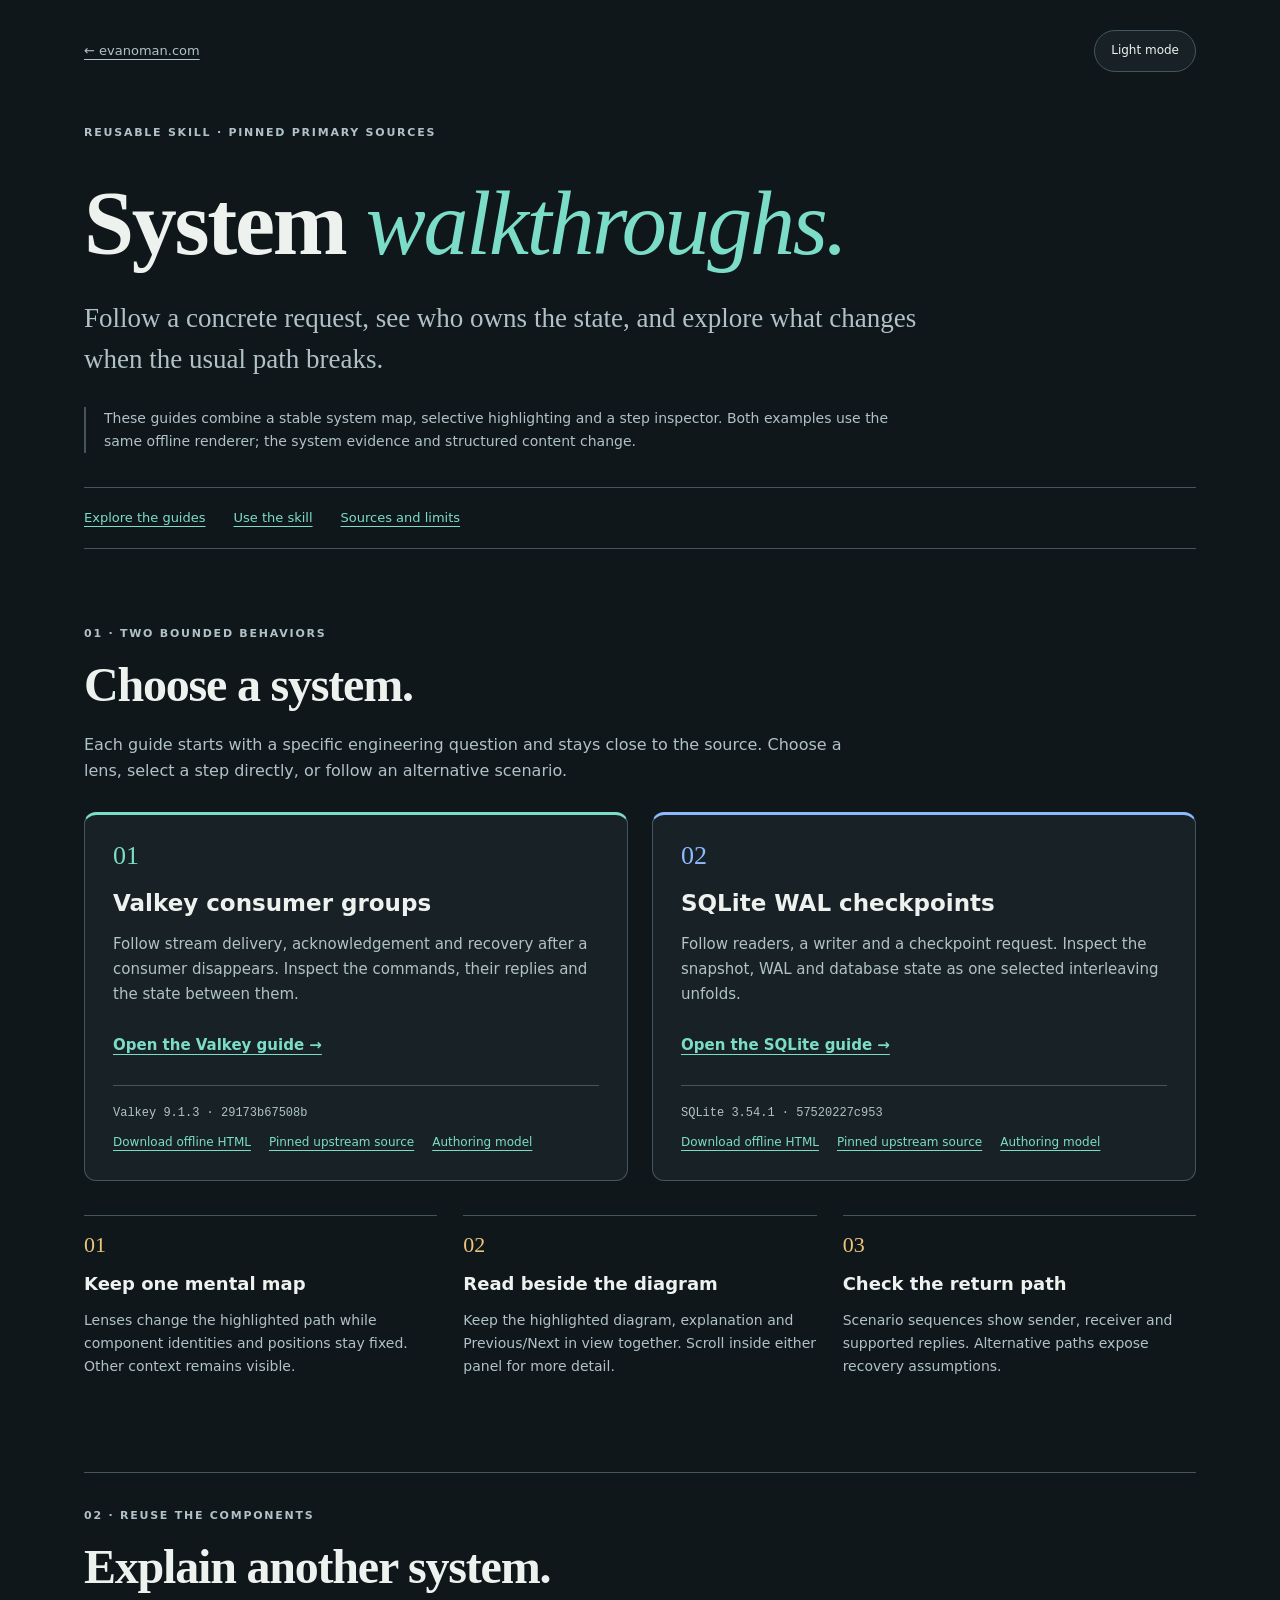
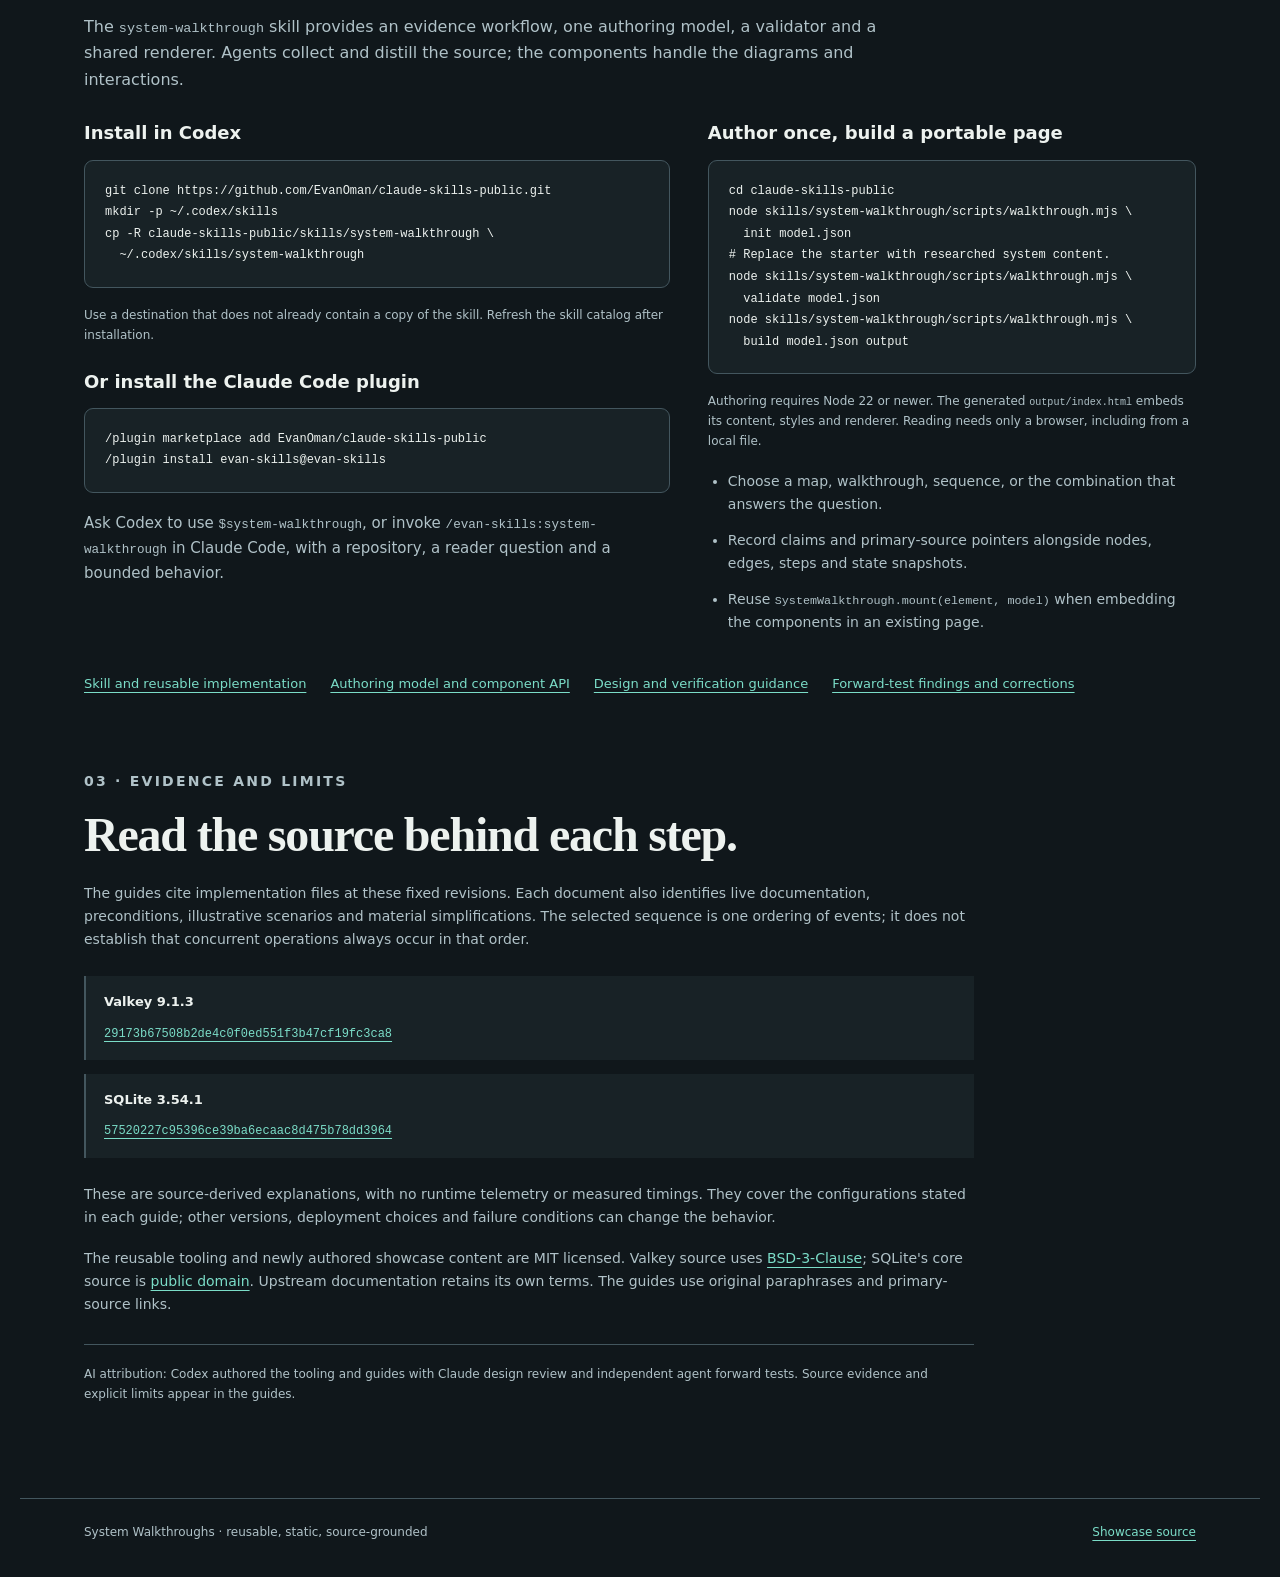
<file: showcases/system-walkthroughs/index.html>
<!doctype html>
<!--
MIT License

Copyright (c) 2026 Evan Oman

Permission is hereby granted, free of charge, to any person obtaining a copy
of this software and associated documentation files (the "Software"), to deal
in the Software without restriction, including without limitation the rights
to use, copy, modify, merge, publish, distribute, sublicense, and/or sell
copies of the Software, and to permit persons to whom the Software is
furnished to do so, subject to the following conditions:

The above copyright notice and this permission notice shall be included in all
copies or substantial portions of the Software.

THE SOFTWARE IS PROVIDED "AS IS", WITHOUT WARRANTY OF ANY KIND, EXPRESS OR
IMPLIED, INCLUDING BUT NOT LIMITED TO THE WARRANTIES OF MERCHANTABILITY,
FITNESS FOR A PARTICULAR PURPOSE AND NONINFRINGEMENT. IN NO EVENT SHALL THE
AUTHORS OR COPYRIGHT HOLDERS BE LIABLE FOR ANY CLAIM, DAMAGES OR OTHER
LIABILITY, WHETHER IN AN ACTION OF CONTRACT, TORT OR OTHERWISE, ARISING FROM,
OUT OF OR IN CONNECTION WITH THE SOFTWARE OR THE USE OR OTHER DEALINGS IN THE
SOFTWARE.
-->
<html lang="en">
<head>
  <meta charset="utf-8">
  <meta name="viewport" content="width=device-width,initial-scale=1">
  <meta name="description" content="Source-grounded interactive guides to Valkey consumer groups and SQLite WAL, plus a reusable skill for explaining other systems.">
  <meta name="color-scheme" content="dark light">
  <meta http-equiv="Content-Security-Policy" content="default-src 'none'; script-src 'unsafe-inline'; style-src 'unsafe-inline'; img-src data:">
  <title>System Walkthroughs</title>
  <script>
    try { if (localStorage.getItem('system-walkthrough-theme') === 'light') document.documentElement.dataset.swTheme = 'light'; } catch (_) {}
  </script>
  <style>
    :root{color-scheme:dark;--bg:#10171b;--panel:#182226;--panel-alt:#1b292e;--ink:#edf2ef;--muted:#b0c2c8;--border:#43565e;--teal:#7bddc8;--blue:#8dbaff;--amber:#edc47c;--violet:#c6a8ff}
    :root[data-sw-theme="light"]{color-scheme:light;--bg:#f6f5ef;--panel:#fffefa;--panel-alt:#ecefe9;--ink:#152c32;--muted:#435d66;--border:#a0b2b6;--teal:#146958;--blue:#275eae;--amber:#805209;--violet:#6e42a5}
    *{box-sizing:border-box}html{background:var(--bg);color:var(--ink);scroll-behavior:smooth}body{margin:0;font:16px/1.65 system-ui,-apple-system,BlinkMacSystemFont,"Segoe UI",sans-serif;overflow-wrap:anywhere}a{color:var(--teal);text-underline-offset:4px}a:hover{text-decoration-thickness:2px}a:focus-visible,button:focus-visible,pre:focus-visible{outline:3px solid var(--amber);outline-offset:5px}button{font:inherit;color:var(--ink);background:var(--panel);border:1px solid var(--border);border-radius:24px;padding:9px 16px;cursor:pointer;min-height:42px;font-size:12px}button:hover{border-color:var(--teal)}h1,h2,h3,p{margin-top:0}h1,h2{font-family:Georgia,"Times New Roman",serif;font-weight:600;line-height:1.1;letter-spacing:-.025em;text-wrap:balance}h1{font-size:clamp(46px,7.2vw,90px);margin:32px 0 25px;max-width:980px}h1 em{color:var(--teal);font-weight:500}h2{font-size:clamp(31px,4vw,48px);margin-bottom:20px}h3{font-size:23px;line-height:1.3;margin-bottom:13px}p{margin-bottom:18px}main,header,footer{max-width:1240px;margin:auto;padding-left:clamp(22px,5vw,68px);padding-right:clamp(22px,5vw,68px)}header{padding-top:30px;display:flex;align-items:center;justify-content:space-between;gap:20px}header a{font-size:13px;color:var(--muted)}main{padding-top:52px;padding-bottom:20px}.kicker{font-size:11px;letter-spacing:.16em;font-weight:650;color:var(--muted);margin-bottom:16px}.lede{font:clamp(21px,2.5vw,27px)/1.5 Georgia,serif;color:var(--muted);max-width:860px;margin-bottom:28px}.hero-note{border-left:2px solid var(--border);padding-left:18px;max-width:830px;color:var(--muted);font-size:14px}.jump{display:flex;gap:16px 28px;flex-wrap:wrap;border-top:1px solid var(--border);border-bottom:1px solid var(--border);padding:19px 0;margin-top:34px;font-size:13px}section{margin-top:76px;scroll-margin-top:30px}.section-top{max-width:800px;margin-bottom:28px}.section-top>p{color:var(--muted)}.guides{display:grid;grid-template-columns:repeat(2,minmax(0,1fr));gap:24px}.card{display:flex;flex-direction:column;background:var(--panel);border:1px solid var(--border);border-radius:12px;padding:28px;min-width:0}.card[data-guide="valkey"]{border-top:3px solid var(--teal)}.card[data-guide="sqlite"]{border-top:3px solid var(--blue)}.card .number{font:26px/1 Georgia,serif;color:var(--teal);margin-bottom:20px}.card[data-guide="sqlite"] .number{color:var(--blue)}.card p{color:var(--muted);font-size:15px}.card .guide-link{font-size:15px;font-weight:600;margin-top:auto;align-self:flex-start;padding:8px 0}.card .meta{font:12px/1.6 ui-monospace,SFMono-Regular,Consolas,monospace;padding-top:18px;margin:20px 0 0;border-top:1px solid var(--border)}.card .source-links{display:flex;flex-wrap:wrap;gap:7px 18px;font-size:12px;margin-top:9px}.features{display:grid;grid-template-columns:repeat(3,minmax(0,1fr));gap:26px;padding:0;list-style:none;margin:34px 0 0;counter-reset:feature}.features li{border-top:1px solid var(--border);padding-top:18px;counter-increment:feature}.features li::before{content:"0" counter(feature);font:22px/1 Georgia,serif;color:var(--amber);display:block;margin-bottom:16px}.features h3{font-size:18px}.features p{font-size:14px;color:var(--muted)}.authoring{border-top:1px solid var(--border);padding-top:34px}.usage-grid{display:grid;grid-template-columns:minmax(0,1.2fr) minmax(0,1fr);gap:38px}.usage-grid>div{min-width:0}.usage-grid p{color:var(--muted);font-size:15px}.usage-grid h3{font-size:18px;margin-top:24px}.usage-grid h3:first-child{margin-top:0}pre{max-width:100%;overflow-x:auto;overscroll-behavior-inline:contain;background:var(--panel);border:1px solid var(--border);border-radius:9px;padding:20px;margin:15px 0 18px;font:12px/1.8 ui-monospace,SFMono-Regular,Consolas,monospace;white-space:pre;tab-size:2;color:var(--ink)}code{font-family:ui-monospace,SFMono-Regular,Consolas,monospace;font-size:.84em}pre code{font-size:inherit}.small{font-size:12px!important}.plain-list{padding-left:20px;color:var(--muted);font-size:14px}.plain-list li{margin-bottom:13px}.link-list{display:flex;gap:10px 24px;flex-wrap:wrap;font-size:13px;margin-top:24px}.evidence{max-width:890px}.evidence p{color:var(--muted);font-size:14px}.pins{margin:25px 0;display:grid;gap:14px}.pin{padding:15px 18px;border-left:2px solid var(--border);background:var(--panel)}.pin strong{display:block;font-size:13px;margin-bottom:6px}.pin a{font:12px/1.7 ui-monospace,SFMono-Regular,Consolas,monospace}.attribution{font-size:12px!important;border-top:1px solid var(--border);padding-top:20px;margin-top:28px}footer{border-top:1px solid var(--border);padding-top:24px;padding-bottom:35px;margin-top:55px;color:var(--muted);font-size:12px;display:flex;justify-content:space-between;gap:15px;flex-wrap:wrap}footer p{margin:0}@media(max-width:760px){header{padding-top:20px}main{padding-top:36px}h1{margin-top:24px}.guides,.usage-grid{grid-template-columns:minmax(0,1fr)}.features{grid-template-columns:minmax(0,1fr);gap:16px}.features li{display:grid;grid-template-columns:35px minmax(0,1fr);gap:0 16px}.features li::before{grid-row:1/3}.features h3{margin:0 0 6px}.features p{margin-bottom:0}.card{padding:24px}section{margin-top:55px}.usage-grid{gap:25px}.jump{gap:14px 22px}}@media(prefers-reduced-motion:reduce){html{scroll-behavior:auto}}@media print{:root{--bg:#fff;--ink:#152c32;--muted:#435d66;--panel:#fff;--border:#a0b2b6;--teal:#146958;--blue:#275eae;--amber:#805209}button,.jump{display:none}main{padding-top:0}h1{font-size:42pt}.guides,.usage-grid{display:block}.card{margin-bottom:20px;break-inside:avoid}a{color:inherit}pre{white-space:pre-wrap}footer{margin-top:25px}}
  </style>
</head>
<body>
  <header>
    <a href="https://evanoman.com/">← evanoman.com</a>
    <button id="theme" type="button" aria-label="Switch color theme">Light mode</button>
  </header>
  <main>
    <div class="hero">
      <p class="kicker">REUSABLE SKILL · PINNED PRIMARY SOURCES</p>
      <h1>System <em>walkthroughs.</em></h1>
      <p class="lede">Follow a concrete request, see who owns the state, and explore what changes when the usual path breaks.</p>
      <p class="hero-note">These guides combine a stable system map, selective highlighting and a step inspector. Both examples use the same offline renderer; the system evidence and structured content change.</p>
      <nav class="jump" aria-label="On this page">
        <a href="#guides">Explore the guides</a>
        <a href="#use">Use the skill</a>
        <a href="#sources">Sources and limits</a>
      </nav>
    </div>
    <section id="guides" aria-labelledby="guides-title">
      <div class="section-top">
        <p class="kicker">01 · TWO BOUNDED BEHAVIORS</p>
        <h2 id="guides-title">Choose a system.</h2>
        <p>Each guide starts with a specific engineering question and stays close to the source. Choose a lens, select a step directly, or follow an alternative scenario.</p>
      </div>
      <div class="guides">
        <article class="card" data-guide="valkey">
          <p class="number" aria-hidden="true">01</p>
          <h3>Valkey consumer groups</h3>
          <p>Follow stream delivery, acknowledgement and recovery after a consumer disappears. Inspect the commands, their replies and the state between them.</p>
          <a class="guide-link" href="valkey/">Open the Valkey guide →</a>
          <p class="meta">Valkey 9.1.3 · 29173b67508b</p>
          <div class="source-links">
            <a href="valkey/index.html" download="valkey-consumer-groups.html">Download offline HTML</a>
            <a href="https://github.com/valkey-io/valkey/tree/29173b67508b2de4c0f0ed551f3b47cf19fc3ca8">Pinned upstream source</a>
            <a href="https://github.com/EvanOman/claude-skills-public/blob/main/skills/system-walkthrough/examples/valkey.json">Authoring model</a>
          </div>
        </article>
        <article class="card" data-guide="sqlite">
          <p class="number" aria-hidden="true">02</p>
          <h3>SQLite WAL checkpoints</h3>
          <p>Follow readers, a writer and a checkpoint request. Inspect the snapshot, WAL and database state as one selected interleaving unfolds.</p>
          <a class="guide-link" href="sqlite/">Open the SQLite guide →</a>
          <p class="meta">SQLite 3.54.1 · 57520227c953</p>
          <div class="source-links">
            <a href="sqlite/index.html" download="sqlite-wal-checkpoints.html">Download offline HTML</a>
            <a href="https://github.com/sqlite/sqlite/tree/57520227c95396ce39ba6ecaac8d475b78dd3964">Pinned upstream source</a>
            <a href="https://github.com/EvanOman/claude-skills-public/blob/main/skills/system-walkthrough/examples/sqlite.json">Authoring model</a>
          </div>
        </article>
      </div>
      <ol class="features" aria-label="Shared reading tools">
        <li><h3>Keep one mental map</h3><p>Lenses change the highlighted path while component identities and positions stay fixed. Other context remains visible.</p></li>
        <li><h3>Read beside the diagram</h3><p>Keep the highlighted diagram, explanation and Previous/Next in view together. Scroll inside either panel for more detail.</p></li>
        <li><h3>Check the return path</h3><p>Scenario sequences show sender, receiver and supported replies. Alternative paths expose recovery assumptions.</p></li>
      </ol>
    </section>
    <section id="use" class="authoring" aria-labelledby="use-title">
      <div class="section-top">
        <p class="kicker">02 · REUSE THE COMPONENTS</p>
        <h2 id="use-title">Explain another system.</h2>
        <p>The <code>system-walkthrough</code> skill provides an evidence workflow, one authoring model, a validator and a shared renderer. Agents collect and distill the source; the components handle the diagrams and interactions.</p>
      </div>
      <div class="usage-grid">
        <div>
          <h3>Install in Codex</h3>
          <pre tabindex="0" aria-label="Codex installation commands"><code>git clone https://github.com/EvanOman/claude-skills-public.git
mkdir -p ~/.codex/skills
cp -R claude-skills-public/skills/system-walkthrough \
  ~/.codex/skills/system-walkthrough</code></pre>
          <p class="small">Use a destination that does not already contain a copy of the skill. Refresh the skill catalog after installation.</p>
          <h3>Or install the Claude Code plugin</h3>
          <pre tabindex="0" aria-label="Claude Code plugin installation commands"><code>/plugin marketplace add EvanOman/claude-skills-public
/plugin install evan-skills@evan-skills</code></pre>
          <p>Ask Codex to use <code>$system-walkthrough</code>, or invoke <code>/evan-skills:system-walkthrough</code> in Claude Code, with a repository, a reader question and a bounded behavior.</p>
        </div>
        <div>
          <h3>Author once, build a portable page</h3>
          <pre tabindex="0" aria-label="Authoring and build commands"><code>cd claude-skills-public
node skills/system-walkthrough/scripts/walkthrough.mjs \
  init model.json
# Replace the starter with researched system content.
node skills/system-walkthrough/scripts/walkthrough.mjs \
  validate model.json
node skills/system-walkthrough/scripts/walkthrough.mjs \
  build model.json output</code></pre>
          <p class="small">Authoring requires Node 22 or newer. The generated <code>output/index.html</code> embeds its content, styles and renderer. Reading needs only a browser, including from a local file.</p>
          <ul class="plain-list">
            <li>Choose a map, walkthrough, sequence, or the combination that answers the question.</li>
            <li>Record claims and primary-source pointers alongside nodes, edges, steps and state snapshots.</li>
            <li>Reuse <code>SystemWalkthrough.mount(element, model)</code> when embedding the components in an existing page.</li>
          </ul>
        </div>
      </div>
      <div class="link-list">
        <a href="https://github.com/EvanOman/claude-skills-public/tree/main/skills/system-walkthrough">Skill and reusable implementation</a>
        <a href="https://github.com/EvanOman/claude-skills-public/blob/main/skills/system-walkthrough/references/model.md">Authoring model and component API</a>
        <a href="https://github.com/EvanOman/claude-skills-public/blob/main/skills/system-walkthrough/references/quality.md">Design and verification guidance</a>
        <a href="https://github.com/EvanOman/claude-skills-public/blob/main/skills/system-walkthrough/references/forward-tests.md">Forward-test findings and corrections</a>
      </div>
    </section>
    <section id="sources" class="evidence" aria-labelledby="sources-title">
      <p class="kicker">03 · EVIDENCE AND LIMITS</p>
      <h2 id="sources-title">Read the source behind each step.</h2>
      <p>The guides cite implementation files at these fixed revisions. Each document also identifies live documentation, preconditions, illustrative scenarios and material simplifications. The selected sequence is one ordering of events; it does not establish that concurrent operations always occur in that order.</p>
      <div class="pins">
        <div class="pin"><strong>Valkey 9.1.3</strong><a href="https://github.com/valkey-io/valkey/tree/29173b67508b2de4c0f0ed551f3b47cf19fc3ca8">29173b67508b2de4c0f0ed551f3b47cf19fc3ca8</a></div>
        <div class="pin"><strong>SQLite 3.54.1</strong><a href="https://github.com/sqlite/sqlite/tree/57520227c95396ce39ba6ecaac8d475b78dd3964">57520227c95396ce39ba6ecaac8d475b78dd3964</a></div>
      </div>
      <p>These are source-derived explanations, with no runtime telemetry or measured timings. They cover the configurations stated in each guide; other versions, deployment choices and failure conditions can change the behavior.</p>
      <p>The reusable tooling and newly authored showcase content are MIT licensed. Valkey source uses <a href="https://github.com/valkey-io/valkey/blob/29173b67508b2de4c0f0ed551f3b47cf19fc3ca8/COPYING">BSD-3-Clause</a>; SQLite's core source is <a href="https://sqlite.org/copyright.html">public domain</a>. Upstream documentation retains its own terms. The guides use original paraphrases and primary-source links.</p>
      <p class="attribution">AI attribution: Codex authored the tooling and guides with Claude design review and independent agent forward tests. Source evidence and explicit limits appear in the guides.</p>
    </section>
  </main>
  <footer>
    <p>System Walkthroughs · reusable, static, source-grounded</p>
    <a href="https://github.com/EvanOman/claude-skills-public/tree/main/showcases/system-walkthroughs">Showcase source</a>
  </footer>
  <script>
    const theme = document.getElementById('theme');
    const label = () => { theme.textContent = document.documentElement.dataset.swTheme === 'light' ? 'Dark mode' : 'Light mode'; };
    label();
    theme.addEventListener('click', () => {
      const next = document.documentElement.dataset.swTheme === 'light' ? 'dark' : 'light';
      document.documentElement.dataset.swTheme = next;
      try { localStorage.setItem('system-walkthrough-theme', next); } catch (_) {}
      label();
    });
  </script>
</body>
</html>
</file>
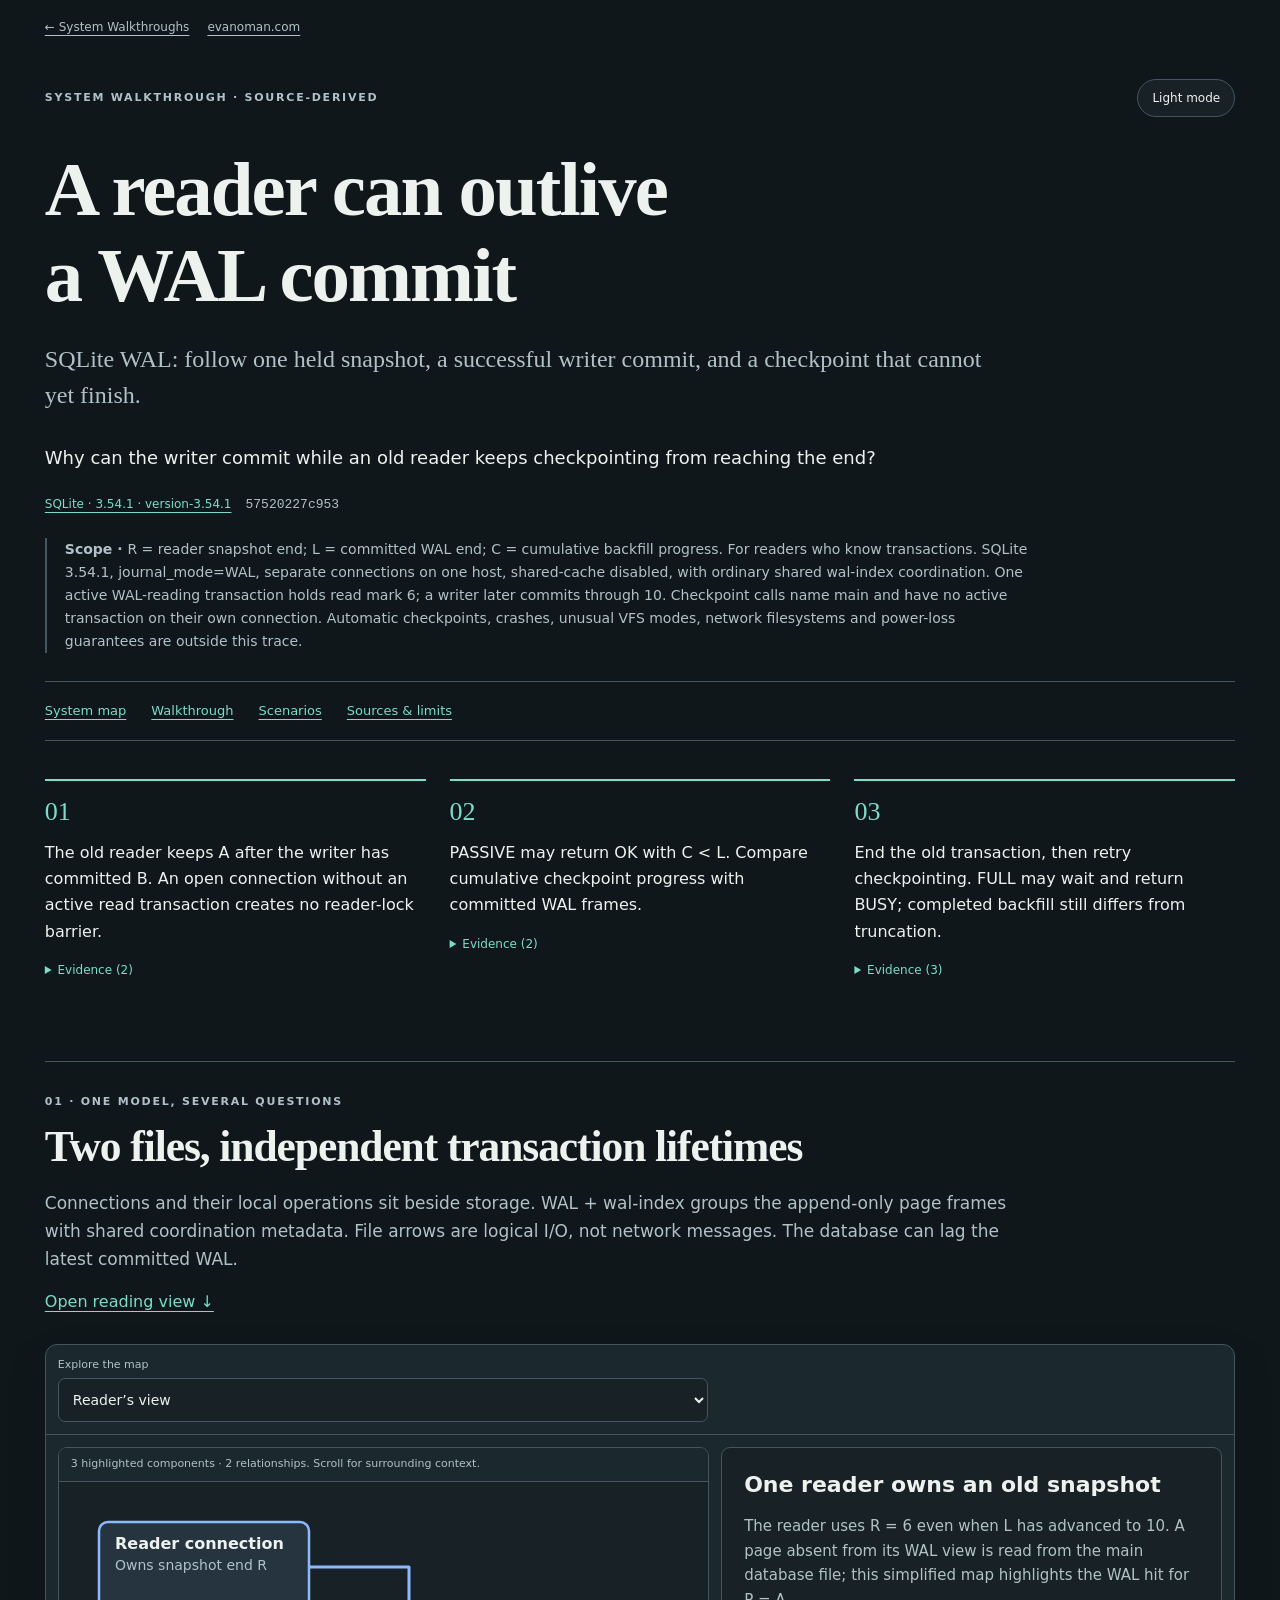
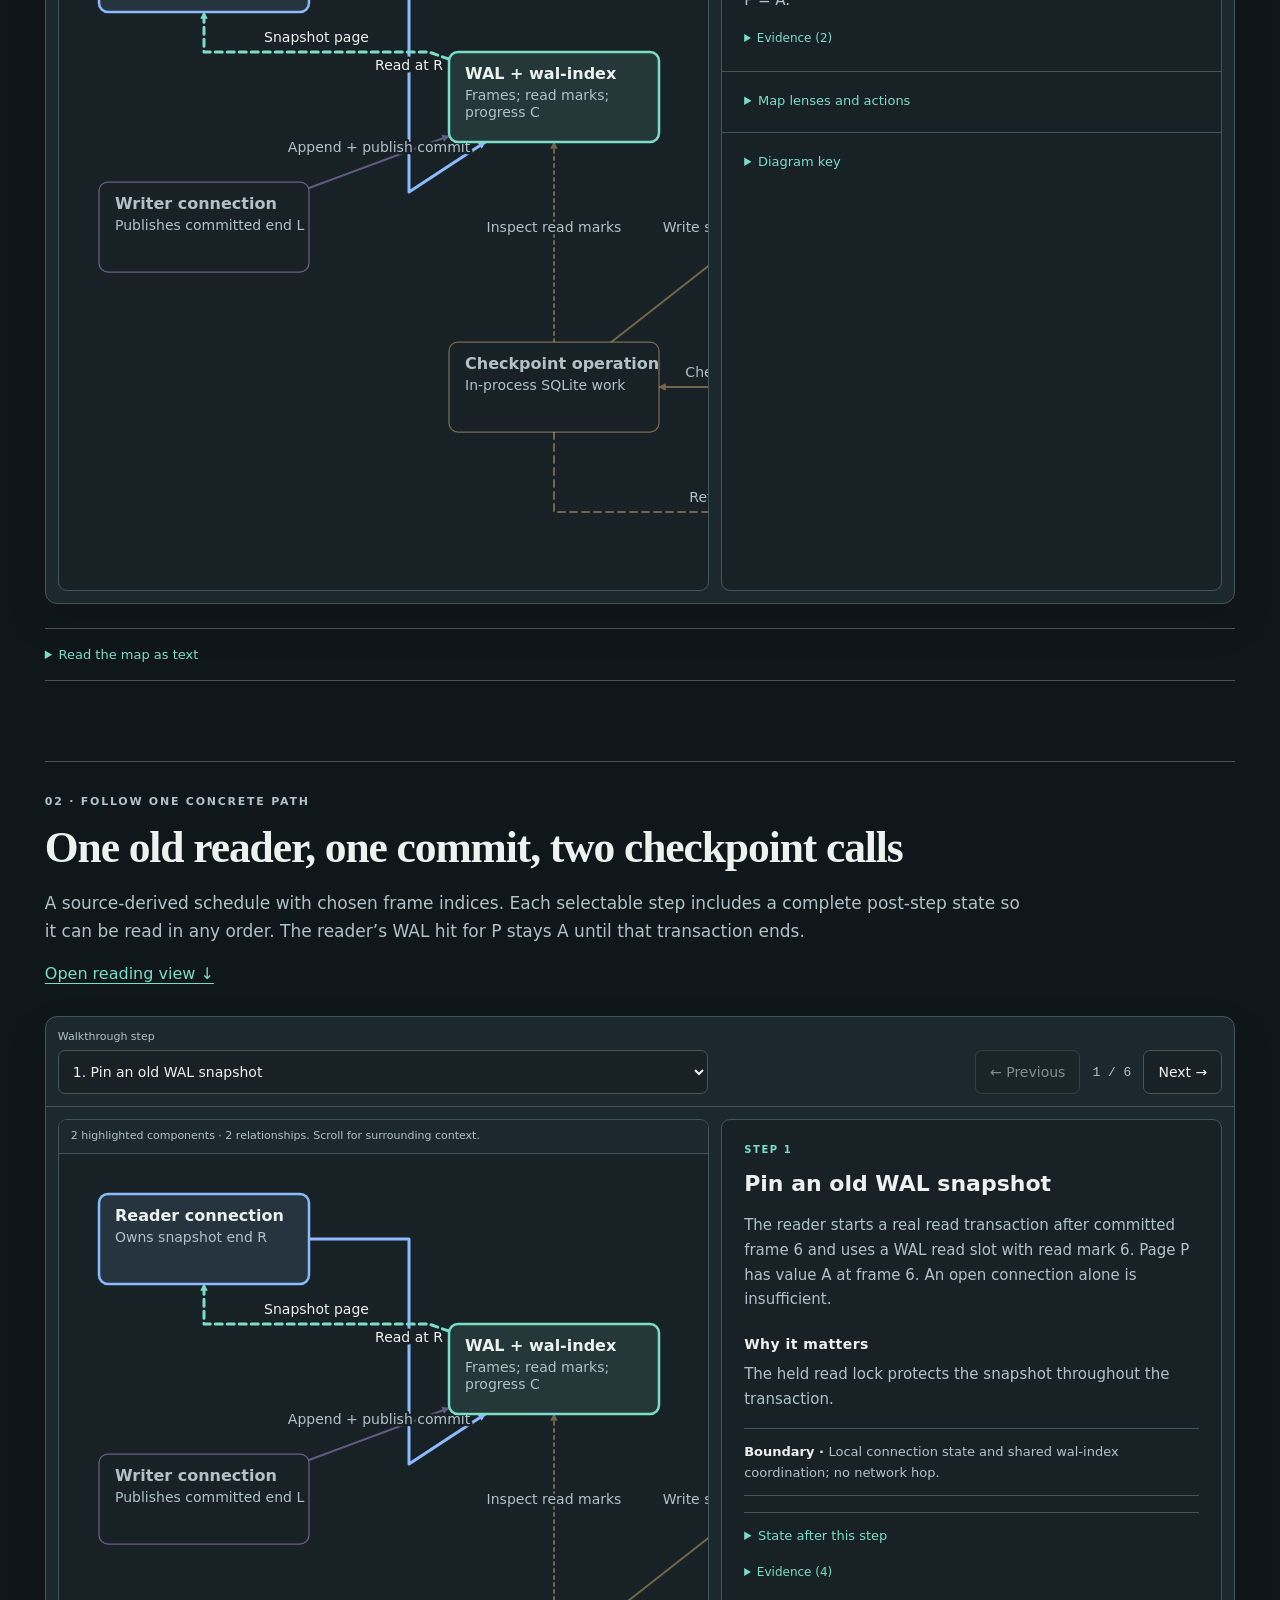
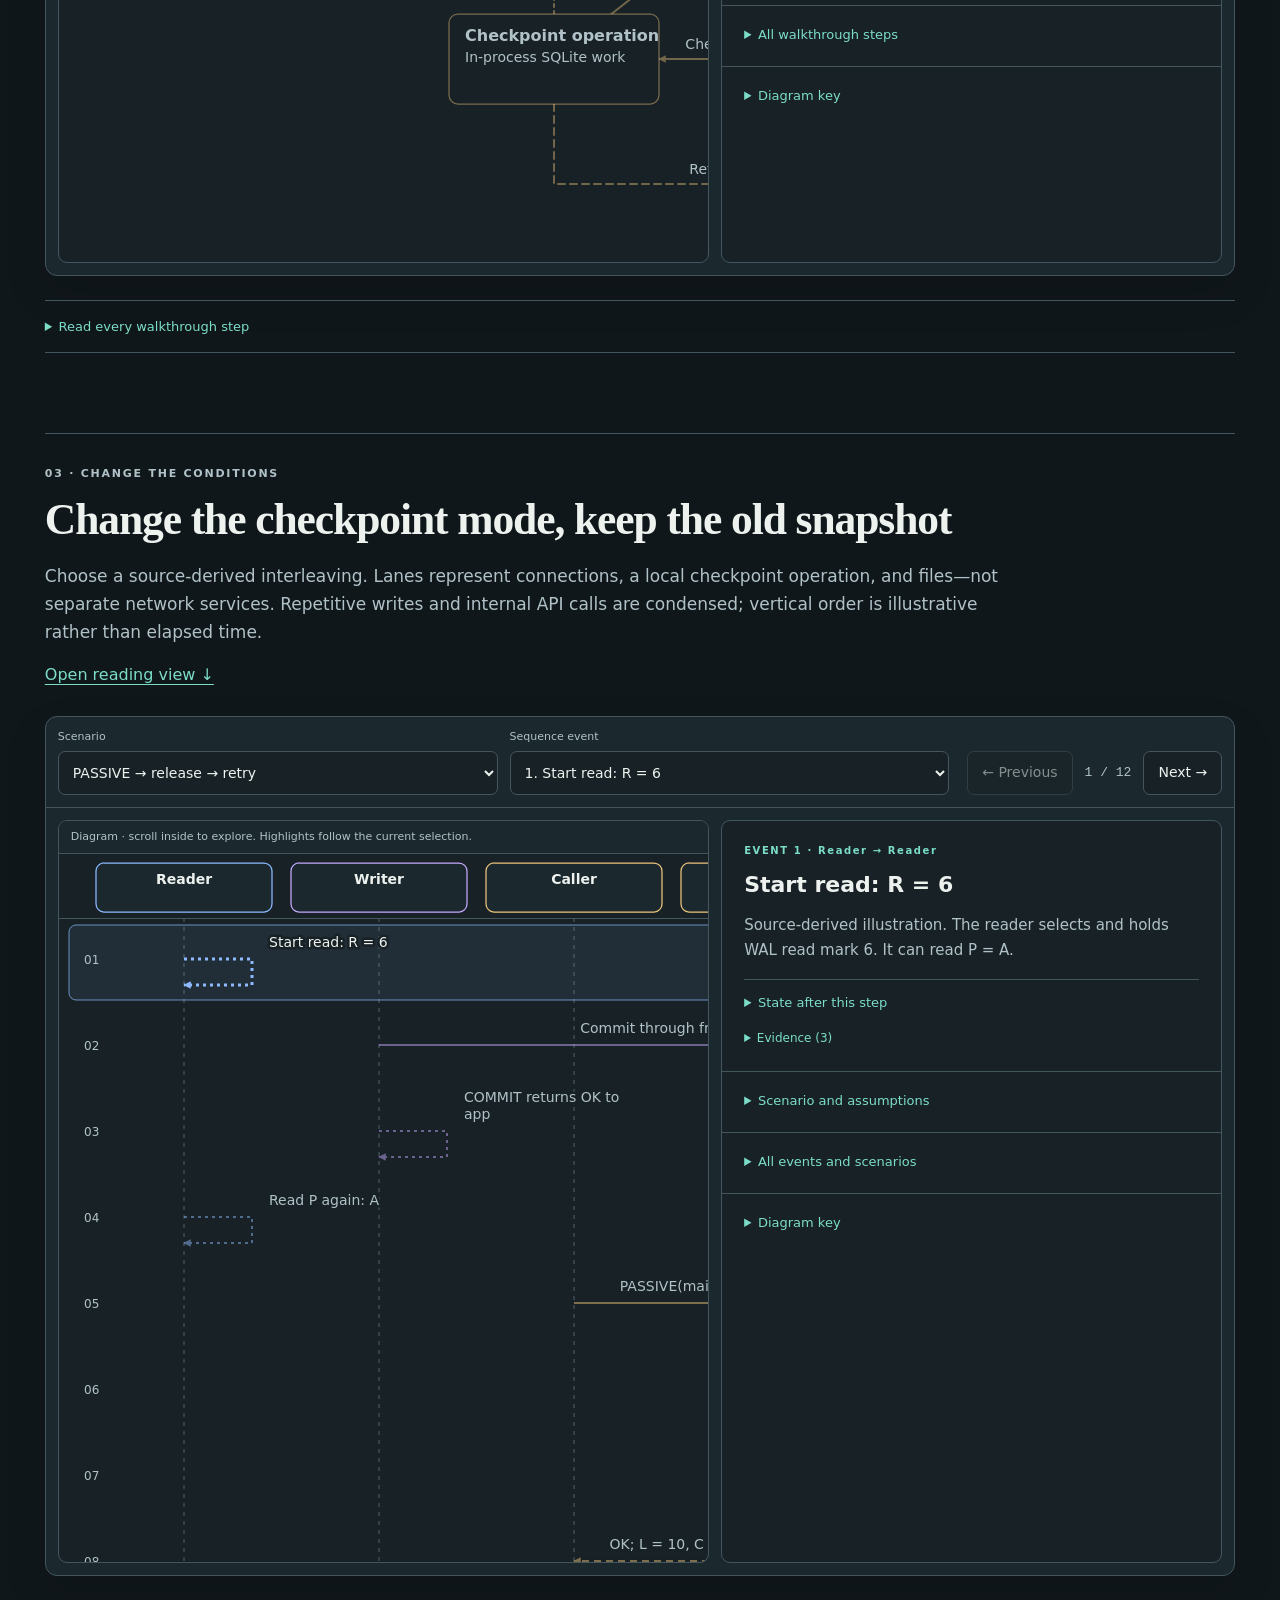
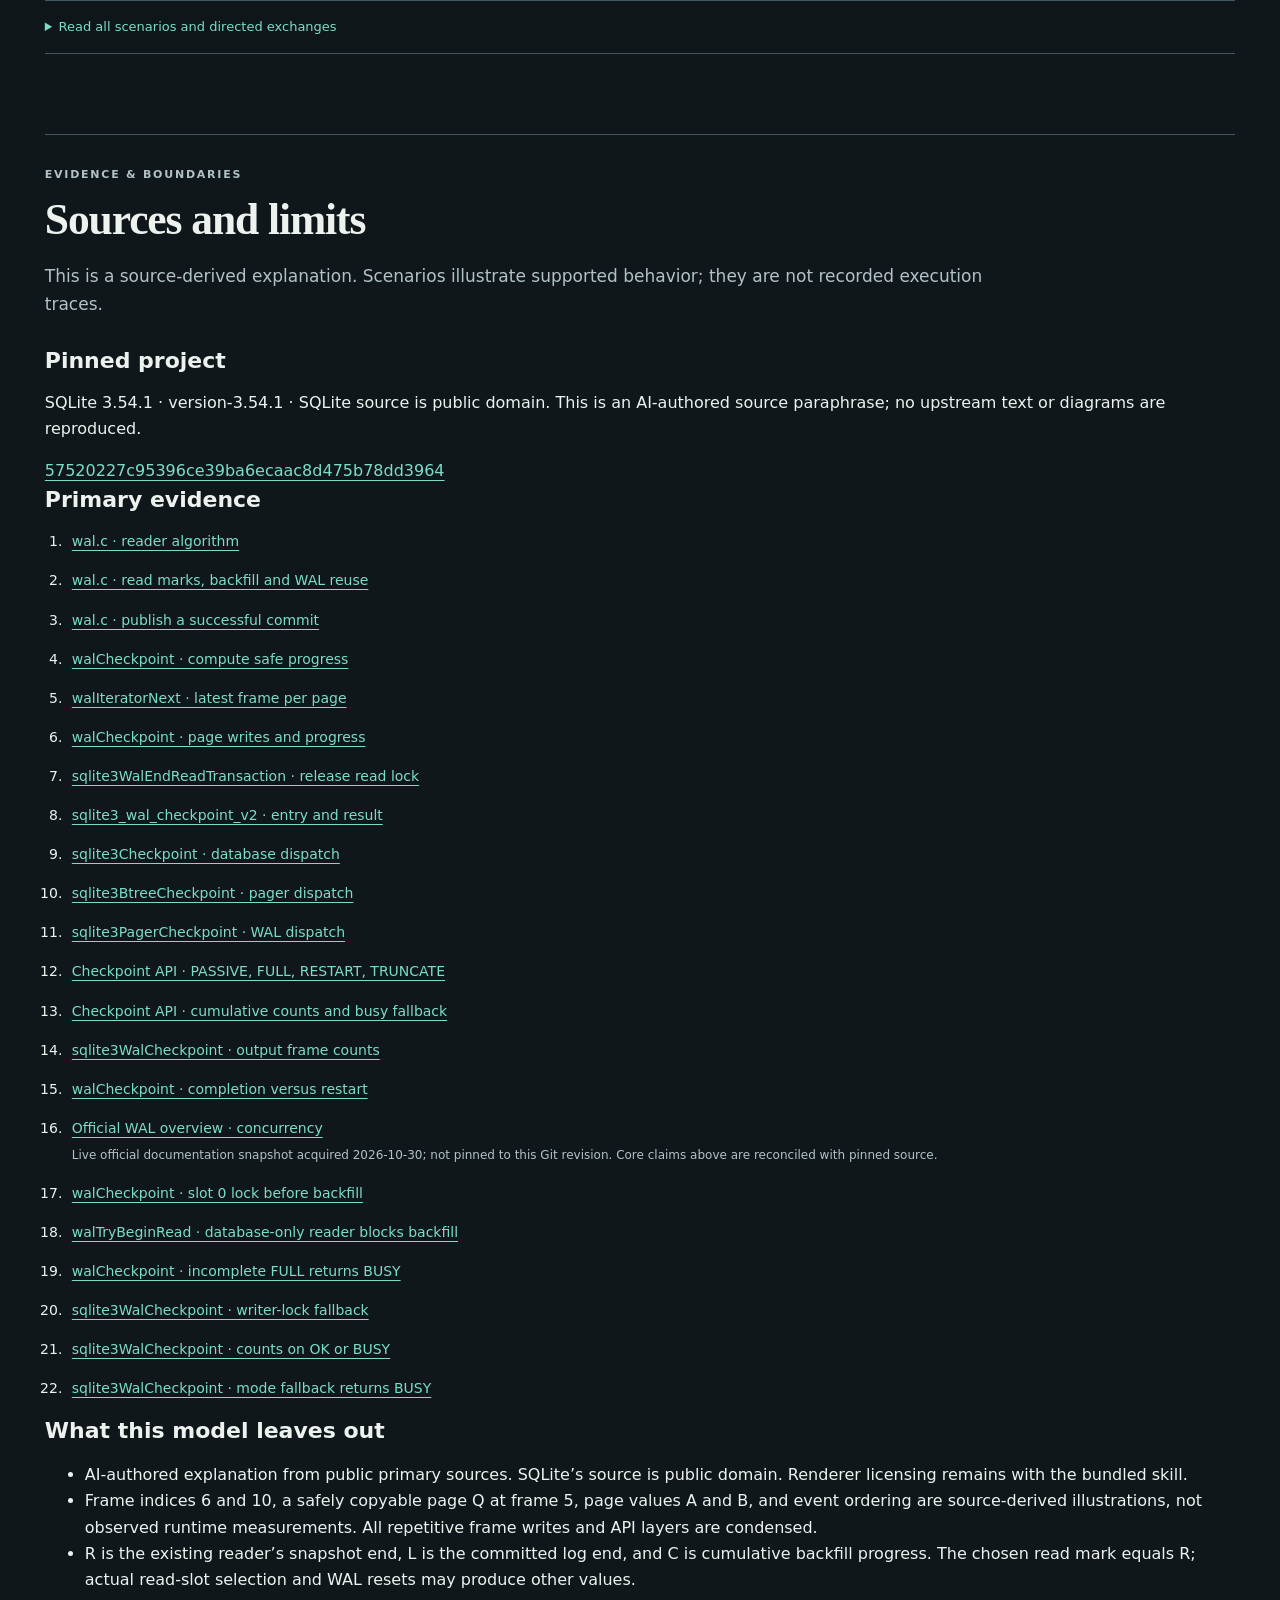
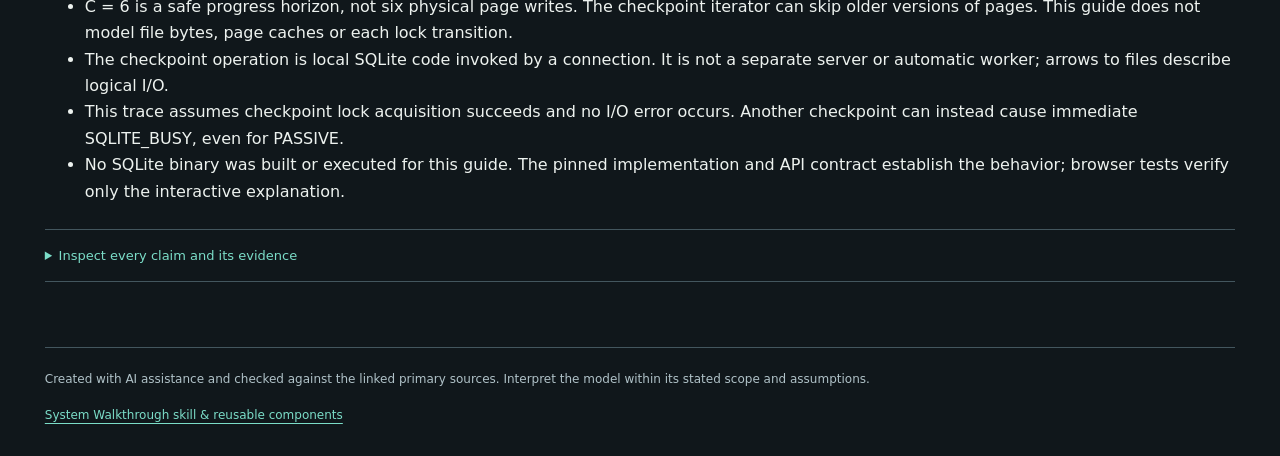
<file: showcases/system-walkthroughs/sqlite/index.html>
<!doctype html>
<!-- System Walkthrough runtime and newly authored content. Third-party sources retain their own terms.
MIT License

Copyright (c) 2026 Evan Oman

Permission is hereby granted, free of charge, to any person obtaining a copy
of this software and associated documentation files (the "Software"), to deal
in the Software without restriction, including without limitation the rights
to use, copy, modify, merge, publish, distribute, sublicense, and/or sell
copies of the Software, and to permit persons to whom the Software is
furnished to do so, subject to the following conditions:

The above copyright notice and this permission notice shall be included in all
copies or substantial portions of the Software.

THE SOFTWARE IS PROVIDED "AS IS", WITHOUT WARRANTY OF ANY KIND, EXPRESS OR
IMPLIED, INCLUDING BUT NOT LIMITED TO THE WARRANTIES OF MERCHANTABILITY,
FITNESS FOR A PARTICULAR PURPOSE AND NONINFRINGEMENT. IN NO EVENT SHALL THE
AUTHORS OR COPYRIGHT HOLDERS BE LIABLE FOR ANY CLAIM, DAMAGES OR OTHER
LIABILITY, WHETHER IN AN ACTION OF CONTRACT, TORT OR OTHERWISE, ARISING FROM,
OUT OF OR IN CONNECTION WITH THE SOFTWARE OR THE USE OR OTHER DEALINGS IN THE
SOFTWARE.
-->
<html lang="en"><head><meta charset="utf-8"><meta name="viewport" content="width=device-width,initial-scale=1"><meta name="description" content="SQLite WAL: follow one held snapshot, a successful writer commit, and a checkpoint that cannot yet finish."><meta name="color-scheme" content="dark light"><meta http-equiv="Content-Security-Policy" content="default-src 'none'; script-src 'unsafe-inline'; style-src 'unsafe-inline'; img-src data:"><title>A reader can outlive a WAL commit · System Walkthroughs</title><script>/* Apply the preference before first paint; blocked storage must not block reading. */
(function () {
  try {
    var theme = localStorage.getItem('system-walkthrough-theme');
    if (theme === 'light') document.documentElement.dataset.swTheme = 'light';
  } catch (_) { /* The default remains dark. */ }
})();
</script><style>html{background:var(--sw-bg,#101719);color:var(--sw-ink,#eaf0ec)}body{margin:0}/* System Walkthrough — all component selectors are scoped to .sw. */
:root {
  color-scheme: dark;
  --sw-bg:#10171b; --sw-panel:#182226; --sw-panel-alt:#1b292e;
  --sw-ink:#edf2ef; --sw-muted:#b0c2c8; --sw-border:#43565e;
  --sw-teal:#7bddc8; --sw-blue:#8dbaff; --sw-amber:#edc47c;
  --sw-violet:#c6a8ff; --sw-rose:#f4a4aa; --sw-slate:#b7c9d0;
  --sw-shadow:0 18px 42px #0002;
}
:root[data-sw-theme="light"] {
  color-scheme:light;
  --sw-bg:#f6f5ef; --sw-panel:#fffefa; --sw-panel-alt:#ecefe9;
  --sw-ink:#152c32; --sw-muted:#435d66; --sw-border:#a0b2b6;
  --sw-teal:#146958; --sw-blue:#275eae; --sw-amber:#805209;
  --sw-violet:#6e42a5; --sw-rose:#a43e4c; --sw-slate:#48636c;
  --sw-shadow:0 18px 42px #213c3210;
}
.sw { max-width:1480px; margin:0 auto; padding:42px clamp(18px,3.5vw,54px) 30px; color:var(--sw-ink); font:16px/1.65 system-ui,-apple-system,BlinkMacSystemFont,"Segoe UI",sans-serif; overflow-wrap:anywhere; }
.sw-site-nav { max-width:1480px; margin:0 auto; padding:18px clamp(18px,3.5vw,54px) 0; display:flex; flex-wrap:wrap; gap:18px; font:12px/1.6 system-ui,sans-serif; }
.sw-site-nav a { color:var(--sw-muted); text-underline-offset:4px; }
.sw-site-nav a:focus-visible { outline:3px solid var(--sw-amber); outline-offset:4px; }
.sw *, .sw *::before, .sw *::after { box-sizing:border-box; }
.sw h1,.sw h2,.sw h3,.sw h4,.sw p { margin-top:0; }
.sw h1,.sw h2 { font-family:Georgia,"Times New Roman",serif; font-weight:600; letter-spacing:-.025em; line-height:1.12; text-wrap:balance; }
.sw h1 { font-size:clamp(44px,6vw,82px); max-width:1100px; margin:30px 0 22px; }
.sw h2 { font-size:clamp(30px,3.4vw,48px); margin-bottom:18px; }
.sw h3 { font-size:22px; line-height:1.35; margin-bottom:14px; }
.sw h4 { font-size:14px; letter-spacing:.035em; line-height:1.5; margin:22px 0 7px; }
.sw p { margin-bottom:16px; }
.sw a { color:var(--sw-teal); text-underline-offset:4px; text-decoration-thickness:1px; }
.sw a:hover { text-decoration-thickness:2px; }
.sw button { min-height:44px; border:1px solid var(--sw-border); border-radius:7px; padding:9px 14px; background:var(--sw-panel); color:var(--sw-ink); font:inherit; font-size:14px; line-height:1.4; cursor:pointer; text-align:left; }
.sw button:hover { background:var(--sw-panel-alt); border-color:var(--sw-teal); }
.sw button[aria-pressed="true"],.sw button[aria-current="step"] { border-color:var(--sw-teal); background:color-mix(in srgb,var(--sw-teal) 12%,var(--sw-panel)); box-shadow:inset 3px 0 0 var(--sw-teal); }
.sw button:disabled { opacity:.5; cursor:default; }
.sw :focus-visible { outline:3px solid var(--sw-amber); outline-offset:4px; }
.sw code { font:13px/1.6 ui-monospace,SFMono-Regular,Consolas,monospace; color:var(--sw-muted); }
.sw .sw-kicker { font:600 11px/1.5 system-ui,sans-serif; letter-spacing:.16em; color:var(--sw-muted); margin-bottom:12px; }
.sw-topline { display:flex; align-items:center; justify-content:space-between; gap:18px; }
.sw-topline .sw-kicker { margin-bottom:0; }
.sw .sw-theme { flex-shrink:0; min-height:38px; border-radius:25px; font-size:12px; }
.sw .sw-subtitle { font:24px/1.5 Georgia,serif; max-width:940px; color:var(--sw-muted); }
.sw .sw-question { max-width:900px; margin:30px 0 22px; font-size:18px; color:var(--sw-ink); }
.sw-snapshot { display:flex; align-items:center; gap:14px; flex-wrap:wrap; font-size:12px; }
.sw .sw-scope { max-width:990px; color:var(--sw-muted); font-size:14px; border-left:2px solid var(--sw-border); padding-left:18px; margin:22px 0 28px; }
.sw-nav { display:flex; flex-wrap:wrap; gap:12px 25px; padding:18px 0; border-top:1px solid var(--sw-border); border-bottom:1px solid var(--sw-border); font-size:13px; }
.sw-takeaways { list-style:none; padding:0; display:grid; grid-template-columns:repeat(auto-fit,minmax(min(100%,280px),1fr)); gap:24px; counter-reset:takeaways; margin:38px 0 0; }
.sw-takeaways>li { border-top:2px solid var(--sw-teal); padding:18px 0 0; counter-increment:takeaways; }
.sw-takeaways>li::before { content:"0" counter(takeaways); display:block; color:var(--sw-teal); font:26px/1 Georgia,serif; margin-bottom:15px; }
.sw-takeaways p { font-size:16px; }
.sw-section { margin-top:80px; padding-top:32px; border-top:1px solid var(--sw-border); scroll-margin-top:25px; min-width:0; }
.sw-section-heading { max-width:990px; margin-bottom:28px; }
.sw .sw-section-intro { color:var(--sw-muted); font-size:17px; }
.sw-controls { display:flex; flex-wrap:wrap; gap:8px; margin:0 0 15px; min-width:0; }
.sw-controls button { font-size:13px; }
.sw-intents { align-items:center; padding:10px 0 6px; }
.sw-control-label { font-size:11px; text-transform:uppercase; letter-spacing:.08em; color:var(--sw-muted); margin-right:8px; }
.sw-legend { padding:0; margin:18px 0 20px; display:flex; gap:12px 24px; flex-wrap:wrap; list-style:none; color:var(--sw-muted); font-size:12px; }
.sw-legend li { display:flex; align-items:center; gap:7px; }
.sw [data-color="teal"] { --sw-role:var(--sw-teal); }
.sw [data-color="blue"] { --sw-role:var(--sw-blue); }
.sw [data-color="amber"] { --sw-role:var(--sw-amber); }
.sw [data-color="violet"] { --sw-role:var(--sw-violet); }
.sw [data-color="rose"] { --sw-role:var(--sw-rose); }
.sw [data-color="slate"] { --sw-role:var(--sw-slate); }
.sw-dot { width:8px; height:8px; border-radius:50%; background:var(--sw-role); flex-shrink:0; }
.sw-reader-stage { height:calc(100vh - 32px); height:min(860px,calc(100svh - 32px)); display:grid; grid-template-rows:auto minmax(0,1fr); min-width:0; border:1px solid var(--sw-border); border-radius:12px; background:var(--sw-panel-alt); box-shadow:var(--sw-shadow); scroll-margin-top:16px; }
.sw-stage-toolbar { display:grid; grid-template-columns:minmax(0,1fr) auto; align-items:end; gap:18px; padding:12px; border-bottom:1px solid var(--sw-border); min-width:0; }
.sw-stage-choices { display:flex; gap:12px; min-width:0; }
.sw-chooser { display:flex; flex:1; flex-direction:column; gap:5px; min-width:0; max-width:650px; }
.sw-chooser>span { color:var(--sw-muted); font-size:11px; line-height:1.5; }
.sw-chooser select { width:100%; min-width:0; min-height:44px; border:1px solid var(--sw-border); border-radius:7px; padding:8px 28px 8px 10px; background:var(--sw-panel); color:var(--sw-ink); font:14px/1.4 system-ui,sans-serif; text-overflow:ellipsis; }
.sw-stage-content { display:grid; grid-template-columns:minmax(0,1.3fr) minmax(320px,1fr); gap:12px; padding:12px; min-width:0; min-height:0; }
.sw-reader-canvas,.sw-diagram-host { display:grid; min-width:0; min-height:0; }
.sw-diagram-shell { display:flex; flex-direction:column; border:1px solid var(--sw-border); border-radius:9px; background:var(--sw-panel); min-width:0; min-height:0; overflow:hidden; }
.sw .sw-scroll-hint { flex-shrink:0; padding:8px 12px; background:var(--sw-panel-alt); margin:0; font-size:11px; color:var(--sw-muted); border-bottom:1px solid var(--sw-border); line-height:1.5; }
.sw-viewport { flex:1; min-height:0; max-width:100%; overflow:auto; overscroll-behavior:contain; scrollbar-color:var(--sw-border) var(--sw-panel); }
.sw-diagram { display:block; width:var(--sw-diagram-width); min-width:var(--sw-diagram-width); max-width:none; height:auto; }
.sw-diagram text { font-family:system-ui,sans-serif; fill:var(--sw-ink); }
.sw-map-node rect { fill:var(--sw-panel); stroke:var(--sw-role); stroke-width:1.25; }
.sw-map-node[data-active="true"] rect { fill:color-mix(in srgb,var(--sw-role) 12%,var(--sw-panel)); stroke-width:2.5; }
.sw-map-node[data-active="false"] rect { stroke-opacity:.45; }
.sw-map-node[data-active="false"] .sw-node-label { fill:var(--sw-muted); }
.sw-node-label { font-size:16px; font-weight:600; }
.sw-node-detail { font-size:14px; fill:var(--sw-muted)!important; }
.sw-map-edge polyline { fill:none; stroke:var(--sw-role); stroke-width:2; stroke-linecap:round; stroke-linejoin:round; }
.sw-map-edge[data-active="false"] polyline { opacity:.42; }
.sw-map-edge[data-active="false"] .sw-edge-label { fill:var(--sw-muted); }
.sw-map-edge[data-active="true"] polyline { stroke-width:3; }
.sw [data-kind="return"] polyline,.sw [data-kind="return"] .sw-message { stroke-dasharray:7 5; }
.sw [data-kind="control"] polyline,.sw [data-kind="control"] .sw-message { stroke-dasharray:3 4; }
.sw-edge-label { font-size:14px; font-weight:500; paint-order:stroke; stroke:var(--sw-panel); stroke-width:5px; stroke-linejoin:round; }
.sw-inspector-host { min-width:0; min-height:0; overflow:auto; overscroll-behavior:contain; border:1px solid var(--sw-border); border-radius:9px; background:var(--sw-panel); scrollbar-color:var(--sw-border) var(--sw-panel); }
.sw-inspector { padding:22px; min-width:0; }
.sw-inspector p { color:var(--sw-muted); font-size:15px; }
.sw-inspector .sw-kicker { color:var(--sw-teal); font-size:10px; }
.sw .sw-boundary { border-top:1px solid var(--sw-border); border-bottom:1px solid var(--sw-border); padding:12px 0; font-size:13px; }
.sw-boundary strong { color:var(--sw-ink); }
.sw-state { margin:0; }
.sw-state>div { padding:10px 0; border-bottom:1px solid var(--sw-border); }
.sw-state>div:last-child { border-bottom:0; }
.sw-state dt { color:var(--sw-amber); font:600 12px/1.5 system-ui,sans-serif; }
.sw-state dd { margin:5px 0 0; font-size:13px; line-height:1.6; color:var(--sw-muted); }
.sw-state-panel { margin-top:18px; }
.sw-state-panel h4 { margin-top:10px; }
.sw-step-navigation { display:flex; align-items:center; justify-content:space-between; gap:12px; margin:0; }
.sw-position { color:var(--sw-muted); font:13px/1.5 ui-monospace,monospace; white-space:nowrap; }
.sw-step-list { padding:0; margin:0; list-style:none; display:grid; gap:7px; }
.sw-step-list button { width:100%; font-size:13px; min-height:45px; }
.sw-evidence { font-size:12px; margin-top:16px; }
.sw-reader-state { font-size:13px; margin-top:16px; padding-top:12px; border-top:1px solid var(--sw-border); }
.sw-reader-state .sw-state-panel>h4 { display:none; }
.sw-reader-context { border-top:1px solid var(--sw-border); padding:8px 22px; font-size:13px; }
.sw-reader-context>summary { min-height:44px; padding:10px 0; }
.sw-reader-context .sw-controls { margin-top:12px; }
.sw-reader-context .sw-legend { margin:10px 0; }
.sw-reader-context .sw-step-list { padding:8px 0 14px; }
.sw summary { cursor:pointer; color:var(--sw-teal); }
.sw-evidence-list { padding-left:18px; margin-top:16px; }
.sw-evidence-list li { margin:0 0 18px; }
.sw-evidence-list p { font-size:12px; margin:4px 0 6px; }
.sw-claim-kind { display:inline-block; font-size:10px; text-transform:uppercase; letter-spacing:.06em; color:var(--sw-amber); }
.sw-source-links { display:flex; flex-wrap:wrap; gap:7px 14px; font-size:12px; }
.sw-source-links a { max-width:100%; }
.sw-text-alternative { margin-top:24px; border-top:1px solid var(--sw-border); border-bottom:1px solid var(--sw-border); padding:15px 0; font-size:13px; }
.sw-text-body { max-width:960px; padding:20px 0 8px; }
.sw-text-body article { border-top:1px solid var(--sw-border); padding-top:18px; margin-top:25px; }
.sw-text-body h3 { font-size:19px; }
.sw-text-body p { font-size:14px; }
.sw-scenario-summary { border-left:3px solid var(--sw-teal); padding:12px 16px; margin:12px 0; }
.sw-scenario-summary p { margin-bottom:10px; font-size:15px; }
.sw-assumptions { padding-left:18px; margin:12px 0 0; color:var(--sw-muted); font-size:12px; }
.sw-sequence-sticky { position:sticky; top:0; height:0; z-index:2; pointer-events:none; }
.sw [data-sequence-header] { background:var(--sw-panel); box-shadow:0 1px 0 var(--sw-border); }
.sw-lifeline { stroke:var(--sw-border); stroke-width:1.25; stroke-dasharray:4 5; }
.sw-lane-box { fill:var(--sw-panel-alt); stroke:var(--sw-role); stroke-width:1.25; }
.sw-lane-label { font-size:14px; font-weight:600; }
.sw-sequence-row { fill:transparent; }
.sw-sequence-event[data-active="true"] .sw-sequence-row { fill:color-mix(in srgb,var(--sw-role) 8%,transparent); stroke:var(--sw-role); stroke-width:.7; }
.sw-message { stroke:var(--sw-role); stroke-width:2; fill:none; }
.sw-sequence-event[data-active="true"] .sw-message { stroke-width:3; }
.sw-sequence-event[data-active="false"] .sw-message { opacity:.48; }
.sw-sequence-event[data-active="false"] .sw-edge-label { fill:var(--sw-muted); }
.sw-row-number { font-size:12px; fill:var(--sw-muted)!important; }
.sw-source-catalog { padding-left:22px; max-width:1000px; }
.sw-source-catalog li { padding-left:5px; margin-bottom:16px; font-size:14px; }
.sw-source-catalog p { color:var(--sw-muted); font-size:12px; margin-top:6px; }
.sw-footer { margin-top:65px; border-top:1px solid var(--sw-border); padding-top:22px; color:var(--sw-muted); font-size:12px; }
.sw-footer p { max-width:850px; }
@media(max-width:760px) {
  .sw { padding-top:24px; }
  .sw h1 { margin-top:24px; }
  .sw .sw-subtitle { font-size:21px; }
  .sw .sw-question { font-size:16px; }
  .sw-topline { align-items:flex-start; }
  .sw .sw-kicker { font-size:10px; }
  .sw-section { margin-top:52px; padding-top:26px; }
  .sw-reader-stage { height:calc(100vh - 24px); height:calc(100svh - 24px); scroll-margin-top:12px; }
  .sw-stage-toolbar { grid-template-columns:minmax(0,1fr); gap:10px; padding:10px; }
  .sw-stage-choices { gap:10px; }
  .sw-chooser { max-width:none; }
  .sw-stage-content { grid-template-columns:minmax(0,1fr); grid-template-rows:minmax(200px,38%) minmax(0,1fr); gap:10px; padding:10px; }
  .sw-step-navigation { width:100%; }
  .sw-step-list button { height:100%; font-size:12px; }
  .sw-inspector { padding:18px; }
  .sw-inspector h3 { font-size:21px; }
  .sw-reader-context { padding:8px 18px; }
  .sw .sw-scroll-hint { font-size:10px; }
}
@media(max-height:540px) {
  .sw-reader-stage { height:680px; }
}
@media(prefers-reduced-motion:reduce) { .sw *, .sw *::before, .sw *::after { scroll-behavior:auto!important; animation:none!important; transition:none!important; } }
@media print {
  :root { --sw-bg:#fff; --sw-panel:#fff; --sw-panel-alt:#f5f5f5; --sw-ink:#142b30; --sw-muted:#374e56; --sw-border:#a0b2b6; --sw-teal:#146958; --sw-blue:#275eae; --sw-amber:#805209; --sw-violet:#6e42a5; --sw-rose:#a43e4c; --sw-slate:#48636c; }
  .sw { max-width:none; padding:0; font-size:11pt; }
  .sw h1 { font-size:36pt; }
  .sw h2 { font-size:24pt; }
  .sw-section { margin-top:35pt; }
  .sw button,.sw-controls,.sw-stage-toolbar,.sw-nav,.sw-step-list,.sw-scroll-hint { display:none; }
  .sw-reader-stage { display:block; height:auto; min-height:0; border:0; box-shadow:none; }
  .sw-stage-content,.sw-reader-canvas,.sw-diagram-host { display:block; padding:0; min-height:0; }
  .sw-viewport,.sw-inspector-host { overflow:visible; max-height:none; }
  .sw-sequence-sticky { position:static; }
  .sw-diagram { min-width:0; width:100%; }
  .sw-map-node,.sw-map-edge,.sw-sequence-event { opacity:1!important; }
  .sw details::details-content { display:block!important; content-visibility:visible!important; }
  .sw-inspector { box-shadow:none; margin-top:15pt; }
  .sw-diagram-shell { box-shadow:none; }
  .sw a { color:inherit; }
}
</style></head>
<body><nav class="sw-site-nav" aria-label="Site"><a href="../">← System Walkthroughs</a><a href="https://evanoman.com/">evanoman.com</a></nav><main id="walkthrough"></main><noscript><article class="sw"><h1>A reader can outlive a WAL commit</h1><p>SQLite WAL: follow one held snapshot, a successful writer commit, and a checkpoint that cannot yet finish.</p><p>Why can the writer commit while an old reader keeps checkpointing from reaching the end?</p><p>R = reader snapshot end; L = committed WAL end; C = cumulative backfill progress. For readers who know transactions. SQLite 3.54.1, journal_mode=WAL, separate connections on one host, shared-cache disabled, with ordinary shared wal-index coordination. One active WAL-reading transaction holds read mark 6; a writer later commits through 10. Checkpoint calls name main and have no active transaction on their own connection. Automatic checkpoints, crashes, unusual VFS modes, network filesystems and power-loss guarantees are outside this trace.</p><h2>Two files, independent transaction lifetimes</h2><p>Connections and their local operations sit beside storage. WAL + wal-index groups the append-only page frames with shared coordination metadata. File arrows are logical I/O, not network messages. The database can lag the latest committed WAL.</p><ul><li>Reader connection: Owns snapshot end R</li><li>Writer connection: Publishes committed end L</li><li>WAL + wal-index: Frames; read marks; progress C</li><li>Main database file: Receives safe page versions</li><li>Checkpoint operation: In-process SQLite work</li><li>Checkpoint caller: Another SQLite connection</li></ul><ul><li>reader → wal: Read at R (request)</li><li>wal → reader: Snapshot page (return)</li><li>writer → wal: Append + publish commit (data)</li><li>caller → checkpointer: Checkpoint call (request)</li><li>checkpointer → caller: Return rc, L, C (return)</li><li>checkpointer → wal: Inspect read marks (control)</li><li>checkpointer → db: Write safe WAL pages (data)</li></ul><h3>One reader owns an old snapshot</h3><p>The reader uses R = 6 even when L has advanced to 10. A page absent from its WAL view is read from the main database file; this simplified map highlights the WAL hit for P = A.</p><h3>A commit publishes a newer end</h3><p>The writer appends and commits, publishing L = 10. The old reader continues using R = 6; no snapshot update arrow goes to it.</p><h3>The caller receives progress, not an empty-file promise</h3><p>The local checkpoint operation inspects read marks, makes safe file writes, and returns rc plus frame counts L and C. PASSIVE can stop short.</p><h3>Recognize an unfinished PASSIVE checkpoint</h3><p>Under the chosen interleaving, OK with L = 10 and C = 6 means safe progress was made while the held old read mark stopped completion. Other readers or writers can also affect a real checkpoint.</p><h3>Release the transaction, then call again</h3><p>Ending the old reader removes its lock. It does not issue a checkpoint; the application explicitly requests the retry shown here. Even C = L does not promise a zero-byte WAL.</p><h2>One old reader, one commit, two checkpoint calls</h2><ol><li><h3>Pin an old WAL snapshot</h3><p>The reader starts a real read transaction after committed frame 6 and uses a WAL read slot with read mark 6. Page P has value A at frame 6. An open connection alone is insufficient.</p><p>The held read lock protects the snapshot throughout the transaction.</p><p>Local connection state and shared wal-index coordination; no network hop.</p><ul><li>Reader: R = 6 held; page P reads A.</li><li>Writer: Commit through frame 6 already complete.</li><li>WAL + wal-index: L = 6; C = 0; P = A at frame 6.</li><li>Main database: Baseline pages; no new checkpoint yet.</li><li>Checkpoint caller: No checkpoint request yet.</li></ul></li><li><h3>Commit newer frames</h3><p>A separate writer appends frames through a commit at frame 10, where P becomes B. Its commit succeeds. The old reader still reads A from its R = 6 snapshot.</p><p>Publishing L = 10 permits a new snapshot to include B; it does not advance this reader.</p><p>Writer to WAL storage, then local commit result; no checkpoint promise.</p><ul><li>Reader: R = 6 held; page P reads A.</li><li>Writer: Commit through frame 10 returned OK.</li><li>WAL + wal-index: L = 10; C = 0. P = A at frame 6; P = B at frame 10.</li><li>Main database: Baseline pages; no new checkpoint yet.</li><li>Checkpoint caller: No checkpoint request yet.</li></ul></li><li><h3>Ask for PASSIVE</h3><p>A different connection calls sqlite3_wal_checkpoint_v2(db, &quot;main&quot;, PASSIVE, &amp;L, &amp;C). The API passes through B-tree and pager layers to WAL checkpointing.</p><p>The caller asks for safe progress without waiting for transactions to finish.</p><p>In-process API dispatch; the checkpoint operation is not an automatic daemon.</p><ul><li>Reader: R = 6 held; page P reads A.</li><li>Writer: Commit through frame 10 returned OK.</li><li>WAL + wal-index: L = 10; C = 0. Active old read mark = 6.</li><li>Main database: Baseline pages; no new checkpoint yet.</li><li>Checkpoint caller: PASSIVE in progress; checkpoint lock acquired.</li></ul></li><li><h3>Return OK with work remaining</h3><p>The held read mark limits safe checkpoint progress to 6. In this schedule, safe page writes advance C to 6; the API returns SQLITE_OK with L = 10 and C = 6.</p><p>Advancing beyond the old read mark could overwrite database pages still needed by the old snapshot. OK reports this PASSIVE attempt succeeded, not that the WAL is empty.</p><p>WAL page content to the main file, then an API return to the checkpoint caller.</p><ul><li>Reader: R = 6 held; page P reads A.</li><li>Writer: Commit through frame 10 returned OK.</li><li>WAL + wal-index: L = 10; C = 6. WAL frames remain available.</li><li>Main database: Safe page writes made; not the whole latest snapshot.</li><li>Checkpoint caller: PASSIVE returned SQLITE_OK, L = 10, C = 6.</li></ul></li><li><h3>End the old reader</h3><p>The application ends that read transaction, releasing its WAL read lock. This action does not automatically retry the completed checkpoint call.</p><p>The barrier is gone because its owner released it; SQLite did not force the old snapshot forward.</p><p>Local transaction lifetime and shared lock release.</p><ul><li>Reader: Old read transaction ended; its read lock released.</li><li>Writer: Commit through frame 10 returned OK.</li><li>WAL + wal-index: L = 10; C = 6. No WAL reader remains.</li><li>Main database: Safe earlier progress; latest backfill incomplete.</li><li>Checkpoint caller: Previous PASSIVE returned OK with C &lt; L; no retry yet.</li></ul></li><li><h3>Explicitly retry and finish</h3><p>With no other active transactions or errors, the caller requests PASSIVE again. Progress can reach C = L = 10. The returned counts include earlier checkpoint work.</p><p>The main file now has required latest pages, while PASSIVE still does not promise a zero-byte WAL. Restart and truncation have separate conditions.</p><p>A second API request, safe file writes, and its return.</p><ul><li>Reader: Old read transaction ended; no reader remains.</li><li>Writer: Commit through frame 10 returned OK.</li><li>WAL + wal-index: L = 10; C = 10. WAL not truncated by PASSIVE.</li><li>Main database: All required latest page versions backfilled.</li><li>Checkpoint caller: Second PASSIVE returned SQLITE_OK, L = 10, C = 10.</li></ul></li></ol><h2>Change the checkpoint mode, keep the old snapshot</h2><h3>PASSIVE → release → retry</h3><p>The writer commits, an old reader limits the first PASSIVE call, then the application ends the reader and explicitly retries successfully.</p><p>Source-derived illustration; R = read mark = 6, initial C = 0, and newer committed L = 10. Page P changes from A to B; another page Q has its latest frame at 5 and can be copied safely.</p><p>No concurrent checkpoint, new transaction, I/O failure or automatic checkpoint intervenes. The old reader ends only at the shown release event.</p><p>Checkpoint callers name main, provide both counts, and hold no active transaction of their own. The shown calls and replies are local C API boundaries.</p><ol><li>reader → reader: Start read: R = 6<p>Source-derived illustration. The reader selects and holds WAL read mark 6. It can read P = A.</p><ul><li>Reader: R = 6 held; page P reads A.</li><li>Writer: Commit through frame 6 already complete.</li><li>WAL + wal-index: L = 6; C = 0; P = A at frame 6.</li><li>Main database: Baseline pages; no new checkpoint yet.</li><li>Checkpoint caller: No checkpoint request yet.</li></ul></li><li>writer → wal: Commit through frame 10<p>Condensed WAL writes include a commit marker and publication of L = 10; P now has B at frame 10. The reader’s R remains 6.</p><ul><li>Reader: R = 6 held; page P reads A.</li><li>Writer: Committed through frame 10; local result pending.</li><li>WAL + wal-index: L = 10; C = 0. P = A at frame 6; P = B at frame 10.</li><li>Main database: Baseline pages; no new checkpoint yet.</li><li>Checkpoint caller: No checkpoint request yet.</li></ul></li><li>writer → writer: COMMIT returns OK to app<p>Local control event: the writer connection returns a successful COMMIT result to its application; the application has no separate lane here. Power-loss durability settings are outside this illustration.</p><ul><li>Reader: R = 6 held; page P reads A.</li><li>Writer: Commit through frame 10 returned OK.</li><li>WAL + wal-index: L = 10; C = 0. P = A at frame 6; P = B at frame 10.</li><li>Main database: Baseline pages; no new checkpoint yet.</li><li>Checkpoint caller: No checkpoint request yet.</li></ul></li><li>reader → reader: Read P again: A<p>The existing transaction continues using frame 6; later committed B is outside its snapshot.</p><ul><li>Reader: R = 6 held; page P reads A.</li><li>Writer: Commit through frame 10 returned OK.</li><li>WAL + wal-index: L = 10; C = 0. P = A at frame 6; P = B at frame 10.</li><li>Main database: Baseline pages; no new checkpoint yet.</li><li>Checkpoint caller: No checkpoint request yet.</li></ul></li><li>caller → checkpointer: PASSIVE(main)<p>The separate checkpoint caller requests progress without waiting. API layers are condensed into the checkpoint lane.</p><ul><li>Reader: R = 6 held; page P reads A.</li><li>Writer: Commit through frame 10 returned OK.</li><li>WAL + wal-index: L = 10; C = 0. Active old read mark = 6.</li><li>Main database: Baseline pages; no new checkpoint yet.</li><li>Checkpoint caller: PASSIVE in progress; checkpoint lock acquired.</li></ul></li><li>checkpointer → checkpointer: Safe bound = 6<p>Local wal-index inspection finds the held old read mark; it cannot safely pass that mark.</p><ul><li>Reader: R = 6 held; page P reads A.</li><li>Writer: Commit through frame 10 returned OK.</li><li>WAL + wal-index: L = 10; C = 0. Active old read mark = 6.</li><li>Main database: Baseline pages; no new checkpoint yet.</li><li>Checkpoint caller: PASSIVE in progress; checkpoint lock acquired.</li></ul></li><li>checkpointer → db: Write safe WAL pages; C = 6<p>The checkpoint operation reads page versions from the WAL and writes safe versions to the main file. C is a progress horizon, not a promise that every earlier frame was copied as a separate page write. Duplicate page versions can be skipped.</p><ul><li>Reader: R = 6 held; page P reads A.</li><li>Writer: Commit through frame 10 returned OK.</li><li>WAL + wal-index: L = 10; C = 6. Old read mark remains 6.</li><li>Main database: Safe required page versions written; latest snapshot incomplete.</li><li>Checkpoint caller: PASSIVE preparing its return.</li></ul></li><li>checkpointer → caller: OK; L = 10, C = 6<p>The result returns to the invoking connection. Check C &lt; L: the reader is still open and the checkpoint is incomplete.</p><ul><li>Reader: R = 6 held; page P reads A.</li><li>Writer: Commit through frame 10 returned OK.</li><li>WAL + wal-index: L = 10; C = 6. WAL frames remain available.</li><li>Main database: Safe page writes made; not the whole latest snapshot.</li><li>Checkpoint caller: PASSIVE returned SQLITE_OK, L = 10, C = 6.</li></ul></li><li>reader → reader: End read transaction<p>The application releases the old read lock. No automatic retry is implied.</p><ul><li>Reader: Old read transaction ended; its read lock released.</li><li>Writer: Commit through frame 10 returned OK.</li><li>WAL + wal-index: L = 10; C = 6. No WAL reader remains.</li><li>Main database: Safe earlier progress; latest backfill incomplete.</li><li>Checkpoint caller: Previous PASSIVE returned OK with C &lt; L; no retry yet.</li></ul></li><li>caller → checkpointer: PASSIVE(main) again<p>A second explicit call occurs after release. No other reader, writer or checkpoint intervenes in this chosen schedule.</p><ul><li>Reader: Old read transaction ended; no reader remains.</li><li>Writer: Commit through frame 10 returned OK.</li><li>WAL + wal-index: L = 10; C = 6. No WAL reader remains.</li><li>Main database: Safe earlier progress; latest backfill incomplete.</li><li>Checkpoint caller: Second PASSIVE request in progress.</li></ul></li><li>checkpointer → db: Write remaining WAL pages<p>Without the old barrier, checkpointing can reach the latest committed end.</p><ul><li>Reader: No old reader remains.</li><li>Writer: Commit through frame 10 returned OK.</li><li>WAL + wal-index: L = 10; C = 10; WAL retained.</li><li>Main database: Latest required page versions backfilled.</li><li>Checkpoint caller: Second PASSIVE preparing its return.</li></ul></li><li>checkpointer → caller: OK; L = 10, C = 10<p>Backfill is complete for this log. The physical WAL file need not shrink; PASSIVE is not TRUNCATE.</p><ul><li>Reader: Old read transaction ended; no reader remains.</li><li>Writer: Commit through frame 10 returned OK.</li><li>WAL + wal-index: L = 10; C = 10. WAL not truncated by PASSIVE.</li><li>Main database: All required latest page versions backfilled.</li><li>Checkpoint caller: Second PASSIVE returned SQLITE_OK, L = 10, C = 10.</li></ul></li></ol><h3>FULL → waiting declined → BUSY</h3><p>With the same old reader, FULL attempts to wait. The busy handler declines further waiting, so safe partial progress is followed by SQLITE_BUSY. The reader stays old.</p><p>Source-derived alternative schedule starting from the same R = 6 and L = 10 state; no retry from the PASSIVE scenario carries over. Another page Q has its latest frame at 5 and can be copied safely.</p><p>The writer has released its write lock. FULL acquires checkpoint and writer locks, then encounters the old WAL reader.</p><p>A configured busy handler eventually returns 0; any earlier waiting attempts are condensed. No automatic cancellation of the old reader is invented.</p><ol><li>reader → reader: Start read: R = 6<p>Source-derived illustration. The reader selects and holds WAL read mark 6. It can read P = A.</p><ul><li>Reader: R = 6 held; page P reads A.</li><li>Writer: Commit through frame 6 already complete.</li><li>WAL + wal-index: L = 6; C = 0; P = A at frame 6.</li><li>Main database: Baseline pages; no new checkpoint yet.</li><li>Checkpoint caller: No checkpoint request yet.</li></ul></li><li>writer → wal: Commit through frame 10<p>Condensed WAL writes include a commit marker and publication of L = 10; P now has B at frame 10. The reader’s R remains 6.</p><ul><li>Reader: R = 6 held; page P reads A.</li><li>Writer: Committed through frame 10; local result pending.</li><li>WAL + wal-index: L = 10; C = 0. P = A at frame 6; P = B at frame 10.</li><li>Main database: Baseline pages; no new checkpoint yet.</li><li>Checkpoint caller: No checkpoint request yet.</li></ul></li><li>writer → writer: COMMIT returns OK to app<p>Local control event: the writer connection returns a successful COMMIT result to its application; the application has no separate lane here. Power-loss durability settings are outside this illustration.</p><ul><li>Reader: R = 6 held; page P reads A.</li><li>Writer: Commit through frame 10 returned OK.</li><li>WAL + wal-index: L = 10; C = 0. P = A at frame 6; P = B at frame 10.</li><li>Main database: Baseline pages; no new checkpoint yet.</li><li>Checkpoint caller: No checkpoint request yet.</li></ul></li><li>reader → reader: Read P again: A<p>The existing transaction continues using frame 6; later committed B is outside its snapshot.</p><ul><li>Reader: R = 6 held; page P reads A.</li><li>Writer: Commit through frame 10 returned OK.</li><li>WAL + wal-index: L = 10; C = 0. P = A at frame 6; P = B at frame 10.</li><li>Main database: Baseline pages; no new checkpoint yet.</li><li>Checkpoint caller: No checkpoint request yet.</li></ul></li><li>caller → checkpointer: FULL(main)<p>The writer has finished. FULL acquires the writer lock but the older WAL reader is still active.</p><ul><li>Reader: R = 6 held; page P reads A.</li><li>Writer: Commit through frame 10 returned OK.</li><li>WAL + wal-index: L = 10; C = 0. Old WAL reader still holds 6.</li><li>Main database: Baseline pages; no new checkpoint yet.</li><li>Checkpoint caller: FULL acquired checkpoint and writer locks; waiting on reader.</li></ul></li><li>checkpointer → checkpointer: Busy handler declines<p>One local waiting decision is shown; any previous retries are condensed. FULL cannot upgrade or end the reader’s transaction. New writer attempts are blocked while this FULL operation owns the writer lock.</p><ul><li>Reader: R = 6 held; page P reads A.</li><li>Writer: Commit through frame 10 returned OK.</li><li>WAL + wal-index: L = 10; C = 0. Old WAL reader still holds 6.</li><li>Main database: Baseline pages; no new checkpoint yet.</li><li>Checkpoint caller: Further waiting declined; safe partial work pending.</li></ul></li><li>checkpointer → db: Write safe WAL pages; C = 6<p>After waiting is declined, safe work can still advance C to 6, without passing the reader. The unchanged old reader prevents full completion.</p><ul><li>Reader: R = 6 held; page P reads A.</li><li>Writer: Commit through frame 10 returned OK.</li><li>WAL + wal-index: L = 10; C = 6. Old reader remains.</li><li>Main database: Safe partial page writes; latest backfill incomplete.</li><li>Checkpoint caller: FULL busy handler declined further waiting; returning BUSY.</li></ul></li><li>checkpointer → caller: BUSY; L = 10, C = 6<p>FULL did not achieve its requested completion. The API returns and releases its locks. The old reader still sees A. The application must decide when to end that reader and whether to retry.</p><ul><li>Reader: R = 6 held; page P reads A.</li><li>Writer: Commit through frame 10 returned OK.</li><li>WAL + wal-index: L = 10; C = 6. Old reader remains.</li><li>Main database: Safe partial page writes; latest backfill incomplete.</li><li>Checkpoint caller: FULL returned SQLITE_BUSY, L = 10, C = 6; no retry pending.</li></ul></li></ol><h2>Claims and sources</h2><p>A read transaction keeps its starting mxFrame and ignores later appended frames. It searches the WAL at that snapshot, with the database file as fallback. (source) <a href="https://github.com/sqlite/sqlite/blob/57520227c95396ce39ba6ecaac8d475b78dd3964/src/wal.c#L101-L117">wal.c · reader algorithm</a> · <a href="https://github.com/sqlite/sqlite/blob/57520227c95396ce39ba6ecaac8d475b78dd3964/src/wal.c#L3561-L3602">sqlite3WalEndReadTransaction · release read lock</a></p><p>WAL changes commit with a commit-marked frame. On successful commit, the writer publishes mxFrame in the wal-index; this does not rewrite existing readers’ private snapshots. (source) <a href="https://github.com/sqlite/sqlite/blob/57520227c95396ce39ba6ecaac8d475b78dd3964/src/wal.c#L101-L117">wal.c · reader algorithm</a> · <a href="https://github.com/sqlite/sqlite/blob/57520227c95396ce39ba6ecaac8d475b78dd3964/src/wal.c#L4320-L4351">wal.c · publish a successful commit</a></p><p>An active WAL reader holds a shared read lock. Its read mark cannot change while held; checkpointing cannot pass any active WAL read mark. (source) <a href="https://github.com/sqlite/sqlite/blob/57520227c95396ce39ba6ecaac8d475b78dd3964/src/wal.c#L335-L388">wal.c · read marks, backfill and WAL reuse</a> · <a href="https://github.com/sqlite/sqlite/blob/57520227c95396ce39ba6ecaac8d475b78dd3964/src/wal.c#L2310-L2332">walCheckpoint · compute safe progress</a></p><p>PASSIVE makes progress without waiting for readers or writers and never calls the busy handler. Reader contention can leave it incomplete with SQLITE_OK. (source) <a href="https://github.com/sqlite/sqlite/blob/57520227c95396ce39ba6ecaac8d475b78dd3964/src/sqlite.h.in#L10155-L10189">Checkpoint API · PASSIVE, FULL, RESTART, TRUNCATE</a> · <a href="https://github.com/sqlite/sqlite/blob/57520227c95396ce39ba6ecaac8d475b78dd3964/src/wal.c#L2384-L2432">walCheckpoint · page writes and progress</a></p><p>The checkpoint iterator selects the latest frame for each page, then skips frames outside the safe bound or already covered by prior progress. Advancing C does not mean copying each frame as a separate page write. (source) <a href="https://github.com/sqlite/sqlite/blob/57520227c95396ce39ba6ecaac8d475b78dd3964/src/wal.c#L1786-L1799">walIteratorNext · latest frame per page</a> · <a href="https://github.com/sqlite/sqlite/blob/57520227c95396ce39ba6ecaac8d475b78dd3964/src/wal.c#L2384-L2432">walCheckpoint · page writes and progress</a></p><p>pnLog reports WAL frames and pnCkpt reports cumulative checkpointed progress, including earlier calls. These are frame counts, not bytes or this call’s copied-page count. (source) <a href="https://github.com/sqlite/sqlite/blob/57520227c95396ce39ba6ecaac8d475b78dd3964/src/sqlite.h.in#L10197-L10221">Checkpoint API · cumulative counts and busy fallback</a> · <a href="https://github.com/sqlite/sqlite/blob/57520227c95396ce39ba6ecaac8d475b78dd3964/src/wal.c#L4475-L4517">sqlite3WalCheckpoint · output frame counts</a></p><p>For a named database, sqlite3_wal_checkpoint_v2 dispatches through sqlite3Checkpoint, sqlite3BtreeCheckpoint and sqlite3PagerCheckpoint to sqlite3WalCheckpoint, then returns the result to its caller. (source) <a href="https://github.com/sqlite/sqlite/blob/57520227c95396ce39ba6ecaac8d475b78dd3964/src/main.c#L2582-L2642">sqlite3_wal_checkpoint_v2 · entry and result</a> · <a href="https://github.com/sqlite/sqlite/blob/57520227c95396ce39ba6ecaac8d475b78dd3964/src/main.c#L2679-L2702">sqlite3Checkpoint · database dispatch</a> · <a href="https://github.com/sqlite/sqlite/blob/57520227c95396ce39ba6ecaac8d475b78dd3964/src/btree.c#L11403-L11421">sqlite3BtreeCheckpoint · pager dispatch</a> · <a href="https://github.com/sqlite/sqlite/blob/57520227c95396ce39ba6ecaac8d475b78dd3964/src/pager.c#L7580-L7614">sqlite3PagerCheckpoint · WAL dispatch</a></p><p>FULL waits via the busy handler for the writer and older readers; it blocks new writers while pending. If further waiting is declined, it makes passive-style progress and returns SQLITE_BUSY. (source) <a href="https://github.com/sqlite/sqlite/blob/57520227c95396ce39ba6ecaac8d475b78dd3964/src/sqlite.h.in#L10155-L10189">Checkpoint API · PASSIVE, FULL, RESTART, TRUNCATE</a> · <a href="https://github.com/sqlite/sqlite/blob/57520227c95396ce39ba6ecaac8d475b78dd3964/src/sqlite.h.in#L10197-L10221">Checkpoint API · cumulative counts and busy fallback</a> · <a href="https://github.com/sqlite/sqlite/blob/57520227c95396ce39ba6ecaac8d475b78dd3964/src/wal.c#L2310-L2332">walCheckpoint · compute safe progress</a> · <a href="https://github.com/sqlite/sqlite/blob/57520227c95396ce39ba6ecaac8d475b78dd3964/src/wal.c#L2384-L2432">walCheckpoint · page writes and progress</a> · <a href="https://github.com/sqlite/sqlite/blob/57520227c95396ce39ba6ecaac8d475b78dd3964/src/wal.c#L2440-L2444">walCheckpoint · incomplete FULL returns BUSY</a> · <a href="https://github.com/sqlite/sqlite/blob/57520227c95396ce39ba6ecaac8d475b78dd3964/src/wal.c#L4444-L4451">sqlite3WalCheckpoint · writer-lock fallback</a> · <a href="https://github.com/sqlite/sqlite/blob/57520227c95396ce39ba6ecaac8d475b78dd3964/src/wal.c#L4484-L4488">sqlite3WalCheckpoint · counts on OK or BUSY</a> · <a href="https://github.com/sqlite/sqlite/blob/57520227c95396ce39ba6ecaac8d475b78dd3964/src/wal.c#L4513-L4517">sqlite3WalCheckpoint · mode fallback returns BUSY</a></p><p>In this chosen schedule, ending the only old WAL reader releases its read lock. A later checkpoint can reach the latest committed frame if no other reader, writer, checkpoint or I/O error intervenes. Ending the reader does not itself issue that checkpoint. (inference) <a href="https://github.com/sqlite/sqlite/blob/57520227c95396ce39ba6ecaac8d475b78dd3964/src/wal.c#L3561-L3602">sqlite3WalEndReadTransaction · release read lock</a> · <a href="https://github.com/sqlite/sqlite/blob/57520227c95396ce39ba6ecaac8d475b78dd3964/src/wal.c#L2310-L2332">walCheckpoint · compute safe progress</a> · <a href="https://github.com/sqlite/sqlite/blob/57520227c95396ce39ba6ecaac8d475b78dd3964/src/wal.c#L2384-L2432">walCheckpoint · page writes and progress</a></p><p>Completed backfill is distinct from WAL restart and truncation. WAL reuse requires all content backfilled and no WAL readers. RESTART additionally waits for WAL readers; TRUNCATE shrinks the WAL on success. (source) <a href="https://github.com/sqlite/sqlite/blob/57520227c95396ce39ba6ecaac8d475b78dd3964/src/wal.c#L335-L388">wal.c · read marks, backfill and WAL reuse</a> · <a href="https://github.com/sqlite/sqlite/blob/57520227c95396ce39ba6ecaac8d475b78dd3964/src/sqlite.h.in#L10155-L10189">Checkpoint API · PASSIVE, FULL, RESTART, TRUNCATE</a> · <a href="https://github.com/sqlite/sqlite/blob/57520227c95396ce39ba6ecaac8d475b78dd3964/src/wal.c#L2435-L2455">walCheckpoint · completion versus restart</a></p><p>The illustrative WAL begins at committed end 6, then grows to committed end 10; the sole old reader uses read mark 6. With checkpoint access otherwise available and no errors, progress can stop at 6 and later reach 10. Another page Q has its latest version at frame 5 and is eligible for a safe page write. Numbers are chosen frame indices, not measured SQL output. (inference) <a href="https://github.com/sqlite/sqlite/blob/57520227c95396ce39ba6ecaac8d475b78dd3964/src/wal.c#L2310-L2332">walCheckpoint · compute safe progress</a> · <a href="https://github.com/sqlite/sqlite/blob/57520227c95396ce39ba6ecaac8d475b78dd3964/src/wal.c#L2384-L2432">walCheckpoint · page writes and progress</a> · <a href="https://github.com/sqlite/sqlite/blob/57520227c95396ce39ba6ecaac8d475b78dd3964/src/wal.c#L4475-L4517">sqlite3WalCheckpoint · output frame counts</a></p><p>A connection without an active read transaction holds none of these reader locks. A slot 0 read transaction reads only the database file and can block all backfill while its shared slot 0 lock is held. This guide traces a nonzero-slot reader whose read mark bounds safe progress. (source) <a href="https://github.com/sqlite/sqlite/blob/57520227c95396ce39ba6ecaac8d475b78dd3964/src/wal.c#L335-L388">wal.c · read marks, backfill and WAL reuse</a> · <a href="https://github.com/sqlite/sqlite/blob/57520227c95396ce39ba6ecaac8d475b78dd3964/src/wal.c#L2340-L2345">walCheckpoint · slot 0 lock before backfill</a> · <a href="https://github.com/sqlite/sqlite/blob/57520227c95396ce39ba6ecaac8d475b78dd3964/src/wal.c#L3216-L3243">walTryBeginRead · database-only reader blocks backfill</a></p><p>PASSIVE can return SQLITE_BUSY if another checkpoint already owns the checkpoint lock. That lock failure does not call the busy handler. (source) <a href="https://github.com/sqlite/sqlite/blob/57520227c95396ce39ba6ecaac8d475b78dd3964/src/sqlite.h.in#L10197-L10221">Checkpoint API · cumulative counts and busy fallback</a></p><h2>Limits</h2><p>AI-authored explanation from public primary sources. SQLite’s source is public domain. Renderer licensing remains with the bundled skill.</p><p>Frame indices 6 and 10, a safely copyable page Q at frame 5, page values A and B, and event ordering are source-derived illustrations, not observed runtime measurements. All repetitive frame writes and API layers are condensed.</p><p>R is the existing reader’s snapshot end, L is the committed log end, and C is cumulative backfill progress. The chosen read mark equals R; actual read-slot selection and WAL resets may produce other values.</p><p>C = 6 is a safe progress horizon, not six physical page writes. The checkpoint iterator can skip older versions of pages. This guide does not model file bytes, page caches or each lock transition.</p><p>The checkpoint operation is local SQLite code invoked by a connection. It is not a separate server or automatic worker; arrows to files describe logical I/O.</p><p>This trace assumes checkpoint lock acquisition succeeds and no I/O error occurs. Another checkpoint can instead cause immediate SQLITE_BUSY, even for PASSIVE.</p><p>No SQLite binary was built or executed for this guide. The pinned implementation and API contract establish the behavior; browser tests verify only the interactive explanation.</p></article></noscript><script id="walkthrough-model" type="application/json">{"version":1,"title":"A reader can outlive a WAL commit","subtitle":"SQLite WAL: follow one held snapshot, a successful writer commit, and a checkpoint that cannot yet finish.","question":"Why can the writer commit while an old reader keeps checkpointing from reaching the end?","scope":"R = reader snapshot end; L = committed WAL end; C = cumulative backfill progress. For readers who know transactions. SQLite 3.54.1, journal_mode=WAL, separate connections on one host, shared-cache disabled, with ordinary shared wal-index coordination. One active WAL-reading transaction holds read mark 6; a writer later commits through 10. Checkpoint calls name main and have no active transaction on their own connection. Automatic checkpoints, crashes, unusual VFS modes, network filesystems and power-loss guarantees are outside this trace.","navigation":[{"label":"← System Walkthroughs","url":"../"},{"label":"evanoman.com","url":"https://evanoman.com/"}],"project":{"name":"SQLite","repository":"https://github.com/sqlite/sqlite","revision":"57520227c95396ce39ba6ecaac8d475b78dd3964","version":"3.54.1 · version-3.54.1","license":"SQLite source is public domain. This is an AI-authored source paraphrase; no upstream text or diagrams are reproduced."},"sources":[{"id":"reader","label":"wal.c · reader algorithm","url":"https://github.com/sqlite/sqlite/blob/57520227c95396ce39ba6ecaac8d475b78dd3964/src/wal.c#L101-L117"},{"id":"marks","label":"wal.c · read marks, backfill and WAL reuse","url":"https://github.com/sqlite/sqlite/blob/57520227c95396ce39ba6ecaac8d475b78dd3964/src/wal.c#L335-L388"},{"id":"commit","label":"wal.c · publish a successful commit","url":"https://github.com/sqlite/sqlite/blob/57520227c95396ce39ba6ecaac8d475b78dd3964/src/wal.c#L4320-L4351"},{"id":"bound","label":"walCheckpoint · compute safe progress","url":"https://github.com/sqlite/sqlite/blob/57520227c95396ce39ba6ecaac8d475b78dd3964/src/wal.c#L2310-L2332"},{"id":"iterator","label":"walIteratorNext · latest frame per page","url":"https://github.com/sqlite/sqlite/blob/57520227c95396ce39ba6ecaac8d475b78dd3964/src/wal.c#L1786-L1799"},{"id":"copy","label":"walCheckpoint · page writes and progress","url":"https://github.com/sqlite/sqlite/blob/57520227c95396ce39ba6ecaac8d475b78dd3964/src/wal.c#L2384-L2432"},{"id":"release","label":"sqlite3WalEndReadTransaction · release read lock","url":"https://github.com/sqlite/sqlite/blob/57520227c95396ce39ba6ecaac8d475b78dd3964/src/wal.c#L3561-L3602"},{"id":"api-entry","label":"sqlite3_wal_checkpoint_v2 · entry and result","url":"https://github.com/sqlite/sqlite/blob/57520227c95396ce39ba6ecaac8d475b78dd3964/src/main.c#L2582-L2642"},{"id":"api-route","label":"sqlite3Checkpoint · database dispatch","url":"https://github.com/sqlite/sqlite/blob/57520227c95396ce39ba6ecaac8d475b78dd3964/src/main.c#L2679-L2702"},{"id":"btree-route","label":"sqlite3BtreeCheckpoint · pager dispatch","url":"https://github.com/sqlite/sqlite/blob/57520227c95396ce39ba6ecaac8d475b78dd3964/src/btree.c#L11403-L11421"},{"id":"pager-route","label":"sqlite3PagerCheckpoint · WAL dispatch","url":"https://github.com/sqlite/sqlite/blob/57520227c95396ce39ba6ecaac8d475b78dd3964/src/pager.c#L7580-L7614"},{"id":"modes","label":"Checkpoint API · PASSIVE, FULL, RESTART, TRUNCATE","url":"https://github.com/sqlite/sqlite/blob/57520227c95396ce39ba6ecaac8d475b78dd3964/src/sqlite.h.in#L10155-L10189"},{"id":"counts","label":"Checkpoint API · cumulative counts and busy fallback","url":"https://github.com/sqlite/sqlite/blob/57520227c95396ce39ba6ecaac8d475b78dd3964/src/sqlite.h.in#L10197-L10221"},{"id":"output","label":"sqlite3WalCheckpoint · output frame counts","url":"https://github.com/sqlite/sqlite/blob/57520227c95396ce39ba6ecaac8d475b78dd3964/src/wal.c#L4475-L4517"},{"id":"restart","label":"walCheckpoint · completion versus restart","url":"https://github.com/sqlite/sqlite/blob/57520227c95396ce39ba6ecaac8d475b78dd3964/src/wal.c#L2435-L2455"},{"id":"wal-doc","label":"Official WAL overview · concurrency","url":"https://sqlite.org/wal.html#concurrency","note":"Live official documentation snapshot acquired 2026-10-30; not pinned to this Git revision. Core claims above are reconciled with pinned source."},{"id":"slot-zero-copy","label":"walCheckpoint · slot 0 lock before backfill","url":"https://github.com/sqlite/sqlite/blob/57520227c95396ce39ba6ecaac8d475b78dd3964/src/wal.c#L2340-L2345"},{"id":"slot-zero-reader","label":"walTryBeginRead · database-only reader blocks backfill","url":"https://github.com/sqlite/sqlite/blob/57520227c95396ce39ba6ecaac8d475b78dd3964/src/wal.c#L3216-L3243"},{"id":"full-incomplete","label":"walCheckpoint · incomplete FULL returns BUSY","url":"https://github.com/sqlite/sqlite/blob/57520227c95396ce39ba6ecaac8d475b78dd3964/src/wal.c#L2440-L2444"},{"id":"full-writer-fallback","label":"sqlite3WalCheckpoint · writer-lock fallback","url":"https://github.com/sqlite/sqlite/blob/57520227c95396ce39ba6ecaac8d475b78dd3964/src/wal.c#L4444-L4451"},{"id":"checkpoint-count-results","label":"sqlite3WalCheckpoint · counts on OK or BUSY","url":"https://github.com/sqlite/sqlite/blob/57520227c95396ce39ba6ecaac8d475b78dd3964/src/wal.c#L4484-L4488"},{"id":"full-mode-return","label":"sqlite3WalCheckpoint · mode fallback returns BUSY","url":"https://github.com/sqlite/sqlite/blob/57520227c95396ce39ba6ecaac8d475b78dd3964/src/wal.c#L4513-L4517"}],"claims":[{"id":"snapshot","kind":"source","text":"A read transaction keeps its starting mxFrame and ignores later appended frames. It searches the WAL at that snapshot, with the database file as fallback.","sources":["reader","release"]},{"id":"commit-publish","kind":"source","text":"WAL changes commit with a commit-marked frame. On successful commit, the writer publishes mxFrame in the wal-index; this does not rewrite existing readers’ private snapshots.","sources":["reader","commit"]},{"id":"readmark","kind":"source","text":"An active WAL reader holds a shared read lock. Its read mark cannot change while held; checkpointing cannot pass any active WAL read mark.","sources":["marks","bound"]},{"id":"passive","kind":"source","text":"PASSIVE makes progress without waiting for readers or writers and never calls the busy handler. Reader contention can leave it incomplete with SQLITE_OK.","sources":["modes","copy"]},{"id":"backfill-horizon","kind":"source","text":"The checkpoint iterator selects the latest frame for each page, then skips frames outside the safe bound or already covered by prior progress. Advancing C does not mean copying each frame as a separate page write.","sources":["iterator","copy"]},{"id":"count-meaning","kind":"source","text":"pnLog reports WAL frames and pnCkpt reports cumulative checkpointed progress, including earlier calls. These are frame counts, not bytes or this call’s copied-page count.","sources":["counts","output"]},{"id":"api-path","kind":"source","text":"For a named database, sqlite3_wal_checkpoint_v2 dispatches through sqlite3Checkpoint, sqlite3BtreeCheckpoint and sqlite3PagerCheckpoint to sqlite3WalCheckpoint, then returns the result to its caller.","sources":["api-entry","api-route","btree-route","pager-route"]},{"id":"full-busy","kind":"source","text":"FULL waits via the busy handler for the writer and older readers; it blocks new writers while pending. If further waiting is declined, it makes passive-style progress and returns SQLITE_BUSY.","sources":["modes","counts","bound","copy","full-incomplete","full-writer-fallback","checkpoint-count-results","full-mode-return"]},{"id":"release-retry","kind":"inference","text":"In this chosen schedule, ending the only old WAL reader releases its read lock. A later checkpoint can reach the latest committed frame if no other reader, writer, checkpoint or I/O error intervenes. Ending the reader does not itself issue that checkpoint.","sources":["release","bound","copy"]},{"id":"file-not-empty","kind":"source","text":"Completed backfill is distinct from WAL restart and truncation. WAL reuse requires all content backfilled and no WAL readers. RESTART additionally waits for WAL readers; TRUNCATE shrinks the WAL on success.","sources":["marks","modes","restart"]},{"id":"illustration","kind":"inference","text":"The illustrative WAL begins at committed end 6, then grows to committed end 10; the sole old reader uses read mark 6. With checkpoint access otherwise available and no errors, progress can stop at 6 and later reach 10. Another page Q has its latest version at frame 5 and is eligible for a safe page write. Numbers are chosen frame indices, not measured SQL output.","sources":["bound","copy","output"]},{"id":"not-all-readers","kind":"source","text":"A connection without an active read transaction holds none of these reader locks. A slot 0 read transaction reads only the database file and can block all backfill while its shared slot 0 lock is held. This guide traces a nonzero-slot reader whose read mark bounds safe progress.","sources":["marks","slot-zero-copy","slot-zero-reader"]},{"id":"checkpoint-lock","kind":"source","text":"PASSIVE can return SQLITE_BUSY if another checkpoint already owns the checkpoint lock. That lock failure does not call the busy handler.","sources":["counts"]}],"roles":[{"id":"reader","label":"Snapshot owner","color":"blue"},{"id":"writer","label":"Commit operation","color":"violet"},{"id":"control","label":"Checkpoint operation","color":"amber"},{"id":"wal","label":"WAL + coordination","color":"teal"},{"id":"db","label":"Database file","color":"slate"}],"takeaways":[{"text":"The old reader keeps A after the writer has committed B. An open connection without an active read transaction creates no reader-lock barrier.","claims":["snapshot","not-all-readers"]},{"text":"PASSIVE may return OK with C \u003c L. Compare cumulative checkpoint progress with committed WAL frames.","claims":["passive","count-meaning"]},{"text":"End the old transaction, then retry checkpointing. FULL may wait and return BUSY; completed backfill still differs from truncation.","claims":["release-retry","full-busy","file-not-empty"]}],"limits":["AI-authored explanation from public primary sources. SQLite’s source is public domain. Renderer licensing remains with the bundled skill.","Frame indices 6 and 10, a safely copyable page Q at frame 5, page values A and B, and event ordering are source-derived illustrations, not observed runtime measurements. All repetitive frame writes and API layers are condensed.","R is the existing reader’s snapshot end, L is the committed log end, and C is cumulative backfill progress. The chosen read mark equals R; actual read-slot selection and WAL resets may produce other values.","C = 6 is a safe progress horizon, not six physical page writes. The checkpoint iterator can skip older versions of pages. This guide does not model file bytes, page caches or each lock transition.","The checkpoint operation is local SQLite code invoked by a connection. It is not a separate server or automatic worker; arrows to files describe logical I/O.","This trace assumes checkpoint lock acquisition succeeds and no I/O error occurs. Another checkpoint can instead cause immediate SQLITE_BUSY, even for PASSIVE.","No SQLite binary was built or executed for this guide. The pinned implementation and API contract establish the behavior; browser tests verify only the interactive explanation."],"map":{"title":"Two files, independent transaction lifetimes","description":"Connections and their local operations sit beside storage. WAL + wal-index groups the append-only page frames with shared coordination metadata. File arrows are logical I/O, not network messages. The database can lag the latest committed WAL.","width":1000,"height":700,"nodes":[{"id":"reader","label":"Reader connection","detail":"Owns snapshot end R","role":"reader","x":40,"y":40,"w":210,"h":90},{"id":"writer","label":"Writer connection","detail":"Publishes committed end L","role":"writer","x":40,"y":300,"w":210,"h":90},{"id":"wal","label":"WAL + wal-index","detail":"Frames; read marks; progress C","role":"wal","x":390,"y":170,"w":210,"h":90},{"id":"db","label":"Main database file","detail":"Receives safe page versions","role":"db","x":760,"y":170,"w":210,"h":90},{"id":"checkpointer","label":"Checkpoint operation","detail":"In-process SQLite work","role":"control","x":390,"y":460,"w":210,"h":90},{"id":"caller","label":"Checkpoint caller","detail":"Another SQLite connection","role":"control","x":760,"y":460,"w":210,"h":90}],"edges":[{"id":"read","from":"reader","to":"wal","label":"Read at R","kind":"request","via":[{"x":350,"y":85},{"x":350,"y":310}]},{"id":"read-return","from":"wal","to":"reader","label":"Snapshot page","kind":"return","via":[{"x":370,"y":170},{"x":145,"y":170}]},{"id":"append","from":"writer","to":"wal","label":"Append + publish commit","kind":"data"},{"id":"checkpoint","from":"caller","to":"checkpointer","label":"Checkpoint call","kind":"request"},{"id":"checkpoint-return","from":"checkpointer","to":"caller","label":"Return rc, L, C","kind":"return","via":[{"x":495,"y":630},{"x":865,"y":630}]},{"id":"bound","from":"checkpointer","to":"wal","label":"Inspect read marks","kind":"control"},{"id":"backfill","from":"checkpointer","to":"db","label":"Write safe WAL pages","kind":"data"}],"lenses":[{"id":"snapshot","label":"Reader’s view","title":"One reader owns an old snapshot","body":"The reader uses R = 6 even when L has advanced to 10. A page absent from its WAL view is read from the main database file; this simplified map highlights the WAL hit for P = A.","nodes":["reader","wal","db"],"edges":["read","read-return"],"claims":["snapshot","illustration"]},{"id":"commit","label":"Commit path","title":"A commit publishes a newer end","body":"The writer appends and commits, publishing L = 10. The old reader continues using R = 6; no snapshot update arrow goes to it.","nodes":["writer","wal","reader"],"edges":["append"],"claims":["commit-publish","snapshot"]},{"id":"checkpoint","label":"Checkpoint path","title":"The caller receives progress, not an empty-file promise","body":"The local checkpoint operation inspects read marks, makes safe file writes, and returns rc plus frame counts L and C. PASSIVE can stop short.","nodes":["caller","checkpointer","wal","db"],"edges":["checkpoint","bound","backfill","checkpoint-return"],"claims":["api-path","readmark","passive","count-meaning"]}],"intents":[{"id":"diagnose","label":"Interpret OK + C \u003c L","title":"Recognize an unfinished PASSIVE checkpoint","body":"Under the chosen interleaving, OK with L = 10 and C = 6 means safe progress was made while the held old read mark stopped completion. Other readers or writers can also affect a real checkpoint.","nodes":["reader","caller","checkpointer","wal","db"],"edges":["bound","backfill","checkpoint-return"],"claims":["passive","count-meaning","illustration"]},{"id":"finish","label":"Finish after release","title":"Release the transaction, then call again","body":"Ending the old reader removes its lock. It does not issue a checkpoint; the application explicitly requests the retry shown here. Even C = L does not promise a zero-byte WAL.","nodes":["reader","caller","checkpointer","wal","db"],"edges":["checkpoint","backfill","checkpoint-return"],"claims":["release-retry","file-not-empty"]}]},"walkthrough":{"title":"One old reader, one commit, two checkpoint calls","intro":"A source-derived schedule with chosen frame indices. Each selectable step includes a complete post-step state so it can be read in any order. The reader’s WAL hit for P stays A until that transaction ends.","steps":[{"id":"pin","title":"Pin an old WAL snapshot","body":"The reader starts a real read transaction after committed frame 6 and uses a WAL read slot with read mark 6. Page P has value A at frame 6. An open connection alone is insufficient.","why":"The held read lock protects the snapshot throughout the transaction.","boundary":"Local connection state and shared wal-index coordination; no network hop.","nodes":["reader","wal"],"edges":["read","read-return"],"claims":["snapshot","readmark","not-all-readers","illustration"],"state":[{"owner":"Reader","detail":"R = 6 held; page P reads A."},{"owner":"Writer","detail":"Commit through frame 6 already complete."},{"owner":"WAL + wal-index","detail":"L = 6; C = 0; P = A at frame 6."},{"owner":"Main database","detail":"Baseline pages; no new checkpoint yet."},{"owner":"Checkpoint caller","detail":"No checkpoint request yet."}]},{"id":"commit","title":"Commit newer frames","body":"A separate writer appends frames through a commit at frame 10, where P becomes B. Its commit succeeds. The old reader still reads A from its R = 6 snapshot.","why":"Publishing L = 10 permits a new snapshot to include B; it does not advance this reader.","boundary":"Writer to WAL storage, then local commit result; no checkpoint promise.","nodes":["writer","reader","wal"],"edges":["append","read-return"],"claims":["snapshot","commit-publish","illustration"],"state":[{"owner":"Reader","detail":"R = 6 held; page P reads A."},{"owner":"Writer","detail":"Commit through frame 10 returned OK."},{"owner":"WAL + wal-index","detail":"L = 10; C = 0. P = A at frame 6; P = B at frame 10."},{"owner":"Main database","detail":"Baseline pages; no new checkpoint yet."},{"owner":"Checkpoint caller","detail":"No checkpoint request yet."}]},{"id":"request","title":"Ask for PASSIVE","body":"A different connection calls sqlite3_wal_checkpoint_v2(db, \"main\", PASSIVE, &L, &C). The API passes through B-tree and pager layers to WAL checkpointing.","why":"The caller asks for safe progress without waiting for transactions to finish.","boundary":"In-process API dispatch; the checkpoint operation is not an automatic daemon.","nodes":["caller","checkpointer","wal"],"edges":["checkpoint","bound"],"claims":["api-path","passive","checkpoint-lock"],"state":[{"owner":"Reader","detail":"R = 6 held; page P reads A."},{"owner":"Writer","detail":"Commit through frame 10 returned OK."},{"owner":"WAL + wal-index","detail":"L = 10; C = 0. Active old read mark = 6."},{"owner":"Main database","detail":"Baseline pages; no new checkpoint yet."},{"owner":"Checkpoint caller","detail":"PASSIVE in progress; checkpoint lock acquired."}]},{"id":"partial","title":"Return OK with work remaining","body":"The held read mark limits safe checkpoint progress to 6. In this schedule, safe page writes advance C to 6; the API returns SQLITE_OK with L = 10 and C = 6.","why":"Advancing beyond the old read mark could overwrite database pages still needed by the old snapshot. OK reports this PASSIVE attempt succeeded, not that the WAL is empty.","boundary":"WAL page content to the main file, then an API return to the checkpoint caller.","nodes":["reader","wal","db","checkpointer","caller"],"edges":["bound","backfill","checkpoint-return"],"claims":["readmark","passive","count-meaning","illustration","file-not-empty"],"state":[{"owner":"Reader","detail":"R = 6 held; page P reads A."},{"owner":"Writer","detail":"Commit through frame 10 returned OK."},{"owner":"WAL + wal-index","detail":"L = 10; C = 6. WAL frames remain available."},{"owner":"Main database","detail":"Safe page writes made; not the whole latest snapshot."},{"owner":"Checkpoint caller","detail":"PASSIVE returned SQLITE_OK, L = 10, C = 6."}]},{"id":"release","title":"End the old reader","body":"The application ends that read transaction, releasing its WAL read lock. This action does not automatically retry the completed checkpoint call.","why":"The barrier is gone because its owner released it; SQLite did not force the old snapshot forward.","boundary":"Local transaction lifetime and shared lock release.","nodes":["reader","wal"],"edges":[],"claims":["release-retry"],"state":[{"owner":"Reader","detail":"Old read transaction ended; its read lock released."},{"owner":"Writer","detail":"Commit through frame 10 returned OK."},{"owner":"WAL + wal-index","detail":"L = 10; C = 6. No WAL reader remains."},{"owner":"Main database","detail":"Safe earlier progress; latest backfill incomplete."},{"owner":"Checkpoint caller","detail":"Previous PASSIVE returned OK with C \u003c L; no retry yet."}]},{"id":"retry","title":"Explicitly retry and finish","body":"With no other active transactions or errors, the caller requests PASSIVE again. Progress can reach C = L = 10. The returned counts include earlier checkpoint work.","why":"The main file now has required latest pages, while PASSIVE still does not promise a zero-byte WAL. Restart and truncation have separate conditions.","boundary":"A second API request, safe file writes, and its return.","nodes":["caller","checkpointer","wal","db"],"edges":["checkpoint","bound","backfill","checkpoint-return"],"claims":["release-retry","count-meaning","file-not-empty","illustration"],"state":[{"owner":"Reader","detail":"Old read transaction ended; no reader remains."},{"owner":"Writer","detail":"Commit through frame 10 returned OK."},{"owner":"WAL + wal-index","detail":"L = 10; C = 10. WAL not truncated by PASSIVE."},{"owner":"Main database","detail":"All required latest page versions backfilled."},{"owner":"Checkpoint caller","detail":"Second PASSIVE returned SQLITE_OK, L = 10, C = 10."}]}]},"sequence":{"title":"Change the checkpoint mode, keep the old snapshot","intro":"Choose a source-derived interleaving. Lanes represent connections, a local checkpoint operation, and files—not separate network services. Repetitive writes and internal API calls are condensed; vertical order is illustrative rather than elapsed time.","lanes":[{"id":"reader","label":"Reader","role":"reader"},{"id":"writer","label":"Writer","role":"writer"},{"id":"caller","label":"Caller","role":"control"},{"id":"checkpointer","label":"Checkpoint","role":"control"},{"id":"wal","label":"WAL + index","role":"wal"},{"id":"db","label":"Main file","role":"db"}],"scenarios":[{"id":"passive-retry","label":"PASSIVE → release → retry","summary":"The writer commits, an old reader limits the first PASSIVE call, then the application ends the reader and explicitly retries successfully.","assumptions":["Source-derived illustration; R = read mark = 6, initial C = 0, and newer committed L = 10. Page P changes from A to B; another page Q has its latest frame at 5 and can be copied safely.","No concurrent checkpoint, new transaction, I/O failure or automatic checkpoint intervenes. The old reader ends only at the shown release event.","Checkpoint callers name main, provide both counts, and hold no active transaction of their own. The shown calls and replies are local C API boundaries."],"events":[{"id":"read-start","from":"reader","to":"reader","label":"Start read: R = 6","kind":"control","body":"Source-derived illustration. The reader selects and holds WAL read mark 6. It can read P = A.","claims":["snapshot","readmark","illustration"],"state":[{"owner":"Reader","detail":"R = 6 held; page P reads A."},{"owner":"Writer","detail":"Commit through frame 6 already complete."},{"owner":"WAL + wal-index","detail":"L = 6; C = 0; P = A at frame 6."},{"owner":"Main database","detail":"Baseline pages; no new checkpoint yet."},{"owner":"Checkpoint caller","detail":"No checkpoint request yet."}]},{"id":"commit-frames","from":"writer","to":"wal","label":"Commit through frame 10","kind":"data","body":"Condensed WAL writes include a commit marker and publication of L = 10; P now has B at frame 10. The reader’s R remains 6.","claims":["commit-publish","snapshot","illustration"],"state":[{"owner":"Reader","detail":"R = 6 held; page P reads A."},{"owner":"Writer","detail":"Committed through frame 10; local result pending."},{"owner":"WAL + wal-index","detail":"L = 10; C = 0. P = A at frame 6; P = B at frame 10."},{"owner":"Main database","detail":"Baseline pages; no new checkpoint yet."},{"owner":"Checkpoint caller","detail":"No checkpoint request yet."}]},{"id":"commit-result","from":"writer","to":"writer","label":"COMMIT returns OK to app","kind":"control","body":"Local control event: the writer connection returns a successful COMMIT result to its application; the application has no separate lane here. Power-loss durability settings are outside this illustration.","claims":["commit-publish"],"state":[{"owner":"Reader","detail":"R = 6 held; page P reads A."},{"owner":"Writer","detail":"Commit through frame 10 returned OK."},{"owner":"WAL + wal-index","detail":"L = 10; C = 0. P = A at frame 6; P = B at frame 10."},{"owner":"Main database","detail":"Baseline pages; no new checkpoint yet."},{"owner":"Checkpoint caller","detail":"No checkpoint request yet."}]},{"id":"old-read","from":"reader","to":"reader","label":"Read P again: A","kind":"control","body":"The existing transaction continues using frame 6; later committed B is outside its snapshot.","claims":["snapshot","illustration"],"state":[{"owner":"Reader","detail":"R = 6 held; page P reads A."},{"owner":"Writer","detail":"Commit through frame 10 returned OK."},{"owner":"WAL + wal-index","detail":"L = 10; C = 0. P = A at frame 6; P = B at frame 10."},{"owner":"Main database","detail":"Baseline pages; no new checkpoint yet."},{"owner":"Checkpoint caller","detail":"No checkpoint request yet."}]},{"id":"request","from":"caller","to":"checkpointer","label":"PASSIVE(main)","kind":"request","body":"The separate checkpoint caller requests progress without waiting. API layers are condensed into the checkpoint lane.","claims":["api-path","passive","checkpoint-lock"],"state":[{"owner":"Reader","detail":"R = 6 held; page P reads A."},{"owner":"Writer","detail":"Commit through frame 10 returned OK."},{"owner":"WAL + wal-index","detail":"L = 10; C = 0. Active old read mark = 6."},{"owner":"Main database","detail":"Baseline pages; no new checkpoint yet."},{"owner":"Checkpoint caller","detail":"PASSIVE in progress; checkpoint lock acquired."}]},{"id":"safe-limit","from":"checkpointer","to":"checkpointer","label":"Safe bound = 6","kind":"control","body":"Local wal-index inspection finds the held old read mark; it cannot safely pass that mark.","claims":["readmark","illustration"],"state":[{"owner":"Reader","detail":"R = 6 held; page P reads A."},{"owner":"Writer","detail":"Commit through frame 10 returned OK."},{"owner":"WAL + wal-index","detail":"L = 10; C = 0. Active old read mark = 6."},{"owner":"Main database","detail":"Baseline pages; no new checkpoint yet."},{"owner":"Checkpoint caller","detail":"PASSIVE in progress; checkpoint lock acquired."}]},{"id":"copy-safe","from":"checkpointer","to":"db","label":"Write safe WAL pages; C = 6","kind":"data","body":"The checkpoint operation reads page versions from the WAL and writes safe versions to the main file. C is a progress horizon, not a promise that every earlier frame was copied as a separate page write. Duplicate page versions can be skipped.","claims":["readmark","count-meaning","backfill-horizon","illustration"],"state":[{"owner":"Reader","detail":"R = 6 held; page P reads A."},{"owner":"Writer","detail":"Commit through frame 10 returned OK."},{"owner":"WAL + wal-index","detail":"L = 10; C = 6. Old read mark remains 6."},{"owner":"Main database","detail":"Safe required page versions written; latest snapshot incomplete."},{"owner":"Checkpoint caller","detail":"PASSIVE preparing its return."}]},{"id":"partial-result","from":"checkpointer","to":"caller","label":"OK; L = 10, C = 6","kind":"return","body":"The result returns to the invoking connection. Check C \u003c L: the reader is still open and the checkpoint is incomplete.","claims":["passive","count-meaning","illustration"],"state":[{"owner":"Reader","detail":"R = 6 held; page P reads A."},{"owner":"Writer","detail":"Commit through frame 10 returned OK."},{"owner":"WAL + wal-index","detail":"L = 10; C = 6. WAL frames remain available."},{"owner":"Main database","detail":"Safe page writes made; not the whole latest snapshot."},{"owner":"Checkpoint caller","detail":"PASSIVE returned SQLITE_OK, L = 10, C = 6."}]},{"id":"reader-end","from":"reader","to":"reader","label":"End read transaction","kind":"control","body":"The application releases the old read lock. No automatic retry is implied.","claims":["release-retry"],"state":[{"owner":"Reader","detail":"Old read transaction ended; its read lock released."},{"owner":"Writer","detail":"Commit through frame 10 returned OK."},{"owner":"WAL + wal-index","detail":"L = 10; C = 6. No WAL reader remains."},{"owner":"Main database","detail":"Safe earlier progress; latest backfill incomplete."},{"owner":"Checkpoint caller","detail":"Previous PASSIVE returned OK with C \u003c L; no retry yet."}]},{"id":"retry","from":"caller","to":"checkpointer","label":"PASSIVE(main) again","kind":"request","body":"A second explicit call occurs after release. No other reader, writer or checkpoint intervenes in this chosen schedule.","claims":["api-path","release-retry","checkpoint-lock"],"state":[{"owner":"Reader","detail":"Old read transaction ended; no reader remains."},{"owner":"Writer","detail":"Commit through frame 10 returned OK."},{"owner":"WAL + wal-index","detail":"L = 10; C = 6. No WAL reader remains."},{"owner":"Main database","detail":"Safe earlier progress; latest backfill incomplete."},{"owner":"Checkpoint caller","detail":"Second PASSIVE request in progress."}]},{"id":"finish","from":"checkpointer","to":"db","label":"Write remaining WAL pages","kind":"data","body":"Without the old barrier, checkpointing can reach the latest committed end.","claims":["release-retry","illustration"],"state":[{"owner":"Reader","detail":"No old reader remains."},{"owner":"Writer","detail":"Commit through frame 10 returned OK."},{"owner":"WAL + wal-index","detail":"L = 10; C = 10; WAL retained."},{"owner":"Main database","detail":"Latest required page versions backfilled."},{"owner":"Checkpoint caller","detail":"Second PASSIVE preparing its return."}]},{"id":"complete-result","from":"checkpointer","to":"caller","label":"OK; L = 10, C = 10","kind":"return","body":"Backfill is complete for this log. The physical WAL file need not shrink; PASSIVE is not TRUNCATE.","claims":["count-meaning","file-not-empty","illustration"],"state":[{"owner":"Reader","detail":"Old read transaction ended; no reader remains."},{"owner":"Writer","detail":"Commit through frame 10 returned OK."},{"owner":"WAL + wal-index","detail":"L = 10; C = 10. WAL not truncated by PASSIVE."},{"owner":"Main database","detail":"All required latest page versions backfilled."},{"owner":"Checkpoint caller","detail":"Second PASSIVE returned SQLITE_OK, L = 10, C = 10."}]}]},{"id":"full-busy","label":"FULL → waiting declined → BUSY","summary":"With the same old reader, FULL attempts to wait. The busy handler declines further waiting, so safe partial progress is followed by SQLITE_BUSY. The reader stays old.","assumptions":["Source-derived alternative schedule starting from the same R = 6 and L = 10 state; no retry from the PASSIVE scenario carries over. Another page Q has its latest frame at 5 and can be copied safely.","The writer has released its write lock. FULL acquires checkpoint and writer locks, then encounters the old WAL reader.","A configured busy handler eventually returns 0; any earlier waiting attempts are condensed. No automatic cancellation of the old reader is invented."],"events":[{"id":"read-start","from":"reader","to":"reader","label":"Start read: R = 6","kind":"control","body":"Source-derived illustration. The reader selects and holds WAL read mark 6. It can read P = A.","claims":["snapshot","readmark","illustration"],"state":[{"owner":"Reader","detail":"R = 6 held; page P reads A."},{"owner":"Writer","detail":"Commit through frame 6 already complete."},{"owner":"WAL + wal-index","detail":"L = 6; C = 0; P = A at frame 6."},{"owner":"Main database","detail":"Baseline pages; no new checkpoint yet."},{"owner":"Checkpoint caller","detail":"No checkpoint request yet."}]},{"id":"commit-frames","from":"writer","to":"wal","label":"Commit through frame 10","kind":"data","body":"Condensed WAL writes include a commit marker and publication of L = 10; P now has B at frame 10. The reader’s R remains 6.","claims":["commit-publish","snapshot","illustration"],"state":[{"owner":"Reader","detail":"R = 6 held; page P reads A."},{"owner":"Writer","detail":"Committed through frame 10; local result pending."},{"owner":"WAL + wal-index","detail":"L = 10; C = 0. P = A at frame 6; P = B at frame 10."},{"owner":"Main database","detail":"Baseline pages; no new checkpoint yet."},{"owner":"Checkpoint caller","detail":"No checkpoint request yet."}]},{"id":"commit-result","from":"writer","to":"writer","label":"COMMIT returns OK to app","kind":"control","body":"Local control event: the writer connection returns a successful COMMIT result to its application; the application has no separate lane here. Power-loss durability settings are outside this illustration.","claims":["commit-publish"],"state":[{"owner":"Reader","detail":"R = 6 held; page P reads A."},{"owner":"Writer","detail":"Commit through frame 10 returned OK."},{"owner":"WAL + wal-index","detail":"L = 10; C = 0. P = A at frame 6; P = B at frame 10."},{"owner":"Main database","detail":"Baseline pages; no new checkpoint yet."},{"owner":"Checkpoint caller","detail":"No checkpoint request yet."}]},{"id":"old-read","from":"reader","to":"reader","label":"Read P again: A","kind":"control","body":"The existing transaction continues using frame 6; later committed B is outside its snapshot.","claims":["snapshot","illustration"],"state":[{"owner":"Reader","detail":"R = 6 held; page P reads A."},{"owner":"Writer","detail":"Commit through frame 10 returned OK."},{"owner":"WAL + wal-index","detail":"L = 10; C = 0. P = A at frame 6; P = B at frame 10."},{"owner":"Main database","detail":"Baseline pages; no new checkpoint yet."},{"owner":"Checkpoint caller","detail":"No checkpoint request yet."}]},{"id":"full-request","from":"caller","to":"checkpointer","label":"FULL(main)","kind":"request","body":"The writer has finished. FULL acquires the writer lock but the older WAL reader is still active.","claims":["api-path","full-busy","checkpoint-lock"],"state":[{"owner":"Reader","detail":"R = 6 held; page P reads A."},{"owner":"Writer","detail":"Commit through frame 10 returned OK."},{"owner":"WAL + wal-index","detail":"L = 10; C = 0. Old WAL reader still holds 6."},{"owner":"Main database","detail":"Baseline pages; no new checkpoint yet."},{"owner":"Checkpoint caller","detail":"FULL acquired checkpoint and writer locks; waiting on reader."}]},{"id":"decline-wait","from":"checkpointer","to":"checkpointer","label":"Busy handler declines","kind":"control","body":"One local waiting decision is shown; any previous retries are condensed. FULL cannot upgrade or end the reader’s transaction. New writer attempts are blocked while this FULL operation owns the writer lock.","claims":["full-busy","snapshot"],"state":[{"owner":"Reader","detail":"R = 6 held; page P reads A."},{"owner":"Writer","detail":"Commit through frame 10 returned OK."},{"owner":"WAL + wal-index","detail":"L = 10; C = 0. Old WAL reader still holds 6."},{"owner":"Main database","detail":"Baseline pages; no new checkpoint yet."},{"owner":"Checkpoint caller","detail":"Further waiting declined; safe partial work pending."}]},{"id":"partial-copy","from":"checkpointer","to":"db","label":"Write safe WAL pages; C = 6","kind":"data","body":"After waiting is declined, safe work can still advance C to 6, without passing the reader. The unchanged old reader prevents full completion.","claims":["full-busy","readmark","illustration"],"state":[{"owner":"Reader","detail":"R = 6 held; page P reads A."},{"owner":"Writer","detail":"Commit through frame 10 returned OK."},{"owner":"WAL + wal-index","detail":"L = 10; C = 6. Old reader remains."},{"owner":"Main database","detail":"Safe partial page writes; latest backfill incomplete."},{"owner":"Checkpoint caller","detail":"FULL busy handler declined further waiting; returning BUSY."}]},{"id":"busy-result","from":"checkpointer","to":"caller","label":"BUSY; L = 10, C = 6","kind":"return","body":"FULL did not achieve its requested completion. The API returns and releases its locks. The old reader still sees A. The application must decide when to end that reader and whether to retry.","claims":["full-busy","count-meaning","release-retry"],"state":[{"owner":"Reader","detail":"R = 6 held; page P reads A."},{"owner":"Writer","detail":"Commit through frame 10 returned OK."},{"owner":"WAL + wal-index","detail":"L = 10; C = 6. Old reader remains."},{"owner":"Main database","detail":"Safe partial page writes; latest backfill incomplete."},{"owner":"Checkpoint caller","detail":"FULL returned SQLITE_BUSY, L = 10, C = 6; no retry pending."}]}]}]}}</script><script>/* System Walkthrough — dependency-free, source-neutral components. MIT licensed. */
(function (global) {
  'use strict';
  const NS = 'http://www.w3.org/2000/svg';
  let serial = 0;
  function el(tag, attrs, ...children) {
    const node = document.createElement(tag);
    for (const [key, value] of Object.entries(attrs || {})) {
      if (value !== undefined && value !== null) node.setAttribute(key, String(value));
    }
    for (const child of children.flat(Infinity)) {
      if (child !== undefined && child !== null) node.append(child instanceof Node ? child : document.createTextNode(String(child)));
    }
    return node;
  }
  function svgEl(tag, attrs, ...children) {
    const node = document.createElementNS(NS, tag);
    for (const [key, value] of Object.entries(attrs || {})) node.setAttribute(key, String(value));
    for (const child of children.flat(Infinity)) node.append(child instanceof Node ? child : document.createTextNode(String(child)));
    return node;
  }
  const para = (text, className) => el('p', { class: className }, text);
  const button = (label, attrs) => el('button', { type: 'button', ...attrs }, label);
  const link = (label, url) => {
    let allowed = typeof url === 'string' && url.startsWith('#');
    try {
      const parsed = new URL(url);
      allowed ||= parsed.protocol === 'https:' && !parsed.username && !parsed.password;
    } catch (_) { /* A fragment does not need to be an absolute URL. */ }
    return allowed ? el('a', { href: url, rel: 'noreferrer' }, label) : el('span', {}, label);
  };
  const indexById = items => new Map((items || []).map(item => [item.id, item]));

  function words(text, max) {
    const lines = [''];
    for (const word of String(text).split(/\s+/)) {
      const last = lines.length - 1;
      if (lines[last] && lines[last].length + word.length + 1 > max) lines.push(word);
      else lines[last] += (lines[last] ? ' ' : '') + word;
    }
    return lines;
  }
  function svgText(text, x, y, attrs, max = 24, lineHeight = 18) {
    const lines = words(text, max);
    const node = svgEl('text', { x, y, ...attrs });
    lines.forEach((line, i) => node.append(svgEl('tspan', { x, dy: i ? lineHeight : 0 }, line)));
    return node;
  }
  function arrowDefs(svg, prefix) {
    const defs = svgEl('defs');
    for (const color of ['teal', 'blue', 'amber', 'violet', 'rose', 'slate']) {
      const marker = svgEl('marker', { id: `${prefix}-${color}`, viewBox: '0 0 12 12', refX: 10, refY: 6, markerWidth: 9, markerHeight: 9, orient: 'auto', markerUnits: 'userSpaceOnUse' },
        svgEl('path', { d: 'M1,1 L11,6 L1,11 Z', fill: `var(--sw-${color})` }));
      defs.append(marker);
    }
    svg.append(defs);
  }
  function makeSvg(prefix, title, description, width, height) {
    if (![width, height].every(value => Number.isFinite(value) && value > 0)) {
      throw new TypeError('SVG width and height must be finite positive numbers.');
    }
    const svg = svgEl('svg', { viewBox: `0 0 ${width} ${height}`, role: 'img', 'aria-labelledby': `${prefix}-title ${prefix}-desc`, class: 'sw-diagram' });
    svg.style.setProperty('--sw-diagram-width', `${width}px`);
    svg.append(svgEl('title', { id: `${prefix}-title` }, title), svgEl('desc', { id: `${prefix}-desc` }, description));
    arrowDefs(svg, prefix);
    return svg;
  }
  function viewport(svg, label) {
    return el('div', { class: 'sw-diagram-shell' },
      para('Diagram · scroll inside to explore. Highlights follow the current selection.', 'sw-scroll-hint'),
      el('div', { class: 'sw-viewport', tabindex: '0', role: 'region', 'aria-label': label }, svg));
  }
  function statePanel(items) {
    const list = el('dl', { class: 'sw-state' });
    for (const item of items || []) list.append(el('div', {}, el('dt', {}, item.owner), el('dd', {}, item.detail)));
    return el('div', { class: 'sw-state-panel' }, el('h4', {}, 'State after this step'), list);
  }
  function keyboardGroup(group, buttons, select, wrap = false) {
    group.addEventListener('keydown', event => {
      const current = buttons.indexOf(event.target.closest('button'));
      if (current < 0 || !['ArrowLeft', 'ArrowRight', 'ArrowUp', 'ArrowDown', 'Home', 'End'].includes(event.key)) return;
      event.preventDefault();
      let next = current;
      if (event.key === 'Home') next = 0;
      else if (event.key === 'End') next = buttons.length - 1;
      else next += ['ArrowRight', 'ArrowDown'].includes(event.key) ? 1 : -1;
      next = wrap ? (next + buttons.length) % buttons.length : Math.max(0, Math.min(buttons.length - 1, next));
      select(next);
      buttons[next].focus({ preventScroll: true });
    });
  }
  function section(id, number, title, description) {
    return el('section', { id, class: 'sw-section', 'aria-labelledby': `${id}-heading` },
      el('div', { class: 'sw-section-heading' }, para(number, 'sw-kicker'), el('h2', { id: `${id}-heading` }, title), para(description, 'sw-section-intro')));
  }
  function mount(root, model) {
    if (!root) throw new Error('SystemWalkthrough.mount needs a root element.');
    const uid = `sw-${++serial}`;
    const observers = [];
    const sources = indexById(model.sources), claims = indexById(model.claims), roles = indexById(model.roles);
    root.replaceChildren();
    root.classList.add('sw');
    root.dataset.version = '1';
    const sourceLinks = ids => el('span', { class: 'sw-source-links' }, (ids || []).map(id => {
      const source = sources.get(id);
      return source ? link(source.label, source.url) : el('span', {}, `Unknown source: ${id}`);
    }));
    function evidence(ids) {
      const list = el('ul', { class: 'sw-evidence-list' });
      for (const id of ids || []) {
        const claim = claims.get(id);
        if (claim) list.append(el('li', {}, el('span', { class: 'sw-claim-kind' }, claim.kind === 'inference' ? 'Inference' : 'Source-backed'), para(claim.text), sourceLinks(claim.sources)));
      }
      return el('details', { class: 'sw-evidence' }, el('summary', {}, `Evidence (${(ids || []).length})`), list);
    }
    function inspector(item, ordinal) {
      const box = el('div', { class: 'sw-inspector', 'aria-live': 'polite', 'aria-atomic': 'true' });
      if (ordinal) box.append(para(ordinal, 'sw-kicker'));
      box.append(el('h3', {}, item.title || item.label), para(item.body));
      if (item.why) box.append(el('h4', {}, 'Why it matters'), para(item.why));
      if (item.boundary) box.append(el('p', { class: 'sw-boundary' }, el('strong', {}, 'Boundary · '), item.boundary));
      if (item.state) box.append(el('details', { class: 'sw-reader-state', 'data-reader-state': '' }, el('summary', {}, 'State after this step'), statePanel(item.state)));
      box.append(evidence(item.claims));
      return box;
    }
    function reader(label) {
      return el('div', { class: 'sw-inspector-host', 'data-reader': '', tabindex: '0', role: 'region', 'aria-label': label });
    }
    function updateReader(host, item, ordinal, context = []) {
      host.replaceChildren(inspector(item, ordinal), ...context);
      host.scrollTop = 0;
    }
    function chooser(label, kind, items, choose) {
      const select = el('select', { 'data-chooser': kind, 'aria-label': label }, items.map(item => el('option', { value: item.id }, item.label || item.title)));
      select.addEventListener('change', () => choose(select.selectedIndex));
      return { select, view: el('label', { class: 'sw-chooser' }, el('span', {}, label), select) };
    }
    function readingStage(block, label, diagram, host, choices, navigation) {
      const stage = el('div', { id: `${block.id}-stage`, class: 'sw-reader-stage', 'data-reader-stage': '', role: 'region', 'aria-label': `${label} reading view`, tabindex: '-1' },
        el('div', { class: 'sw-stage-toolbar', 'data-stage-navigation': '' }, el('div', { class: 'sw-stage-choices' }, choices), navigation),
        el('div', { class: 'sw-stage-content' }, el('div', { class: 'sw-reader-canvas' }, diagram), host));
      block.querySelector('.sw-section-heading').append(link('Open reading view ↓', `#${stage.id}`));
      return stage;
    }
    function contextDetails(title, ...content) {
      return el('details', { class: 'sw-reader-context' }, el('summary', {}, title), content);
    }
    function textAlternative(title, children) {
      return el('details', { class: 'sw-text-alternative' }, el('summary', {}, title), el('div', { class: 'sw-text-body' }, children));
    }
    const theme = button(document.documentElement.dataset.swTheme === 'light' ? 'Dark mode' : 'Light mode', { class: 'sw-theme', 'aria-label': 'Switch color theme' });
    theme.addEventListener('click', () => {
      const next = document.documentElement.dataset.swTheme === 'light' ? 'dark' : 'light';
      document.documentElement.dataset.swTheme = next;
      try { localStorage.setItem('system-walkthrough-theme', next); } catch (_) { /* Reading remains available. */ }
      theme.textContent = next === 'light' ? 'Dark mode' : 'Light mode';
    });
    const navigation = el('nav', { class: 'sw-nav', 'aria-label': 'Walkthrough sections' });
    if (model.map) navigation.append(link('System map', `#${uid}-map-stage`));
    if (model.walkthrough) navigation.append(link('Walkthrough', `#${uid}-walk-stage`));
    if (model.sequence) navigation.append(link('Scenarios', `#${uid}-sequence-stage`));
    navigation.append(link('Sources & limits', `#${uid}-sources`));
    root.append(el('header', { class: 'sw-hero' },
      el('div', { class: 'sw-topline' }, para('SYSTEM WALKTHROUGH · SOURCE-DERIVED', 'sw-kicker'), theme),
      el('h1', {}, model.title), para(model.subtitle, 'sw-subtitle'),
      para(model.question, 'sw-question'),
      el('div', { class: 'sw-snapshot' }, link(`${model.project.name} · ${model.project.version}`, `${model.project.repository}/tree/${model.project.revision}`), el('code', {}, model.project.revision.slice(0, 12))),
      el('p', { class: 'sw-scope' }, el('strong', {}, 'Scope · '), model.scope), navigation));
    if (model.takeaways?.length) {
      root.append(el('ol', { class: 'sw-takeaways' }, model.takeaways.map(item => el('li', {}, para(item.text), evidence(item.claims)))));
    }
    function legend() {
      return el('ul', { class: 'sw-legend', 'aria-label': 'Semantic roles' }, model.roles.map(role => el('li', { 'data-color': role.color }, el('span', { class: 'sw-dot', 'aria-hidden': 'true' }), role.label)));
    }
    function mapDiagram(prefix) {
      const map = model.map;
      const nodeIndex = indexById(map.nodes);
      const svg = makeSvg(prefix, map.title, `${map.description} Arrowheads show the destination. Inactive context remains visible.`, map.width, map.height);
      const edgeElements = new Map(), nodeElements = new Map();
      function clip(node, toward) {
        const cx = node.x + node.w / 2, cy = node.y + node.h / 2;
        const dx = toward.x - cx, dy = toward.y - cy;
        const scale = Math.min(dx ? node.w / 2 / Math.abs(dx) : Infinity, dy ? node.h / 2 / Math.abs(dy) : Infinity);
        return { x: cx + dx * scale, y: cy + dy * scale };
      }
      for (const edge of map.edges) {
        const from = nodeIndex.get(edge.from), to = nodeIndex.get(edge.to);
        const center = node => ({ x: node.x + node.w / 2, y: node.y + node.h / 2 });
        const via = edge.via || [];
        let points;
        if (from.id === to.id && !via.length) {
          points = [{ x: from.x + from.w, y: from.y + from.h * .35 }, { x: from.x + from.w + 32, y: from.y + from.h * .35 }, { x: from.x + from.w + 32, y: from.y + from.h * .8 }, { x: from.x + from.w, y: from.y + from.h * .8 }];
        } else points = [clip(from, via[0] || center(to)), ...via, clip(to, via.at(-1) || center(from))];
        const color = roles.get(from.role).color;
        const group = svgEl('g', { class: 'sw-map-edge', 'data-edge': edge.id, 'data-from': edge.from, 'data-to': edge.to, 'data-kind': edge.kind, 'data-color': color });
        group.append(svgEl('title', {}, `${from.label} → ${to.label}: ${edge.label}`), svgEl('polyline', { points: points.map(p => `${p.x},${p.y}`).join(' '), 'marker-end': `url(#${prefix}-${color})` }));
        const a = points[Math.floor((points.length - 1) / 2)], b = points[Math.ceil((points.length - 1) / 2)];
        const edgeLines = words(edge.label, 24).length;
        group.append(svgText(edge.label, (a.x + b.x) / 2, (a.y + b.y) / 2 - 10 - (edgeLines - 1) * 16, { class: 'sw-edge-label', 'text-anchor': 'middle' }, 24, 16));
        svg.append(group); edgeElements.set(edge.id, group);
      }
      for (const node of map.nodes) {
        const group = svgEl('g', { class: 'sw-map-node', 'data-node': node.id, 'data-color': roles.get(node.role).color });
        const labelLines = words(node.label, Math.max(12, Math.floor((node.w - 28) / 8)));
        group.append(svgEl('title', {}, `${node.label}. ${node.detail}`), svgEl('rect', { x: node.x, y: node.y, width: node.w, height: node.h, rx: 9 }),
          svgText(node.label, node.x + 16, node.y + 27, { class: 'sw-node-label' }, Math.max(12, Math.floor((node.w - 28) / 8)), 19),
          svgText(node.detail, node.x + 16, node.y + 28 + labelLines.length * 20, { class: 'sw-node-detail' }, Math.max(12, Math.floor((node.w - 28) / 7)), 17));
        svg.append(group); nodeElements.set(node.id, group);
      }
      const view = viewport(svg, `${map.title}, scrollable`), panel = view.querySelector('.sw-viewport');
      let selected;
      function reveal() {
        if (!selected || !panel.clientWidth || !panel.clientHeight) return;
        const active = [...nodeElements.values(), ...edgeElements.values()].filter(item => item.dataset.active === 'true');
        if (!active.length) return;
        const bounds = active.map(item => item.getBoundingClientRect());
        let target = { left: Math.min(...bounds.map(r => r.left)), right: Math.max(...bounds.map(r => r.right)), top: Math.min(...bounds.map(r => r.top)), bottom: Math.max(...bounds.map(r => r.bottom)) };
        const margin = 20;
        if (target.right - target.left > panel.clientWidth - margin * 2 || target.bottom - target.top > panel.clientHeight - margin * 2) {
          const edge = map.edges.find(item => (selected.edges || []).includes(item.id));
          const focus = nodeElements.get(edge?.to || selected.nodes?.[0]);
          if (focus) target = focus.getBoundingClientRect();
        }
        const area = panel.getBoundingClientRect();
        if (target.left < area.left + margin) panel.scrollLeft += target.left - area.left - margin;
        else if (target.right > area.left + panel.clientWidth - margin) panel.scrollLeft += target.right - area.left - panel.clientWidth + margin;
        if (target.top < area.top + margin) panel.scrollTop += target.top - area.top - margin;
        else if (target.bottom > area.top + panel.clientHeight - margin) panel.scrollTop += target.bottom - area.top - panel.clientHeight + margin;
      }
      function highlight(selection) {
        selected = selection;
        const nodes = new Set(selection.nodes || []), edges = new Set(selection.edges || []);
        for (const edge of map.edges) if (edges.has(edge.id)) { nodes.add(edge.from); nodes.add(edge.to); }
        for (const [id, node] of nodeElements) node.dataset.active = String(nodes.has(id));
        for (const [id, edge] of edgeElements) edge.dataset.active = String(edges.has(id));
        view.querySelector('.sw-scroll-hint').textContent = `${nodes.size} highlighted components · ${edges.size} relationships. Scroll for surrounding context.`;
        reveal();
      }
      if (global.ResizeObserver) { const observer = new ResizeObserver(reveal); observer.observe(panel); observers.push(observer); }
      return { view, highlight };
    }
    if (model.map) {
      const map = model.map;
      const block = section(`${uid}-map`, '01 · ONE MODEL, SEVERAL QUESTIONS', map.title, map.description);
      block.dataset.view = 'map';
      const controls = el('div', { class: 'sw-controls', role: 'group', 'aria-label': 'Map lenses' });
      const diagram = mapDiagram(`${uid}-map-svg`), host = reader('Current map explanation');
      const items = [...map.lenses, ...(map.intents || [])];
      const choice = chooser('Explore the map', 'map', items, i => select(items[i], allButtons[i]));
      const allButtons = [];
      const context = [contextDetails('Map lenses and actions', controls), contextDetails('Diagram key', legend())];
      function select(item, active) {
        for (const control of allButtons) control.setAttribute('aria-pressed', String(control === active));
        choice.select.value = item.id;
        diagram.highlight(item); updateReader(host, item, null, context);
        block.dataset.selection = item.id;
      }
      const lenses = map.lenses.map(item => {
        const control = button(item.label, { 'data-lens': item.id, 'aria-pressed': 'false' });
        control.addEventListener('click', () => select(item, control)); controls.append(control); allButtons.push(control); return control;
      });
      keyboardGroup(controls, lenses, i => select(map.lenses[i], lenses[i]), true);
      if (map.intents?.length) {
        const intentControls = el('div', { class: 'sw-controls sw-intents', role: 'group', 'aria-label': 'Feature intents' }, el('span', { class: 'sw-control-label' }, 'Follow an action'));
        const intents = map.intents.map(item => {
          const control = button(item.label, { 'data-intent': item.id, 'aria-pressed': 'false' });
          control.addEventListener('click', () => select(item, control)); intentControls.append(control); allButtons.push(control); return control;
        });
        keyboardGroup(intentControls, intents, i => select(map.intents[i], intents[i]), true);
        context[0].append(intentControls);
      }
      block.append(readingStage(block, 'System map', diagram.view, host, choice.view), textAlternative('Read the map as text', [
        el('h3', {}, 'Components'), el('dl', { class: 'sw-state' }, map.nodes.map(node => el('div', {}, el('dt', {}, node.label), el('dd', {}, node.detail)))),
        el('h3', {}, 'Directed relationships'), el('ul', {}, map.edges.map(edge => el('li', {}, `${map.nodes.find(n => n.id === edge.from).label} → ${map.nodes.find(n => n.id === edge.to).label}: ${edge.label} (${edge.kind})`))),
        ...[...map.lenses, ...(map.intents || [])].map(item => el('article', {}, el('h3', {}, item.title), para(item.body), evidence(item.claims)))
      ]));
      root.append(block); select(map.lenses[0], lenses[0]);
    }
    if (model.walkthrough) {
      const walk = model.walkthrough;
      const block = section(`${uid}-walk`, '02 · FOLLOW ONE CONCRETE PATH', walk.title, walk.intro);
      block.dataset.view = 'walkthrough';
      const diagram = mapDiagram(`${uid}-walk-svg`);
      const list = el('ol', { class: 'sw-step-list', role: 'list', 'aria-label': 'Walkthrough steps' });
      const host = reader('Current walkthrough step explanation');
      const previous = button('← Previous', { 'data-action': 'previous' }), next = button('Next →', { 'data-action': 'next' });
      const position = el('span', { class: 'sw-position', 'aria-live': 'off' });
      const choice = chooser('Walkthrough step', 'step', walk.steps.map((step, i) => ({ id: step.id, label: `${i + 1}. ${step.title}` })), select);
      const context = [contextDetails('All walkthrough steps', list), contextDetails('Diagram key', legend())];
      let current = 0;
      const buttons = walk.steps.map((step, i) => {
        const control = button([String(i + 1).padStart(2, '0'), ' · ', step.title].join(''), { 'data-step': step.id });
        control.addEventListener('click', () => select(i)); list.append(el('li', {}, control)); return control;
      });
      function select(i) {
        current = Math.max(0, Math.min(walk.steps.length - 1, i));
        const step = walk.steps[current];
        buttons.forEach((control, index) => { control.setAttribute('aria-current', index === current ? 'step' : 'false'); control.dataset.active = String(index === current); });
        previous.disabled = current === 0; next.disabled = current === walk.steps.length - 1;
        position.textContent = `${current + 1} / ${walk.steps.length}`;
        choice.select.value = step.id;
        diagram.highlight(step); updateReader(host, step, `STEP ${current + 1}`, context); block.dataset.selection = step.id;
      }
      previous.addEventListener('click', () => select(current - 1)); next.addEventListener('click', () => select(current + 1));
      keyboardGroup(list, buttons, select);
      block.append(readingStage(block, 'Walkthrough', diagram.view, host, choice.view,
        el('div', { class: 'sw-step-navigation', role: 'group', 'aria-label': 'Walkthrough navigation' }, previous, position, next)),
        textAlternative('Read every walkthrough step', walk.steps.map((step, i) => el('article', {}, el('h3', {}, `${i + 1}. ${step.title}`), para(step.body), para(`Why: ${step.why}`), para(`Boundary: ${step.boundary}`), statePanel(step.state), evidence(step.claims)))));
      root.append(block); select(0);
    }
    if (model.sequence) {
      const sequence = model.sequence;
      const lanes = indexById(sequence.lanes);
      const block = section(`${uid}-sequence`, '03 · CHANGE THE CONDITIONS', sequence.title, sequence.intro);
      block.dataset.view = 'sequence';
      const scenarioControls = el('div', { class: 'sw-controls', role: 'group', 'aria-label': 'Sequence scenarios' });
      const summary = el('div', { class: 'sw-scenario-summary' });
      const diagramHost = el('div', { class: 'sw-diagram-host' });
      const eventList = el('ol', { class: 'sw-step-list', 'aria-label': 'Sequence events' });
      const host = reader('Current sequence event explanation');
      const previous = button('← Previous', { 'data-action': 'previous' }), next = button('Next →', { 'data-action': 'next' }), position = el('span', { class: 'sw-position' });
      let scenarioIndex = 0, eventIndex = 0, eventButtons = [], eventGroups = [], scrollPanel, laneHeader, sequenceObserver;
      const scenarioChoice = chooser('Scenario', 'scenario', sequence.scenarios, selectScenario);
      const eventChoice = chooser('Sequence event', 'event', [], i => selectEvent(i, true));
      const context = [contextDetails('Scenario and assumptions', summary), contextDetails('All events and scenarios', eventList, scenarioControls), contextDetails('Diagram key', legend())];
      const scenarioButtons = sequence.scenarios.map((scenario, i) => {
        const control = button(scenario.label, { 'data-scenario': scenario.id, 'aria-pressed': 'false' });
        control.addEventListener('click', () => selectScenario(i)); scenarioControls.append(control); return control;
      });
      const laneX = new Map(sequence.lanes.map((lane, i) => [lane.id, 125 + i * 195]));
      function drawScenario(scenario) {
        const width = Math.max(480, 180 + sequence.lanes.length * 195), height = 105 + scenario.events.length * 86;
        const prefix = `${uid}-sequence-${scenario.id}`;
        const svg = makeSvg(prefix, `${sequence.title}: ${scenario.label}`, `${scenario.summary} Time runs downward. Arrowheads point to receivers. Numbered rows correspond to the event controls below.`, width, height);
        laneHeader = makeSvg(`${prefix}-lanes`, 'Sequence lane owners', 'Lane labels stay aligned with the sequence while its content scrolls.', width, 64);
        laneHeader.dataset.sequenceHeader = '';
        sequence.lanes.forEach(lane => {
          const x = laneX.get(lane.id), color = roles.get(lane.role).color;
          svg.append(svgEl('line', { x1: x, y1: 64, x2: x, y2: height - 22, class: 'sw-lifeline' }));
          laneHeader.append(svgEl('g', { 'data-lane': lane.id, 'data-color': color },
            svgEl('rect', { x: x - 88, y: 9, width: 176, height: 49, rx: 8, class: 'sw-lane-box', 'data-color': color }),
            svgText(lane.label, x, 30, { class: 'sw-lane-label', 'text-anchor': 'middle' }, 20, 17)));
        });
        eventGroups = scenario.events.map((event, i) => {
          const from = laneX.get(event.from), to = laneX.get(event.to), y = 105 + i * 86;
          const color = roles.get(lanes.get(event.from).role).color;
          const group = svgEl('g', { class: 'sw-sequence-event', 'data-event': event.id, 'data-edge': event.id, 'data-from': event.from, 'data-to': event.to, 'data-kind': event.kind, 'data-color': color });
          group.append(svgEl('title', {}, `${i + 1}. ${lanes.get(event.from).label} → ${lanes.get(event.to).label}: ${event.label}`),
            svgEl('rect', { class: 'sw-sequence-row', x: 10, y: y - 34, width: width - 20, height: 75, rx: 7 }),
            svgEl('text', { x: 25, y: y + 5, class: 'sw-row-number' }, String(i + 1).padStart(2, '0')));
          const path = from === to ? `M${from},${y} h68 v26 h-68` : `M${from},${y} H${to}`;
          const lineLimit = from === to ? 20 : Math.max(18, Math.floor(Math.abs(to - from) / 8));
          const labelLines = words(event.label, lineLimit).length;
          group.append(svgEl('path', { d: path, class: 'sw-message', 'marker-end': `url(#${prefix}-${color})` }),
            svgText(event.label, from === to ? from + 85 : (from + to) / 2, y - 12 - (labelLines - 1) * 17, { class: 'sw-edge-label', 'text-anchor': from === to ? 'start' : 'middle' }, lineLimit, 17));
          svg.append(group); return group;
        });
        const view = viewport(svg, `${scenario.label} sequence, scrollable`);
        view.querySelector('.sw-viewport').classList.add('sw-sequence-viewport');
        scrollPanel = view.querySelector('.sw-viewport');
        scrollPanel.prepend(el('div', { class: 'sw-sequence-sticky' }, laneHeader));
        diagramHost.replaceChildren(view);
        if (global.ResizeObserver) {
          sequenceObserver?.disconnect();
          sequenceObserver = new ResizeObserver(revealEvent);
          sequenceObserver.observe(scrollPanel); observers.push(sequenceObserver);
        }
      }
      function selectEvent(i, scroll = false) {
        const scenario = sequence.scenarios[scenarioIndex];
        eventIndex = Math.max(0, Math.min(scenario.events.length - 1, i));
        const event = scenario.events[eventIndex];
        eventGroups.forEach((group, index) => { group.dataset.active = String(index === eventIndex); group.dataset.past = String(index < eventIndex); });
        eventButtons.forEach((control, index) => { control.setAttribute('aria-current', index === eventIndex ? 'step' : 'false'); control.dataset.active = String(index === eventIndex); });
        previous.disabled = eventIndex === 0; next.disabled = eventIndex === scenario.events.length - 1;
        position.textContent = `${eventIndex + 1} / ${scenario.events.length}`;
        eventChoice.select.value = event.id;
        updateReader(host, { ...event, title: event.label }, `EVENT ${eventIndex + 1} · ${lanes.get(event.from).label} → ${lanes.get(event.to).label}`, context);
        block.dataset.selection = event.id;
        if (scroll) revealEvent();
      }
      function revealEvent() {
        const event = sequence.scenarios[scenarioIndex].events[eventIndex];
        if (!scrollPanel?.clientWidth || !eventGroups[eventIndex]) return;
        const row = eventGroups[eventIndex].getBoundingClientRect();
        const panel = scrollPanel.getBoundingClientRect();
        const headerHeight = laneHeader.getBoundingClientRect().height;
        if (row.top < panel.top + headerHeight + 12 || row.bottom > panel.bottom) scrollPanel.scrollTop += row.top - panel.top - headerHeight - 18;
        const path = eventGroups[eventIndex].querySelector('.sw-message');
        const message = path.getBoundingClientRect();
        const label = eventGroups[eventIndex].querySelector('.sw-edge-label').getBoundingClientRect();
        let left = Math.min(message.left, label.left), right = Math.max(message.right, label.right);
        const margin = 24, visibleRight = panel.left + scrollPanel.clientWidth;
        const owners = [...laneHeader.querySelectorAll('[data-lane]')]
          .filter(lane => lane.dataset.lane === event.from || lane.dataset.lane === event.to)
          .map(lane => lane.querySelector('text').getBoundingClientRect());
        const ownerLeft = Math.min(left, ...owners.map(owner => owner.left));
        const ownerRight = Math.max(right, ...owners.map(owner => owner.right));
        if (ownerRight - ownerLeft <= scrollPanel.clientWidth - margin * 2) {
          left = ownerLeft; right = ownerRight;
        }
        if (right - left <= scrollPanel.clientWidth - margin * 2) {
          if (left < panel.left + margin) scrollPanel.scrollLeft += left - panel.left - margin;
          else if (right > visibleRight - margin) scrollPanel.scrollLeft += right - visibleRight + margin;
        } else {
          const end = path.getPointAtLength(path.getTotalLength());
          const destination = new DOMPoint(end.x, end.y).matrixTransform(path.getScreenCTM());
          if (destination.x < panel.left + margin) scrollPanel.scrollLeft += destination.x - panel.left - margin;
          else if (destination.x > visibleRight - margin) scrollPanel.scrollLeft += destination.x - visibleRight + margin;
        }
      }
      function selectScenario(i) {
        scenarioIndex = i;
        const scenario = sequence.scenarios[i];
        scenarioChoice.select.value = scenario.id;
        scenarioButtons.forEach((control, index) => control.setAttribute('aria-pressed', String(index === i)));
        summary.replaceChildren(para('Source-derived illustrative scenario · no measured timing', 'sw-kicker'), para(scenario.summary), el('ul', { class: 'sw-assumptions' }, scenario.assumptions.map(item => el('li', {}, item))));
        drawScenario(scenario); eventList.replaceChildren();
        eventButtons = scenario.events.map((event, index) => {
          const control = button(`${String(index + 1).padStart(2, '0')} · ${event.label}`, { 'data-event-select': event.id });
          control.addEventListener('click', () => selectEvent(index, true)); eventList.append(el('li', {}, control)); return control;
        });
        eventChoice.select.replaceChildren(...scenario.events.map((event, index) => el('option', { value: event.id }, `${index + 1}. ${event.label}`)));
        block.dataset.scenario = scenario.id; selectEvent(0, true);
      }
      previous.addEventListener('click', () => selectEvent(eventIndex - 1, true)); next.addEventListener('click', () => selectEvent(eventIndex + 1, true));
      eventList.addEventListener('keydown', event => {
        const current = eventButtons.indexOf(event.target.closest('button'));
        if (current < 0 || !['ArrowLeft', 'ArrowRight', 'ArrowUp', 'ArrowDown', 'Home', 'End'].includes(event.key)) return;
        event.preventDefault();
        const nextIndex = event.key === 'Home' ? 0 : event.key === 'End' ? eventButtons.length - 1 : Math.max(0, Math.min(eventButtons.length - 1, current + (['ArrowRight', 'ArrowDown'].includes(event.key) ? 1 : -1)));
        selectEvent(nextIndex, true); eventButtons[nextIndex].focus({ preventScroll: true });
      });
      keyboardGroup(scenarioControls, scenarioButtons, selectScenario, true);
      block.append(readingStage(block, 'Scenarios', diagramHost, host, [scenarioChoice.view, eventChoice.view],
        el('div', { class: 'sw-step-navigation', role: 'group', 'aria-label': 'Sequence navigation' }, previous, position, next)),
        textAlternative('Read all scenarios and directed exchanges', sequence.scenarios.map(scenario => el('article', {}, el('h3', {}, scenario.label), para(scenario.summary), el('ul', {}, scenario.assumptions.map(item => el('li', {}, item))), el('ol', {}, scenario.events.map(event => el('li', {}, el('h4', {}, `${lanes.get(event.from).label} → ${lanes.get(event.to).label}: ${event.label}`), para(event.body), statePanel(event.state), evidence(event.claims))))))));
      root.append(block); selectScenario(0);
    }
    const sourceSection = section(`${uid}-sources`, 'EVIDENCE & BOUNDARIES', 'Sources and limits', 'This is a source-derived explanation. Scenarios illustrate supported behavior; they are not recorded execution traces.');
    sourceSection.append(el('h3', {}, 'Pinned project'), para(`${model.project.name} ${model.project.version} · ${model.project.license}`), link(model.project.revision, `${model.project.repository}/tree/${model.project.revision}`),
      el('h3', {}, 'Primary evidence'), el('ol', { class: 'sw-source-catalog' }, model.sources.map(source => el('li', { id: `${uid}-source-${source.id}` }, link(source.label, source.url), source.note ? para(source.note) : null))),
      el('h3', {}, 'What this model leaves out'), el('ul', {}, model.limits.map(item => el('li', {}, item))),
      textAlternative('Inspect every claim and its evidence', model.claims.map(claim => el('article', {}, el('h4', {}, claim.text), para(claim.kind === 'inference' ? 'Inference from the sources below.' : 'Source-backed assertion.'), sourceLinks(claim.sources)))));
    root.append(sourceSection, el('footer', { class: 'sw-footer' }, para('Created with AI assistance and checked against the linked primary sources. Interpret the model within its stated scope and assumptions.'), link('System Walkthrough skill & reusable components', 'https://github.com/EvanOman/claude-skills-public/tree/main/skills/system-walkthrough')));
    let printClosed = [];
    function beforePrint() {
      printClosed = [...root.querySelectorAll('details:not([open])')];
      printClosed.forEach(item => { item.open = true; });
    }
    function afterPrint() { printClosed.forEach(item => { item.open = false; }); printClosed = []; }
    global.addEventListener('beforeprint', beforePrint);
    global.addEventListener('afterprint', afterPrint);
    return { destroy() {
      observers.forEach(observer => observer.disconnect());
      global.removeEventListener('beforeprint', beforePrint);
      global.removeEventListener('afterprint', afterPrint);
      root.replaceChildren(); root.classList.remove('sw');
    } };
  }
  global.SystemWalkthrough = Object.freeze({ mount });
})(window);
</script><script>SystemWalkthrough.mount(document.getElementById('walkthrough'),JSON.parse(document.getElementById('walkthrough-model').textContent));</script></body></html>
</file>
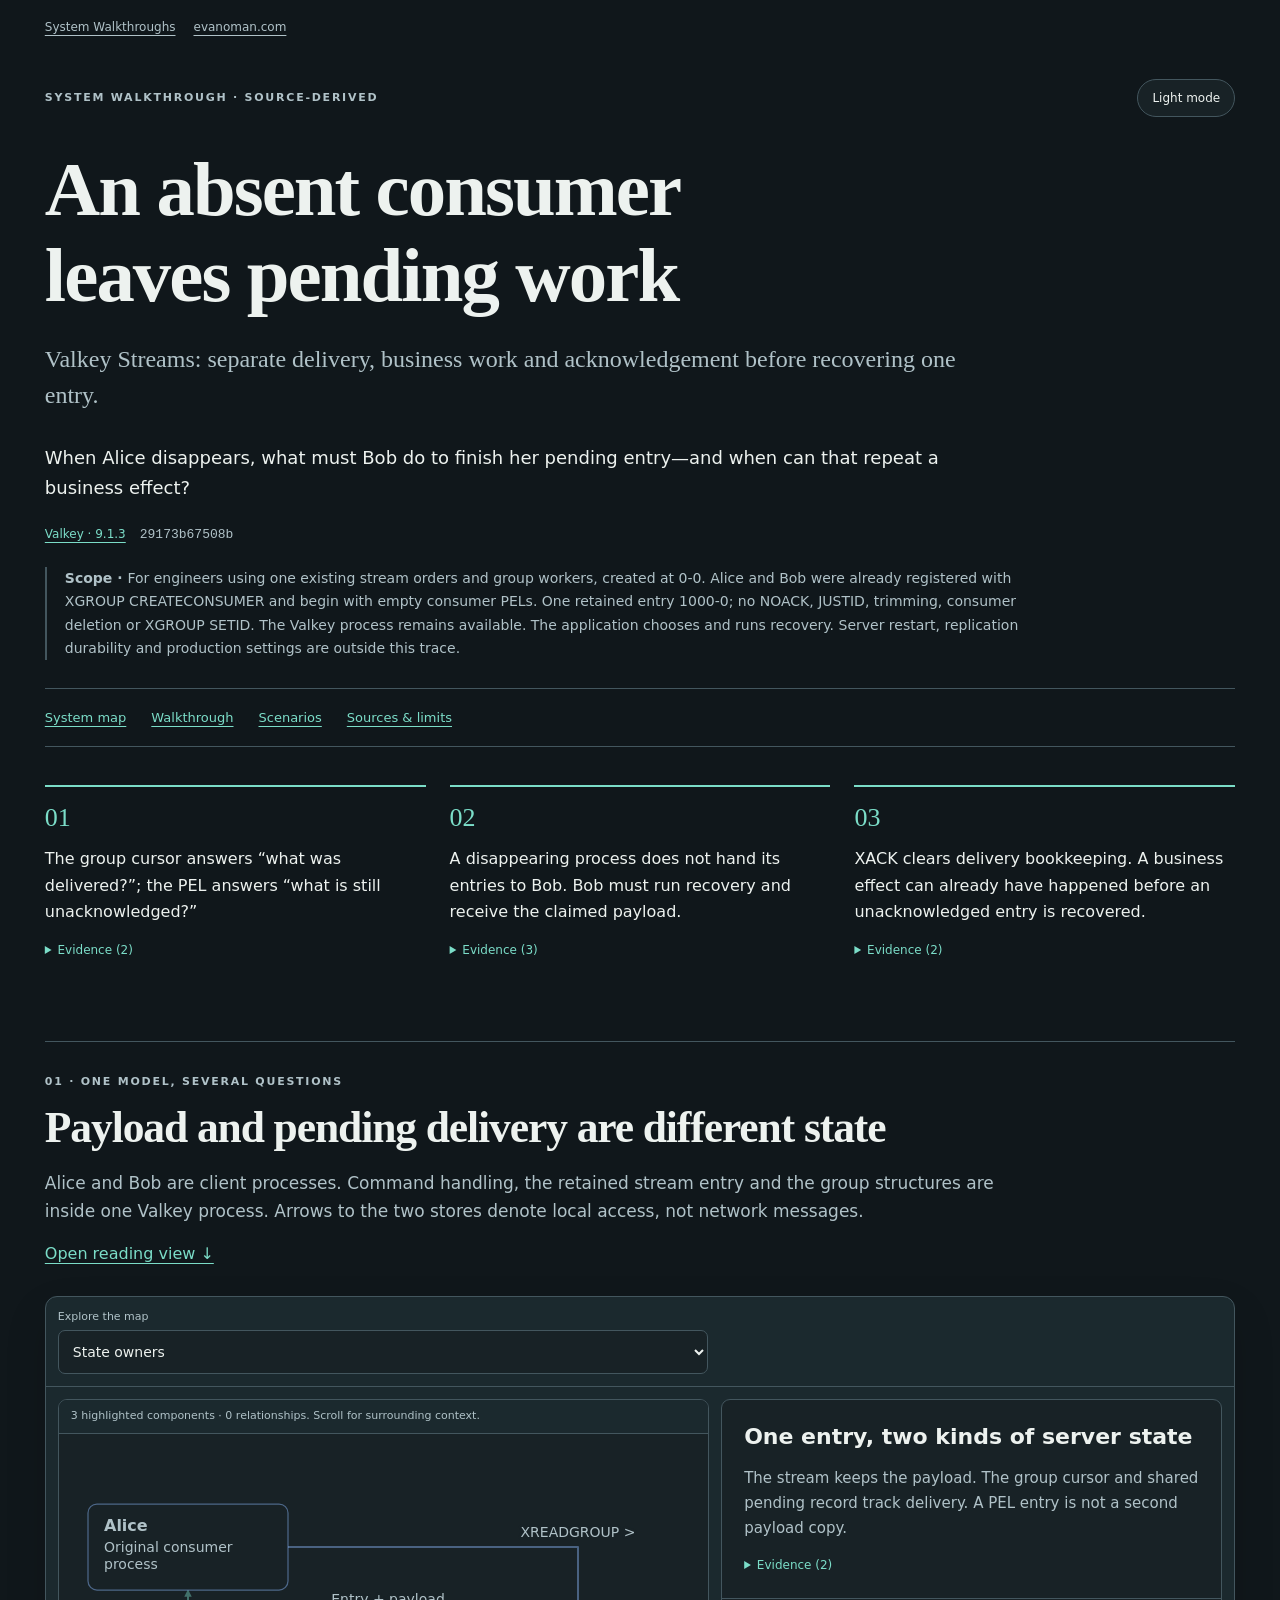
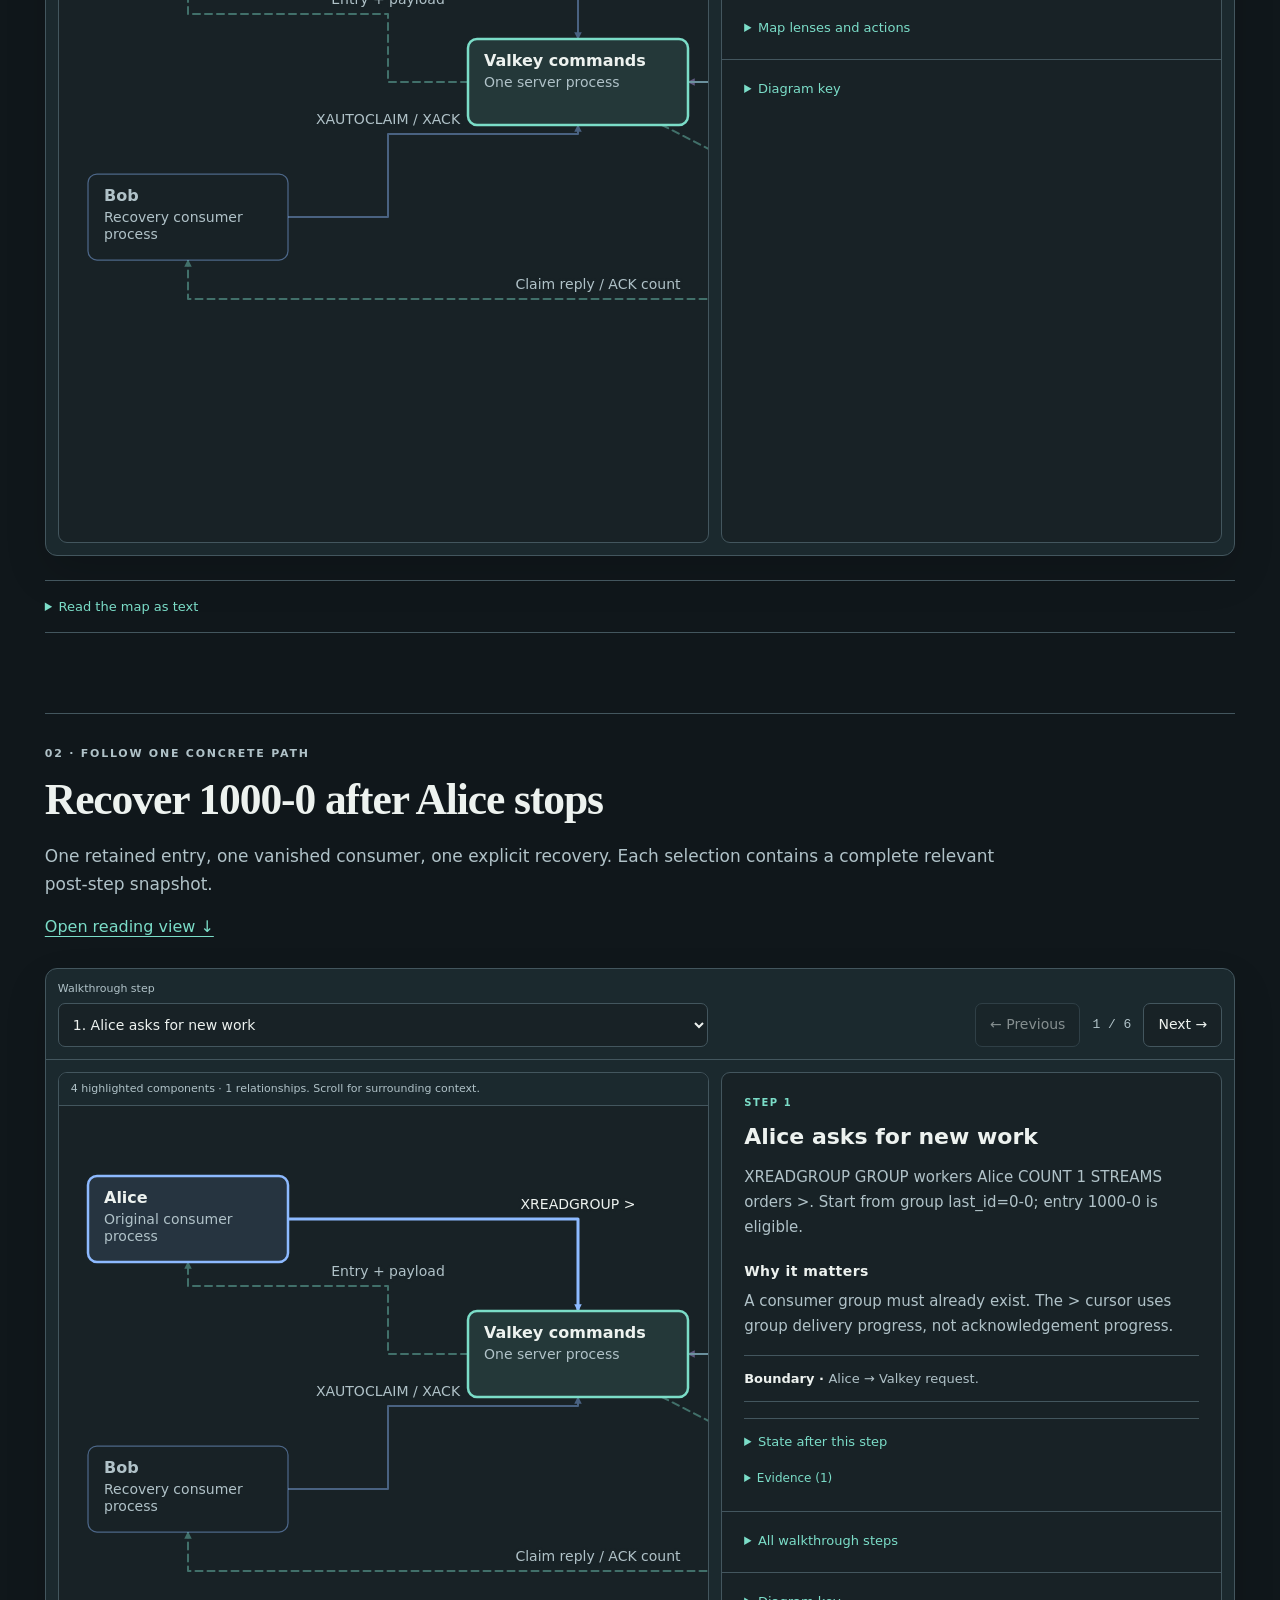
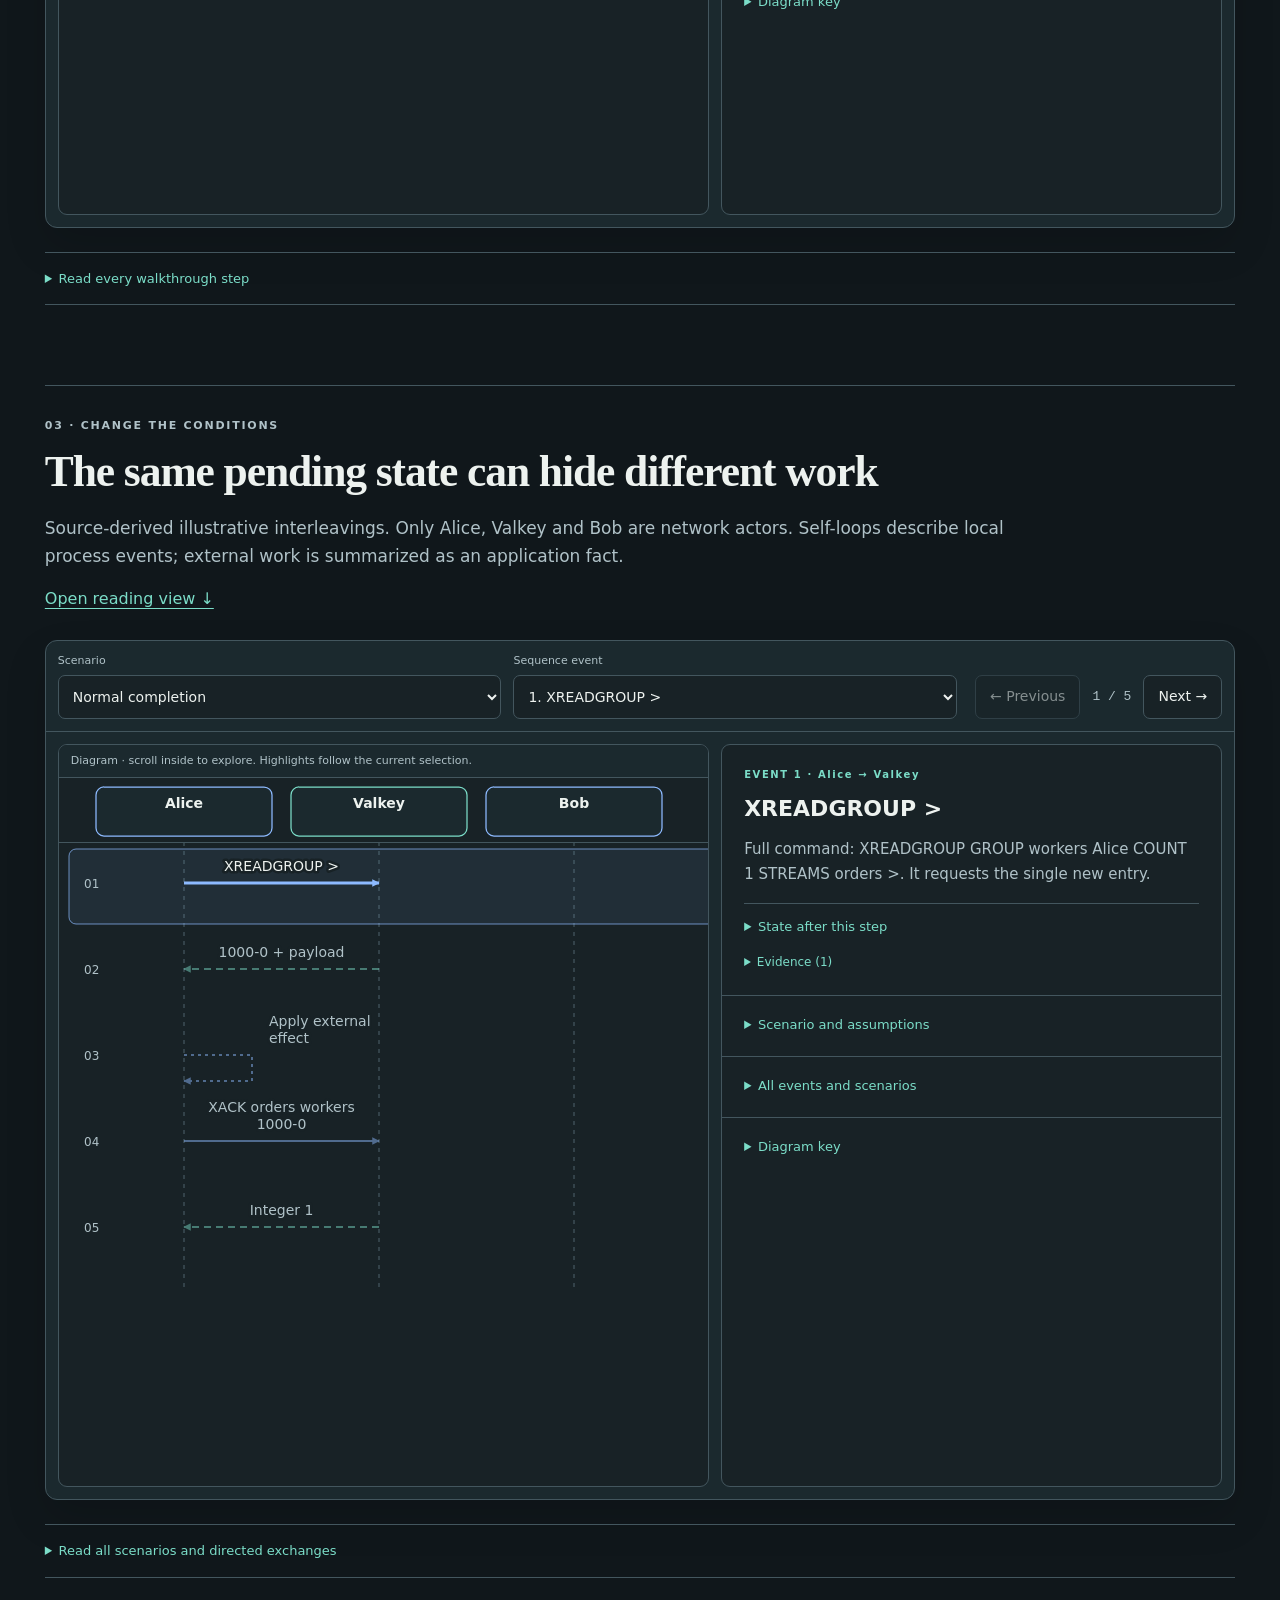
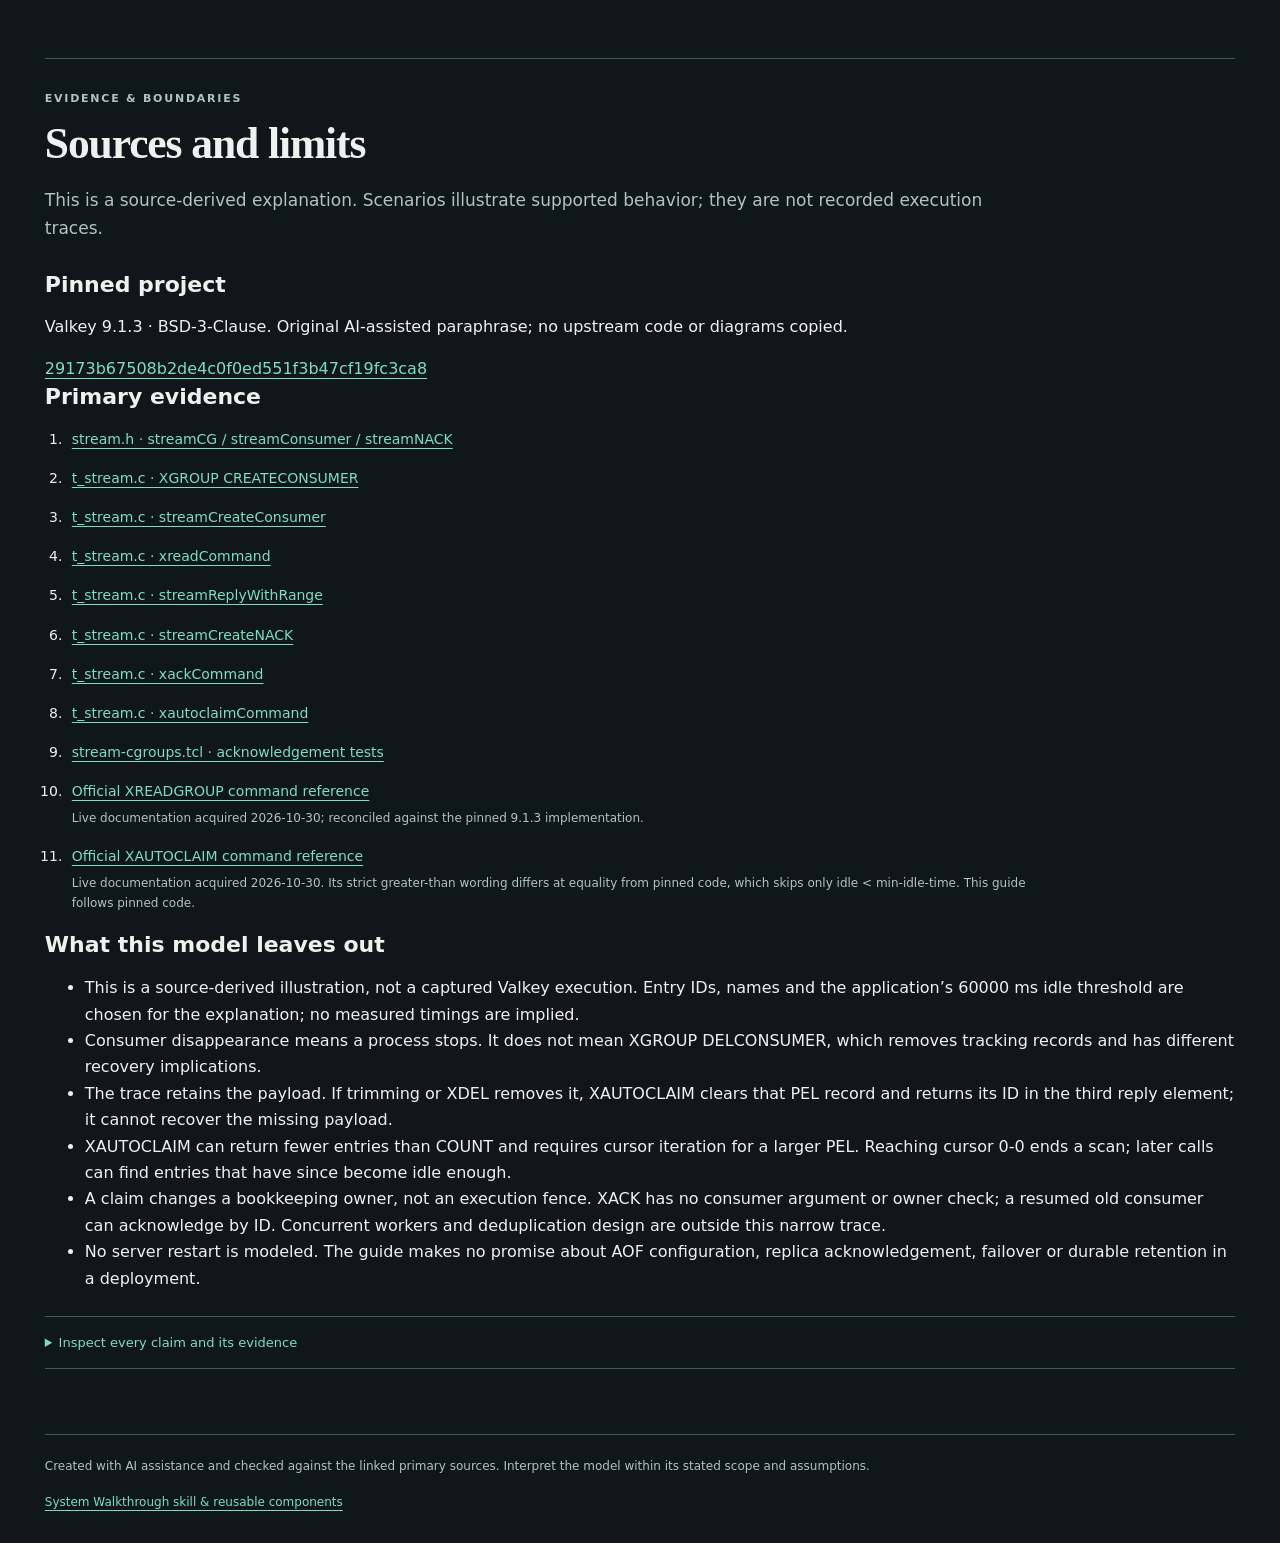
<file: showcases/system-walkthroughs/valkey/index.html>
<!doctype html>
<!-- System Walkthrough runtime and newly authored content. Third-party sources retain their own terms.
MIT License

Copyright (c) 2026 Evan Oman

Permission is hereby granted, free of charge, to any person obtaining a copy
of this software and associated documentation files (the "Software"), to deal
in the Software without restriction, including without limitation the rights
to use, copy, modify, merge, publish, distribute, sublicense, and/or sell
copies of the Software, and to permit persons to whom the Software is
furnished to do so, subject to the following conditions:

The above copyright notice and this permission notice shall be included in all
copies or substantial portions of the Software.

THE SOFTWARE IS PROVIDED "AS IS", WITHOUT WARRANTY OF ANY KIND, EXPRESS OR
IMPLIED, INCLUDING BUT NOT LIMITED TO THE WARRANTIES OF MERCHANTABILITY,
FITNESS FOR A PARTICULAR PURPOSE AND NONINFRINGEMENT. IN NO EVENT SHALL THE
AUTHORS OR COPYRIGHT HOLDERS BE LIABLE FOR ANY CLAIM, DAMAGES OR OTHER
LIABILITY, WHETHER IN AN ACTION OF CONTRACT, TORT OR OTHERWISE, ARISING FROM,
OUT OF OR IN CONNECTION WITH THE SOFTWARE OR THE USE OR OTHER DEALINGS IN THE
SOFTWARE.
-->
<html lang="en"><head><meta charset="utf-8"><meta name="viewport" content="width=device-width,initial-scale=1"><meta name="description" content="Valkey Streams: separate delivery, business work and acknowledgement before recovering one entry."><meta name="color-scheme" content="dark light"><meta http-equiv="Content-Security-Policy" content="default-src 'none'; script-src 'unsafe-inline'; style-src 'unsafe-inline'; img-src data:"><title>An absent consumer leaves pending work · System Walkthroughs</title><script>/* Apply the preference before first paint; blocked storage must not block reading. */
(function () {
  try {
    var theme = localStorage.getItem('system-walkthrough-theme');
    if (theme === 'light') document.documentElement.dataset.swTheme = 'light';
  } catch (_) { /* The default remains dark. */ }
})();
</script><style>html{background:var(--sw-bg,#101719);color:var(--sw-ink,#eaf0ec)}body{margin:0}/* System Walkthrough — all component selectors are scoped to .sw. */
:root {
  color-scheme: dark;
  --sw-bg:#10171b; --sw-panel:#182226; --sw-panel-alt:#1b292e;
  --sw-ink:#edf2ef; --sw-muted:#b0c2c8; --sw-border:#43565e;
  --sw-teal:#7bddc8; --sw-blue:#8dbaff; --sw-amber:#edc47c;
  --sw-violet:#c6a8ff; --sw-rose:#f4a4aa; --sw-slate:#b7c9d0;
  --sw-shadow:0 18px 42px #0002;
}
:root[data-sw-theme="light"] {
  color-scheme:light;
  --sw-bg:#f6f5ef; --sw-panel:#fffefa; --sw-panel-alt:#ecefe9;
  --sw-ink:#152c32; --sw-muted:#435d66; --sw-border:#a0b2b6;
  --sw-teal:#146958; --sw-blue:#275eae; --sw-amber:#805209;
  --sw-violet:#6e42a5; --sw-rose:#a43e4c; --sw-slate:#48636c;
  --sw-shadow:0 18px 42px #213c3210;
}
.sw { max-width:1480px; margin:0 auto; padding:42px clamp(18px,3.5vw,54px) 30px; color:var(--sw-ink); font:16px/1.65 system-ui,-apple-system,BlinkMacSystemFont,"Segoe UI",sans-serif; overflow-wrap:anywhere; }
.sw-site-nav { max-width:1480px; margin:0 auto; padding:18px clamp(18px,3.5vw,54px) 0; display:flex; flex-wrap:wrap; gap:18px; font:12px/1.6 system-ui,sans-serif; }
.sw-site-nav a { color:var(--sw-muted); text-underline-offset:4px; }
.sw-site-nav a:focus-visible { outline:3px solid var(--sw-amber); outline-offset:4px; }
.sw *, .sw *::before, .sw *::after { box-sizing:border-box; }
.sw h1,.sw h2,.sw h3,.sw h4,.sw p { margin-top:0; }
.sw h1,.sw h2 { font-family:Georgia,"Times New Roman",serif; font-weight:600; letter-spacing:-.025em; line-height:1.12; text-wrap:balance; }
.sw h1 { font-size:clamp(44px,6vw,82px); max-width:1100px; margin:30px 0 22px; }
.sw h2 { font-size:clamp(30px,3.4vw,48px); margin-bottom:18px; }
.sw h3 { font-size:22px; line-height:1.35; margin-bottom:14px; }
.sw h4 { font-size:14px; letter-spacing:.035em; line-height:1.5; margin:22px 0 7px; }
.sw p { margin-bottom:16px; }
.sw a { color:var(--sw-teal); text-underline-offset:4px; text-decoration-thickness:1px; }
.sw a:hover { text-decoration-thickness:2px; }
.sw button { min-height:44px; border:1px solid var(--sw-border); border-radius:7px; padding:9px 14px; background:var(--sw-panel); color:var(--sw-ink); font:inherit; font-size:14px; line-height:1.4; cursor:pointer; text-align:left; }
.sw button:hover { background:var(--sw-panel-alt); border-color:var(--sw-teal); }
.sw button[aria-pressed="true"],.sw button[aria-current="step"] { border-color:var(--sw-teal); background:color-mix(in srgb,var(--sw-teal) 12%,var(--sw-panel)); box-shadow:inset 3px 0 0 var(--sw-teal); }
.sw button:disabled { opacity:.5; cursor:default; }
.sw :focus-visible { outline:3px solid var(--sw-amber); outline-offset:4px; }
.sw code { font:13px/1.6 ui-monospace,SFMono-Regular,Consolas,monospace; color:var(--sw-muted); }
.sw .sw-kicker { font:600 11px/1.5 system-ui,sans-serif; letter-spacing:.16em; color:var(--sw-muted); margin-bottom:12px; }
.sw-topline { display:flex; align-items:center; justify-content:space-between; gap:18px; }
.sw-topline .sw-kicker { margin-bottom:0; }
.sw .sw-theme { flex-shrink:0; min-height:38px; border-radius:25px; font-size:12px; }
.sw .sw-subtitle { font:24px/1.5 Georgia,serif; max-width:940px; color:var(--sw-muted); }
.sw .sw-question { max-width:900px; margin:30px 0 22px; font-size:18px; color:var(--sw-ink); }
.sw-snapshot { display:flex; align-items:center; gap:14px; flex-wrap:wrap; font-size:12px; }
.sw .sw-scope { max-width:990px; color:var(--sw-muted); font-size:14px; border-left:2px solid var(--sw-border); padding-left:18px; margin:22px 0 28px; }
.sw-nav { display:flex; flex-wrap:wrap; gap:12px 25px; padding:18px 0; border-top:1px solid var(--sw-border); border-bottom:1px solid var(--sw-border); font-size:13px; }
.sw-takeaways { list-style:none; padding:0; display:grid; grid-template-columns:repeat(auto-fit,minmax(min(100%,280px),1fr)); gap:24px; counter-reset:takeaways; margin:38px 0 0; }
.sw-takeaways>li { border-top:2px solid var(--sw-teal); padding:18px 0 0; counter-increment:takeaways; }
.sw-takeaways>li::before { content:"0" counter(takeaways); display:block; color:var(--sw-teal); font:26px/1 Georgia,serif; margin-bottom:15px; }
.sw-takeaways p { font-size:16px; }
.sw-section { margin-top:80px; padding-top:32px; border-top:1px solid var(--sw-border); scroll-margin-top:25px; min-width:0; }
.sw-section-heading { max-width:990px; margin-bottom:28px; }
.sw .sw-section-intro { color:var(--sw-muted); font-size:17px; }
.sw-controls { display:flex; flex-wrap:wrap; gap:8px; margin:0 0 15px; min-width:0; }
.sw-controls button { font-size:13px; }
.sw-intents { align-items:center; padding:10px 0 6px; }
.sw-control-label { font-size:11px; text-transform:uppercase; letter-spacing:.08em; color:var(--sw-muted); margin-right:8px; }
.sw-legend { padding:0; margin:18px 0 20px; display:flex; gap:12px 24px; flex-wrap:wrap; list-style:none; color:var(--sw-muted); font-size:12px; }
.sw-legend li { display:flex; align-items:center; gap:7px; }
.sw [data-color="teal"] { --sw-role:var(--sw-teal); }
.sw [data-color="blue"] { --sw-role:var(--sw-blue); }
.sw [data-color="amber"] { --sw-role:var(--sw-amber); }
.sw [data-color="violet"] { --sw-role:var(--sw-violet); }
.sw [data-color="rose"] { --sw-role:var(--sw-rose); }
.sw [data-color="slate"] { --sw-role:var(--sw-slate); }
.sw-dot { width:8px; height:8px; border-radius:50%; background:var(--sw-role); flex-shrink:0; }
.sw-reader-stage { height:calc(100vh - 32px); height:min(860px,calc(100svh - 32px)); display:grid; grid-template-rows:auto minmax(0,1fr); min-width:0; border:1px solid var(--sw-border); border-radius:12px; background:var(--sw-panel-alt); box-shadow:var(--sw-shadow); scroll-margin-top:16px; }
.sw-stage-toolbar { display:grid; grid-template-columns:minmax(0,1fr) auto; align-items:end; gap:18px; padding:12px; border-bottom:1px solid var(--sw-border); min-width:0; }
.sw-stage-choices { display:flex; gap:12px; min-width:0; }
.sw-chooser { display:flex; flex:1; flex-direction:column; gap:5px; min-width:0; max-width:650px; }
.sw-chooser>span { color:var(--sw-muted); font-size:11px; line-height:1.5; }
.sw-chooser select { width:100%; min-width:0; min-height:44px; border:1px solid var(--sw-border); border-radius:7px; padding:8px 28px 8px 10px; background:var(--sw-panel); color:var(--sw-ink); font:14px/1.4 system-ui,sans-serif; text-overflow:ellipsis; }
.sw-stage-content { display:grid; grid-template-columns:minmax(0,1.3fr) minmax(320px,1fr); gap:12px; padding:12px; min-width:0; min-height:0; }
.sw-reader-canvas,.sw-diagram-host { display:grid; min-width:0; min-height:0; }
.sw-diagram-shell { display:flex; flex-direction:column; border:1px solid var(--sw-border); border-radius:9px; background:var(--sw-panel); min-width:0; min-height:0; overflow:hidden; }
.sw .sw-scroll-hint { flex-shrink:0; padding:8px 12px; background:var(--sw-panel-alt); margin:0; font-size:11px; color:var(--sw-muted); border-bottom:1px solid var(--sw-border); line-height:1.5; }
.sw-viewport { flex:1; min-height:0; max-width:100%; overflow:auto; overscroll-behavior:contain; scrollbar-color:var(--sw-border) var(--sw-panel); }
.sw-diagram { display:block; width:var(--sw-diagram-width); min-width:var(--sw-diagram-width); max-width:none; height:auto; }
.sw-diagram text { font-family:system-ui,sans-serif; fill:var(--sw-ink); }
.sw-map-node rect { fill:var(--sw-panel); stroke:var(--sw-role); stroke-width:1.25; }
.sw-map-node[data-active="true"] rect { fill:color-mix(in srgb,var(--sw-role) 12%,var(--sw-panel)); stroke-width:2.5; }
.sw-map-node[data-active="false"] rect { stroke-opacity:.45; }
.sw-map-node[data-active="false"] .sw-node-label { fill:var(--sw-muted); }
.sw-node-label { font-size:16px; font-weight:600; }
.sw-node-detail { font-size:14px; fill:var(--sw-muted)!important; }
.sw-map-edge polyline { fill:none; stroke:var(--sw-role); stroke-width:2; stroke-linecap:round; stroke-linejoin:round; }
.sw-map-edge[data-active="false"] polyline { opacity:.42; }
.sw-map-edge[data-active="false"] .sw-edge-label { fill:var(--sw-muted); }
.sw-map-edge[data-active="true"] polyline { stroke-width:3; }
.sw [data-kind="return"] polyline,.sw [data-kind="return"] .sw-message { stroke-dasharray:7 5; }
.sw [data-kind="control"] polyline,.sw [data-kind="control"] .sw-message { stroke-dasharray:3 4; }
.sw-edge-label { font-size:14px; font-weight:500; paint-order:stroke; stroke:var(--sw-panel); stroke-width:5px; stroke-linejoin:round; }
.sw-inspector-host { min-width:0; min-height:0; overflow:auto; overscroll-behavior:contain; border:1px solid var(--sw-border); border-radius:9px; background:var(--sw-panel); scrollbar-color:var(--sw-border) var(--sw-panel); }
.sw-inspector { padding:22px; min-width:0; }
.sw-inspector p { color:var(--sw-muted); font-size:15px; }
.sw-inspector .sw-kicker { color:var(--sw-teal); font-size:10px; }
.sw .sw-boundary { border-top:1px solid var(--sw-border); border-bottom:1px solid var(--sw-border); padding:12px 0; font-size:13px; }
.sw-boundary strong { color:var(--sw-ink); }
.sw-state { margin:0; }
.sw-state>div { padding:10px 0; border-bottom:1px solid var(--sw-border); }
.sw-state>div:last-child { border-bottom:0; }
.sw-state dt { color:var(--sw-amber); font:600 12px/1.5 system-ui,sans-serif; }
.sw-state dd { margin:5px 0 0; font-size:13px; line-height:1.6; color:var(--sw-muted); }
.sw-state-panel { margin-top:18px; }
.sw-state-panel h4 { margin-top:10px; }
.sw-step-navigation { display:flex; align-items:center; justify-content:space-between; gap:12px; margin:0; }
.sw-position { color:var(--sw-muted); font:13px/1.5 ui-monospace,monospace; white-space:nowrap; }
.sw-step-list { padding:0; margin:0; list-style:none; display:grid; gap:7px; }
.sw-step-list button { width:100%; font-size:13px; min-height:45px; }
.sw-evidence { font-size:12px; margin-top:16px; }
.sw-reader-state { font-size:13px; margin-top:16px; padding-top:12px; border-top:1px solid var(--sw-border); }
.sw-reader-state .sw-state-panel>h4 { display:none; }
.sw-reader-context { border-top:1px solid var(--sw-border); padding:8px 22px; font-size:13px; }
.sw-reader-context>summary { min-height:44px; padding:10px 0; }
.sw-reader-context .sw-controls { margin-top:12px; }
.sw-reader-context .sw-legend { margin:10px 0; }
.sw-reader-context .sw-step-list { padding:8px 0 14px; }
.sw summary { cursor:pointer; color:var(--sw-teal); }
.sw-evidence-list { padding-left:18px; margin-top:16px; }
.sw-evidence-list li { margin:0 0 18px; }
.sw-evidence-list p { font-size:12px; margin:4px 0 6px; }
.sw-claim-kind { display:inline-block; font-size:10px; text-transform:uppercase; letter-spacing:.06em; color:var(--sw-amber); }
.sw-source-links { display:flex; flex-wrap:wrap; gap:7px 14px; font-size:12px; }
.sw-source-links a { max-width:100%; }
.sw-text-alternative { margin-top:24px; border-top:1px solid var(--sw-border); border-bottom:1px solid var(--sw-border); padding:15px 0; font-size:13px; }
.sw-text-body { max-width:960px; padding:20px 0 8px; }
.sw-text-body article { border-top:1px solid var(--sw-border); padding-top:18px; margin-top:25px; }
.sw-text-body h3 { font-size:19px; }
.sw-text-body p { font-size:14px; }
.sw-scenario-summary { border-left:3px solid var(--sw-teal); padding:12px 16px; margin:12px 0; }
.sw-scenario-summary p { margin-bottom:10px; font-size:15px; }
.sw-assumptions { padding-left:18px; margin:12px 0 0; color:var(--sw-muted); font-size:12px; }
.sw-sequence-sticky { position:sticky; top:0; height:0; z-index:2; pointer-events:none; }
.sw [data-sequence-header] { background:var(--sw-panel); box-shadow:0 1px 0 var(--sw-border); }
.sw-lifeline { stroke:var(--sw-border); stroke-width:1.25; stroke-dasharray:4 5; }
.sw-lane-box { fill:var(--sw-panel-alt); stroke:var(--sw-role); stroke-width:1.25; }
.sw-lane-label { font-size:14px; font-weight:600; }
.sw-sequence-row { fill:transparent; }
.sw-sequence-event[data-active="true"] .sw-sequence-row { fill:color-mix(in srgb,var(--sw-role) 8%,transparent); stroke:var(--sw-role); stroke-width:.7; }
.sw-message { stroke:var(--sw-role); stroke-width:2; fill:none; }
.sw-sequence-event[data-active="true"] .sw-message { stroke-width:3; }
.sw-sequence-event[data-active="false"] .sw-message { opacity:.48; }
.sw-sequence-event[data-active="false"] .sw-edge-label { fill:var(--sw-muted); }
.sw-row-number { font-size:12px; fill:var(--sw-muted)!important; }
.sw-source-catalog { padding-left:22px; max-width:1000px; }
.sw-source-catalog li { padding-left:5px; margin-bottom:16px; font-size:14px; }
.sw-source-catalog p { color:var(--sw-muted); font-size:12px; margin-top:6px; }
.sw-footer { margin-top:65px; border-top:1px solid var(--sw-border); padding-top:22px; color:var(--sw-muted); font-size:12px; }
.sw-footer p { max-width:850px; }
@media(max-width:760px) {
  .sw { padding-top:24px; }
  .sw h1 { margin-top:24px; }
  .sw .sw-subtitle { font-size:21px; }
  .sw .sw-question { font-size:16px; }
  .sw-topline { align-items:flex-start; }
  .sw .sw-kicker { font-size:10px; }
  .sw-section { margin-top:52px; padding-top:26px; }
  .sw-reader-stage { height:calc(100vh - 24px); height:calc(100svh - 24px); scroll-margin-top:12px; }
  .sw-stage-toolbar { grid-template-columns:minmax(0,1fr); gap:10px; padding:10px; }
  .sw-stage-choices { gap:10px; }
  .sw-chooser { max-width:none; }
  .sw-stage-content { grid-template-columns:minmax(0,1fr); grid-template-rows:minmax(200px,38%) minmax(0,1fr); gap:10px; padding:10px; }
  .sw-step-navigation { width:100%; }
  .sw-step-list button { height:100%; font-size:12px; }
  .sw-inspector { padding:18px; }
  .sw-inspector h3 { font-size:21px; }
  .sw-reader-context { padding:8px 18px; }
  .sw .sw-scroll-hint { font-size:10px; }
}
@media(max-height:540px) {
  .sw-reader-stage { height:680px; }
}
@media(prefers-reduced-motion:reduce) { .sw *, .sw *::before, .sw *::after { scroll-behavior:auto!important; animation:none!important; transition:none!important; } }
@media print {
  :root { --sw-bg:#fff; --sw-panel:#fff; --sw-panel-alt:#f5f5f5; --sw-ink:#142b30; --sw-muted:#374e56; --sw-border:#a0b2b6; --sw-teal:#146958; --sw-blue:#275eae; --sw-amber:#805209; --sw-violet:#6e42a5; --sw-rose:#a43e4c; --sw-slate:#48636c; }
  .sw { max-width:none; padding:0; font-size:11pt; }
  .sw h1 { font-size:36pt; }
  .sw h2 { font-size:24pt; }
  .sw-section { margin-top:35pt; }
  .sw button,.sw-controls,.sw-stage-toolbar,.sw-nav,.sw-step-list,.sw-scroll-hint { display:none; }
  .sw-reader-stage { display:block; height:auto; min-height:0; border:0; box-shadow:none; }
  .sw-stage-content,.sw-reader-canvas,.sw-diagram-host { display:block; padding:0; min-height:0; }
  .sw-viewport,.sw-inspector-host { overflow:visible; max-height:none; }
  .sw-sequence-sticky { position:static; }
  .sw-diagram { min-width:0; width:100%; }
  .sw-map-node,.sw-map-edge,.sw-sequence-event { opacity:1!important; }
  .sw details::details-content { display:block!important; content-visibility:visible!important; }
  .sw-inspector { box-shadow:none; margin-top:15pt; }
  .sw-diagram-shell { box-shadow:none; }
  .sw a { color:inherit; }
}
</style></head>
<body><nav class="sw-site-nav" aria-label="Site"><a href="../">System Walkthroughs</a><a href="https://evanoman.com/">evanoman.com</a></nav><main id="walkthrough"></main><noscript><article class="sw"><h1>An absent consumer leaves pending work</h1><p>Valkey Streams: separate delivery, business work and acknowledgement before recovering one entry.</p><p>When Alice disappears, what must Bob do to finish her pending entry—and when can that repeat a business effect?</p><p>For engineers using one existing stream orders and group workers, created at 0-0. Alice and Bob were already registered with XGROUP CREATECONSUMER and begin with empty consumer PELs. One retained entry 1000-0; no NOACK, JUSTID, trimming, consumer deletion or XGROUP SETID. The Valkey process remains available. The application chooses and runs recovery. Server restart, replication durability and production settings are outside this trace.</p><h2>Payload and pending delivery are different state</h2><p>Alice and Bob are client processes. Command handling, the retained stream entry and the group structures are inside one Valkey process. Arrows to the two stores denote local access, not network messages.</p><ul><li>Alice: Original consumer process</li><li>Bob: Recovery consumer process</li><li>Valkey commands: One server process</li><li>Stream orders: 1000-0 + retained payload</li><li>Group workers: Cursor + shared PEL record</li></ul><ul><li>alice → server: XREADGROUP &gt; (request)</li><li>server → alice: Entry + payload (return)</li><li>bob → server: XAUTOCLAIM / XACK (request)</li><li>server → bob: Claim reply / ACK count (return)</li><li>stream → server: Read payload locally (data)</li><li>server → group: Mutate PEL locally (data)</li></ul><h3>One entry, two kinds of server state</h3><p>The stream keeps the payload. The group cursor and shared pending record track delivery. A PEL entry is not a second payload copy.</p><h3>Alice receives new work</h3><p>A normal &gt; read returns a retained entry and adds pending bookkeeping. The cursor can move forward while this entry remains unacknowledged.</p><h3>Bob explicitly takes pending work</h3><p>An application calls XAUTOCLAIM after the entry is idle enough. Server bookkeeping moves to Bob; its response contains the payload. XACK later removes the pending record.</p><h3>New work is not Alice’s pending history</h3><p>In this fixed one-entry stream, the group cursor is already 1000-0. Bob requesting &gt; gets no new entry; choosing a different consumer name does not transfer Alice’s PEL.</p><h3>Work first, then acknowledge</h3><p>The claim reply gives Bob the payload. After business work succeeds, XACK orders workers 1000-0 removes the pending record from both PEL indexes, then returns 1. The stream payload remains.</p><h2>Recover 1000-0 after Alice stops</h2><ol><li><h3>Alice asks for new work</h3><p>XREADGROUP GROUP workers Alice COUNT 1 STREAMS orders &gt;. Start from group last_id=0-0; entry 1000-0 is eligible.</p><p>A consumer group must already exist. The &gt; cursor uses group delivery progress, not acknowledgement progress.</p><p>Alice → Valkey request.</p><ul><li>Stream orders: Entry 1000-0 and its payload remain in the stream.</li><li>Group workers (inside Valkey): last_id=0-0; group PEL empty; registered Alice PEL empty; registered Bob PEL empty.</li><li>Alice: Ready; no local entry.</li><li>Bob: Ready; no local entry.</li><li>External business effect: Applied 0 times. This count is an illustrative application fact, not a Valkey field.</li></ul></li><li><h3>Valkey returns the pending entry</h3><p>Return entry 1000-0 and its payload to Alice. The delivery path advances last_id and creates one shared pending record referenced by group and Alice PELs.</p><p>Receiving a payload is separate from successfully applying its business effect.</p><p>Local Valkey bookkeeping, then Valkey → Alice reply.</p><ul><li>Stream orders: Entry 1000-0 and its payload remain in the stream.</li><li>Group workers (inside Valkey): last_id=1000-0; group PEL has 1000-0 → Alice; Alice PEL has the same record; Bob PEL empty; deliveries=1.</li><li>Alice: Has payload for 1000-0.</li><li>Bob: Ready; no local entry.</li><li>External business effect: Applied 0 times. This count is an illustrative application fact, not a Valkey field.</li></ul></li><li><h3>Alice disappears before work</h3><p>Alice stops without doing the business work or issuing XACK. We advance the illustration until this entry’s delivery idle reaches the application’s chosen threshold.</p><p>Valkey still records pending work for Alice. No automatic network failure notification or reassignment is implied.</p><p>Local process stop and elapsed time; no network message.</p><ul><li>Stream orders: Entry 1000-0 and its payload remain in the stream.</li><li>Group workers (inside Valkey): last_id=1000-0; group PEL has 1000-0 → Alice; Alice PEL has the same record; Bob PEL empty; deliveries=1; entry idle has reached the chosen threshold.</li><li>Alice: Process gone; its server-side consumer record and PEL remain.</li><li>Bob: Ready; no local entry.</li><li>External business effect: Applied 0 times. This count is an illustrative application fact, not a Valkey field.</li></ul></li><li><h3>Bob claims and receives the entry</h3><p>XAUTOCLAIM orders workers Bob 60000 0-0 COUNT 1. With entry idle &gt;= 60000 ms, transfer the pending owner to Bob and return [0-0, [1000-0 plus payload], []].</p><p>The command resets entry idle and increments deliveries to 2. Its cursor ends this one-entry scan, not the business work.</p><p>Bob → Valkey command; local transfer; Valkey → Bob reply.</p><ul><li>Stream orders: Entry 1000-0 and its payload remain in the stream.</li><li>Group workers (inside Valkey): last_id=1000-0; group PEL has 1000-0 → Bob; Alice PEL empty; Bob PEL has the same record; deliveries=2; entry idle reset.</li><li>Alice: Process gone.</li><li>Bob: Has payload for 1000-0; owns its pending delivery.</li><li>External business effect: Applied 0 times. This count is an illustrative application fact, not a Valkey field.</li></ul></li><li><h3>Bob applies the business effect</h3><p>Bob uses the returned payload and completes the application’s external work. The PEL still points to Bob.</p><p>Valkey cannot infer success from the claim reply. The application must decide when work is complete.</p><p>Application work outside Valkey; no stream command at this step.</p><ul><li>Stream orders: Entry 1000-0 and its payload remain in the stream.</li><li>Group workers (inside Valkey): last_id=1000-0; group PEL has 1000-0 → Bob; Alice PEL empty; Bob PEL has the same record; deliveries=2.</li><li>Alice: Process gone.</li><li>Bob: Business work returned successfully; XACK still needed.</li><li>External business effect: Applied 1 time. This count is an illustrative application fact, not a Valkey field.</li></ul></li><li><h3>Bob acknowledges; Valkey returns 1</h3><p>Bob sends XACK orders workers 1000-0. Valkey deletes both PEL references, frees the pending record and returns integer 1. The retained stream entry is unchanged.</p><p>The integer counts pending records removed. It is not a transaction over Bob’s external business effect.</p><p>Bob → Valkey XACK; local removal; Valkey → Bob integer reply.</p><ul><li>Stream orders: Entry 1000-0 and its payload remain in the stream.</li><li>Group workers (inside Valkey): last_id=1000-0; group PEL empty; Alice PEL empty; Bob PEL empty; pending record freed.</li><li>Alice: Process gone.</li><li>Bob: Has received integer 1 from XACK.</li><li>External business effect: Applied 1 time. This count is an illustrative application fact, not a Valkey field.</li></ul></li></ol><h2>The same pending state can hide different work</h2><h3>Normal completion</h3><p>Alice receives the entry, completes its business work and acknowledges it. Bob remains idle; no claim or recovery is needed.</p><p>Source-derived illustration; a chosen sequential interleaving, not telemetry.</p><p>Alice and Bob were already registered with XGROUP CREATECONSUMER and start with empty consumer PELs.</p><p>Entry 1000-0 remains retained; Valkey and Alice keep running; no competing reads, claims or acknowledgements.</p><p>External work succeeds once as an explicit application fact. Alice then sends XACK and receives its reply; NOACK is absent.</p><ol><li>alice → valkey: XREADGROUP &gt;<p>Full command: XREADGROUP GROUP workers Alice COUNT 1 STREAMS orders &gt;. It requests the single new entry.</p><ul><li>Stream orders: Entry 1000-0 and its payload remain in the stream.</li><li>Group workers (inside Valkey): last_id=0-0; group PEL empty; registered Alice PEL empty; registered Bob PEL empty.</li><li>Alice: Ready; no local entry.</li><li>Bob: Ready; no local entry.</li><li>External business effect: Applied 0 times. This count is an illustrative application fact, not a Valkey field.</li></ul></li><li>valkey → alice: 1000-0 + payload<p>Advance group last_id; add a pending record owned by Alice with delivery count 1; return the entry ID and fields.</p><ul><li>Stream orders: Entry 1000-0 and its payload remain in the stream.</li><li>Group workers (inside Valkey): last_id=1000-0; group PEL has 1000-0 → Alice; Alice PEL has the same record; Bob PEL empty; deliveries=1.</li><li>Alice: Has payload for 1000-0.</li><li>Bob: Ready; no local entry.</li><li>External business effect: Applied 0 times. This count is an illustrative application fact, not a Valkey field.</li></ul></li><li>alice → alice: Apply external effect<p>Alice processes the returned payload and the business work succeeds once, as assumed. Valkey still holds the pending record; it has not received XACK.</p><ul><li>Stream orders: Entry 1000-0 and its payload remain in the stream.</li><li>Group workers (inside Valkey): last_id=1000-0; group PEL has 1000-0 → Alice; Alice PEL has the same record; Bob PEL empty; deliveries=1.</li><li>Alice: Business work returned successfully; XACK still needed.</li><li>Bob: Ready; no local entry.</li><li>External business effect: Applied 1 time. This count is an illustrative application fact, not a Valkey field.</li></ul></li><li>alice → valkey: XACK orders workers 1000-0<p>After the business work succeeds, Alice sends the acknowledgement. Bob remains idle.</p><ul><li>Stream orders: Entry 1000-0 and its payload remain in the stream.</li><li>Group workers (inside Valkey): last_id=1000-0; group PEL has 1000-0 → Alice; Alice PEL has the same record; Bob PEL empty; deliveries=1.</li><li>Alice: Business work returned successfully; XACK still needed.</li><li>Bob: Ready; no local entry.</li><li>External business effect: Applied 1 time. This count is an illustrative application fact, not a Valkey field.</li></ul></li><li>valkey → alice: Integer 1<p>Remove the group and Alice PEL references and free the pending record. Return integer 1 to Alice. The stream payload remains; no recovery occurred.</p><ul><li>Stream orders: Entry 1000-0 and its payload remain in the stream.</li><li>Group workers (inside Valkey): last_id=1000-0; group PEL empty; Alice PEL empty; Bob PEL empty; pending record freed.</li><li>Alice: Has received integer 1 from XACK.</li><li>Bob: Ready; no local entry.</li><li>External business effect: Applied 1 time. This count is an illustrative application fact, not a Valkey field.</li></ul></li></ol><h3>Crash before work</h3><p>Alice stops before work. Bob explicitly recovers her retained pending entry, performs the work and acknowledges.</p><p>Source-derived illustration; a chosen sequential interleaving, not telemetry.</p><p>Alice and Bob were already registered with XGROUP CREATECONSUMER and start with empty consumer PELs.</p><p>Entry 1000-0 remains retained; Valkey keeps running; no competing reads, claims or acknowledgements.</p><p>The application schedules Bob’s claim when this entry’s idle reaches 60000 ms. No JUSTID or NOACK.</p><p>External work is non-idempotent and succeeds whenever shown; there is no atomic transaction joining it with XACK.</p><ol><li>alice → valkey: XREADGROUP &gt;<p>Full command: XREADGROUP GROUP workers Alice COUNT 1 STREAMS orders &gt;. It requests the single new entry.</p><ul><li>Stream orders: Entry 1000-0 and its payload remain in the stream.</li><li>Group workers (inside Valkey): last_id=0-0; group PEL empty; registered Alice PEL empty; registered Bob PEL empty.</li><li>Alice: Ready; no local entry.</li><li>Bob: Ready; no local entry.</li><li>External business effect: Applied 0 times. This count is an illustrative application fact, not a Valkey field.</li></ul></li><li>valkey → alice: 1000-0 + payload<p>Advance group last_id; add a pending record owned by Alice; return its ID and fields.</p><ul><li>Stream orders: Entry 1000-0 and its payload remain in the stream.</li><li>Group workers (inside Valkey): last_id=1000-0; group PEL has 1000-0 → Alice; Alice PEL has the same record; Bob PEL empty; deliveries=1.</li><li>Alice: Has payload for 1000-0.</li><li>Bob: Ready; no local entry.</li><li>External business effect: Applied 0 times. This count is an illustrative application fact, not a Valkey field.</li></ul></li><li>alice → alice: Stop before work<p>Alice stops before applying the external effect and before XACK. The server-side pending record remains. The illustration continues until the entry is idle enough for the chosen claim threshold.</p><ul><li>Stream orders: Entry 1000-0 and its payload remain in the stream.</li><li>Group workers (inside Valkey): last_id=1000-0; group PEL has 1000-0 → Alice; Alice PEL has the same record; Bob PEL empty; deliveries=1; entry idle has reached the chosen threshold.</li><li>Alice: Process gone; its server-side consumer record and PEL remain.</li><li>Bob: Ready; no local entry.</li><li>External business effect: Applied 0 times. This count is an illustrative application fact, not a Valkey field.</li></ul></li><li>bob → valkey: XAUTOCLAIM, idle ≥ 60000<p>Application waits until this entry is idle enough and calls XAUTOCLAIM orders workers Bob 60000 0-0 COUNT 1. There is no server-initiated recovery call.</p><ul><li>Stream orders: Entry 1000-0 and its payload remain in the stream.</li><li>Group workers (inside Valkey): last_id=1000-0; group PEL has 1000-0 → Alice; Alice PEL has the same record; Bob PEL empty; deliveries=1; entry idle has reached the chosen threshold.</li><li>Alice: Process gone; its server-side consumer record and PEL remain.</li><li>Bob: Ready; no local entry.</li><li>External business effect: Applied 0 times. This count is an illustrative application fact, not a Valkey field.</li></ul></li><li>valkey → bob: [0-0, entry, []]<p>Transfer the shared pending record to Bob, reset idle, increment delivery count to 2 and return retained entry 1000-0 plus its payload. The empty third array means no deleted IDs were encountered.</p><ul><li>Stream orders: Entry 1000-0 and its payload remain in the stream.</li><li>Group workers (inside Valkey): last_id=1000-0; group PEL has 1000-0 → Bob; Alice PEL empty; Bob PEL has the same record; deliveries=2; entry idle reset.</li><li>Alice: Process gone.</li><li>Bob: Has payload for 1000-0; owns its pending delivery.</li><li>External business effect: Applied 0 times. This count is an illustrative application fact, not a Valkey field.</li></ul></li><li>bob → bob: Apply external effect<p>Bob processes the claimed payload. The external effect has now succeeded once; Valkey still has a pending record.</p><ul><li>Stream orders: Entry 1000-0 and its payload remain in the stream.</li><li>Group workers (inside Valkey): last_id=1000-0; group PEL has 1000-0 → Bob; Alice PEL empty; Bob PEL has the same record; deliveries=2.</li><li>Alice: Process gone.</li><li>Bob: Business work returned successfully; XACK still needed.</li><li>External business effect: Applied 1 time. This count is an illustrative application fact, not a Valkey field.</li></ul></li><li>bob → valkey: XACK orders workers 1000-0<p>Bob sends the acknowledgement after its business work succeeds.</p><ul><li>Stream orders: Entry 1000-0 and its payload remain in the stream.</li><li>Group workers (inside Valkey): last_id=1000-0; group PEL has 1000-0 → Bob; Alice PEL empty; Bob PEL has the same record; deliveries=2.</li><li>Alice: Process gone.</li><li>Bob: Business work returned successfully; XACK still needed.</li><li>External business effect: Applied 1 time. This count is an illustrative application fact, not a Valkey field.</li></ul></li><li>valkey → bob: Integer 1<p>Remove the group and Bob PEL references and free the pending record. Return the number removed. The stream entry remains; the external effect count is not part of this reply.</p><ul><li>Stream orders: Entry 1000-0 and its payload remain in the stream.</li><li>Group workers (inside Valkey): last_id=1000-0; group PEL empty; Alice PEL empty; Bob PEL empty; pending record freed.</li><li>Alice: Process gone.</li><li>Bob: Has received integer 1 from XACK.</li><li>External business effect: Applied 1 time. This count is an illustrative application fact, not a Valkey field.</li></ul></li></ol><h3>Effect succeeded; ACK absent</h3><p>Alice’s business effect succeeds but her XACK never reaches Valkey. Bob’s normal recovery can repeat the effect.</p><p>Source-derived illustration; a chosen sequential interleaving, not telemetry.</p><p>Alice and Bob were already registered with XGROUP CREATECONSUMER and start with empty consumer PELs.</p><p>Entry 1000-0 remains retained; Valkey keeps running; no competing reads, claims or acknowledgements.</p><p>The application schedules Bob’s claim when this entry’s idle reaches 60000 ms. No JUSTID or NOACK.</p><p>External work is non-idempotent and succeeds whenever shown; there is no atomic transaction joining it with XACK.</p><ol><li>alice → valkey: XREADGROUP &gt;<p>Full command: XREADGROUP GROUP workers Alice COUNT 1 STREAMS orders &gt;. It requests the single new entry.</p><ul><li>Stream orders: Entry 1000-0 and its payload remain in the stream.</li><li>Group workers (inside Valkey): last_id=0-0; group PEL empty; registered Alice PEL empty; registered Bob PEL empty.</li><li>Alice: Ready; no local entry.</li><li>Bob: Ready; no local entry.</li><li>External business effect: Applied 0 times. This count is an illustrative application fact, not a Valkey field.</li></ul></li><li>valkey → alice: 1000-0 + payload<p>Advance group last_id; add a pending record owned by Alice; return its ID and fields.</p><ul><li>Stream orders: Entry 1000-0 and its payload remain in the stream.</li><li>Group workers (inside Valkey): last_id=1000-0; group PEL has 1000-0 → Alice; Alice PEL has the same record; Bob PEL empty; deliveries=1.</li><li>Alice: Has payload for 1000-0.</li><li>Bob: Ready; no local entry.</li><li>External business effect: Applied 0 times. This count is an illustrative application fact, not a Valkey field.</li></ul></li><li>alice → alice: Effect succeeds; then stop<p>Alice applies a non-idempotent external effect, then stops before XACK. The external count is an explicit scenario assumption. The illustration continues until the entry is idle enough for the chosen claim threshold.</p><ul><li>Stream orders: Entry 1000-0 and its payload remain in the stream.</li><li>Group workers (inside Valkey): last_id=1000-0; group PEL has 1000-0 → Alice; Alice PEL has the same record; Bob PEL empty; deliveries=1; entry idle has reached the chosen threshold.</li><li>Alice: Process gone; its server-side consumer record and PEL remain.</li><li>Bob: Ready; no local entry.</li><li>External business effect: Applied 1 time. This count is an illustrative application fact, not a Valkey field.</li></ul></li><li>bob → valkey: XAUTOCLAIM, idle ≥ 60000<p>Application waits until this entry is idle enough and calls XAUTOCLAIM orders workers Bob 60000 0-0 COUNT 1. There is no server-initiated recovery call.</p><ul><li>Stream orders: Entry 1000-0 and its payload remain in the stream.</li><li>Group workers (inside Valkey): last_id=1000-0; group PEL has 1000-0 → Alice; Alice PEL has the same record; Bob PEL empty; deliveries=1; entry idle has reached the chosen threshold.</li><li>Alice: Process gone; its server-side consumer record and PEL remain.</li><li>Bob: Ready; no local entry.</li><li>External business effect: Applied 1 time. This count is an illustrative application fact, not a Valkey field.</li></ul></li><li>valkey → bob: [0-0, entry, []]<p>Transfer the shared pending record to Bob, reset idle, increment delivery count to 2 and return retained entry 1000-0 plus its payload. The empty third array means no deleted IDs were encountered.</p><ul><li>Stream orders: Entry 1000-0 and its payload remain in the stream.</li><li>Group workers (inside Valkey): last_id=1000-0; group PEL has 1000-0 → Bob; Alice PEL empty; Bob PEL has the same record; deliveries=2; entry idle reset.</li><li>Alice: Process gone.</li><li>Bob: Has payload for 1000-0; owns its pending delivery.</li><li>External business effect: Applied 1 time. This count is an illustrative application fact, not a Valkey field.</li></ul></li><li>bob → bob: Apply external effect<p>Bob processes the claimed payload. The non-idempotent effect is now repeated; Valkey could not distinguish the earlier success from no work.</p><ul><li>Stream orders: Entry 1000-0 and its payload remain in the stream.</li><li>Group workers (inside Valkey): last_id=1000-0; group PEL has 1000-0 → Bob; Alice PEL empty; Bob PEL has the same record; deliveries=2.</li><li>Alice: Process gone.</li><li>Bob: Business work returned successfully; XACK still needed.</li><li>External business effect: Applied 2 times. This count is an illustrative application fact, not a Valkey field.</li></ul></li><li>bob → valkey: XACK orders workers 1000-0<p>Bob sends the acknowledgement after its business work succeeds.</p><ul><li>Stream orders: Entry 1000-0 and its payload remain in the stream.</li><li>Group workers (inside Valkey): last_id=1000-0; group PEL has 1000-0 → Bob; Alice PEL empty; Bob PEL has the same record; deliveries=2.</li><li>Alice: Process gone.</li><li>Bob: Business work returned successfully; XACK still needed.</li><li>External business effect: Applied 2 times. This count is an illustrative application fact, not a Valkey field.</li></ul></li><li>valkey → bob: Integer 1<p>Remove the group and Bob PEL references and free the pending record. Return the number removed. The stream entry remains; the external effect count is not part of this reply.</p><ul><li>Stream orders: Entry 1000-0 and its payload remain in the stream.</li><li>Group workers (inside Valkey): last_id=1000-0; group PEL empty; Alice PEL empty; Bob PEL empty; pending record freed.</li><li>Alice: Process gone.</li><li>Bob: Has received integer 1 from XACK.</li><li>External business effect: Applied 2 times. This count is an illustrative application fact, not a Valkey field.</li></ul></li></ol><h2>Claims and sources</h2><p>The group holds a last-delivered cursor and a PEL. Its PEL and each consumer PEL reference the same pending record containing the last owner, delivery time and delivery count. These are logical structures within Valkey, not separate network services. XGROUP CREATECONSUMER can pre-register consumer records with empty PELs; this trace assumes that setup already completed for Alice and Bob. (source) <a href="https://github.com/valkey-io/valkey/blob/29173b67508b2de4c0f0ed551f3b47cf19fc3ca8/src/stream.h#L55-L97">stream.h · streamCG / streamConsumer / streamNACK</a> · <a href="https://github.com/valkey-io/valkey/blob/29173b67508b2de4c0f0ed551f3b47cf19fc3ca8/src/t_stream.c#L2727-L2730">t_stream.c · XGROUP CREATECONSUMER</a> · <a href="https://github.com/valkey-io/valkey/blob/29173b67508b2de4c0f0ed551f3b47cf19fc3ca8/src/t_stream.c#L2530-L2550">t_stream.c · streamCreateConsumer</a></p><p>With &gt;, XREADGROUP reads after the group last-delivered ID; a numeric ID instead reads only the named consumer’s pending history. Bob using &gt; does not recover Alice’s already-delivered entry in the stated configuration. (source) <a href="https://github.com/valkey-io/valkey/blob/29173b67508b2de4c0f0ed551f3b47cf19fc3ca8/src/t_stream.c#L2339-L2400">t_stream.c · xreadCommand</a> · <a href="https://valkey.io/commands/xreadgroup/">Official XREADGROUP command reference</a></p><p>Normal delivery advances the group cursor and creates the pending record in both group and consumer PELs. The record starts with delivery count 1. NOACK skips PEL creation. Delivery is not a business-work receipt. (source) <a href="https://github.com/valkey-io/valkey/blob/29173b67508b2de4c0f0ed551f3b47cf19fc3ca8/src/t_stream.c#L1699-L1789">t_stream.c · streamReplyWithRange</a> · <a href="https://github.com/valkey-io/valkey/blob/29173b67508b2de4c0f0ed551f3b47cf19fc3ca8/src/t_stream.c#L2454-L2470">t_stream.c · streamCreateNACK</a> · <a href="https://github.com/valkey-io/valkey/blob/29173b67508b2de4c0f0ed551f3b47cf19fc3ca8/src/stream.h#L55-L97">stream.h · streamCG / streamConsumer / streamNACK</a></p><p>A client crash can leave entries in its pending history. Another consumer needs explicit claiming to take that history; this trace assumes a surviving Valkey process and an application that invokes recovery. (source) <a href="https://valkey.io/commands/xreadgroup/">Official XREADGROUP command reference</a> · <a href="https://valkey.io/commands/xautoclaim/">Official XAUTOCLAIM command reference</a></p><p>XAUTOCLAIM scans the group PEL. A retained entry with per-entry idle &gt;= min-idle-time can transfer to Bob: remove the old consumer PEL reference, add Bob’s, reset delivery time and increment delivery count when JUSTID is absent. This does not check whether Alice’s process is dead. (source) <a href="https://github.com/valkey-io/valkey/blob/29173b67508b2de4c0f0ed551f3b47cf19fc3ca8/src/t_stream.c#L3405-L3520">t_stream.c · xautoclaimCommand</a> · <a href="https://github.com/valkey-io/valkey/blob/29173b67508b2de4c0f0ed551f3b47cf19fc3ca8/src/stream.h#L55-L97">stream.h · streamCG / streamConsumer / streamNACK</a></p><p>XAUTOCLAIM replies with a next cursor, the claimed entries, and IDs cleared because their payloads were deleted. A 0-0 cursor ends this scan; it does not prove all pending work has completed. In this one-entry trace the reply is [0-0, [1000-0 plus payload], []]. (source) <a href="https://github.com/valkey-io/valkey/blob/29173b67508b2de4c0f0ed551f3b47cf19fc3ca8/src/t_stream.c#L3405-L3520">t_stream.c · xautoclaimCommand</a> · <a href="https://valkey.io/commands/xautoclaim/">Official XAUTOCLAIM command reference</a></p><p>XACK removes an ID found in the group PEL from both group and current owner PEL, frees its pending record and returns the number removed. It does not delete the stream entry or check external business work; a repeated XACK returns 0 for the already-removed ID. (source) <a href="https://github.com/valkey-io/valkey/blob/29173b67508b2de4c0f0ed551f3b47cf19fc3ca8/src/t_stream.c#L2822-L2877">t_stream.c · xackCommand</a> · <a href="https://github.com/valkey-io/valkey/blob/29173b67508b2de4c0f0ed551f3b47cf19fc3ca8/tests/unit/type/stream-cgroups.tcl#L127-L148">stream-cgroups.tcl · acknowledgement tests</a></p><p>If a non-idempotent external effect succeeds before Alice disappears without XACK, Bob can reclaim and repeat it. This is an application-level inference: the server sees the same pending record whether the external effect succeeded or never ran. Idempotency or transactional coordination must address that gap. (inference) <a href="https://github.com/valkey-io/valkey/blob/29173b67508b2de4c0f0ed551f3b47cf19fc3ca8/src/t_stream.c#L2822-L2877">t_stream.c · xackCommand</a> · <a href="https://github.com/valkey-io/valkey/blob/29173b67508b2de4c0f0ed551f3b47cf19fc3ca8/src/t_stream.c#L3405-L3520">t_stream.c · xautoclaimCommand</a> · <a href="https://github.com/valkey-io/valkey/blob/29173b67508b2de4c0f0ed551f3b47cf19fc3ca8/src/stream.h#L55-L97">stream.h · streamCG / streamConsumer / streamNACK</a></p><h2>Limits</h2><p>This is a source-derived illustration, not a captured Valkey execution. Entry IDs, names and the application’s 60000 ms idle threshold are chosen for the explanation; no measured timings are implied.</p><p>Consumer disappearance means a process stops. It does not mean XGROUP DELCONSUMER, which removes tracking records and has different recovery implications.</p><p>The trace retains the payload. If trimming or XDEL removes it, XAUTOCLAIM clears that PEL record and returns its ID in the third reply element; it cannot recover the missing payload.</p><p>XAUTOCLAIM can return fewer entries than COUNT and requires cursor iteration for a larger PEL. Reaching cursor 0-0 ends a scan; later calls can find entries that have since become idle enough.</p><p>A claim changes a bookkeeping owner, not an execution fence. XACK has no consumer argument or owner check; a resumed old consumer can acknowledge by ID. Concurrent workers and deduplication design are outside this narrow trace.</p><p>No server restart is modeled. The guide makes no promise about AOF configuration, replica acknowledgement, failover or durable retention in a deployment.</p></article></noscript><script id="walkthrough-model" type="application/json">{"version":1,"navigation":[{"label":"System Walkthroughs","url":"../"},{"label":"evanoman.com","url":"https://evanoman.com/"}],"title":"An absent consumer leaves pending work","subtitle":"Valkey Streams: separate delivery, business work and acknowledgement before recovering one entry.","question":"When Alice disappears, what must Bob do to finish her pending entry—and when can that repeat a business effect?","scope":"For engineers using one existing stream orders and group workers, created at 0-0. Alice and Bob were already registered with XGROUP CREATECONSUMER and begin with empty consumer PELs. One retained entry 1000-0; no NOACK, JUSTID, trimming, consumer deletion or XGROUP SETID. The Valkey process remains available. The application chooses and runs recovery. Server restart, replication durability and production settings are outside this trace.","project":{"name":"Valkey","repository":"https://github.com/valkey-io/valkey","revision":"29173b67508b2de4c0f0ed551f3b47cf19fc3ca8","version":"9.1.3","license":"BSD-3-Clause. Original AI-assisted paraphrase; no upstream code or diagrams copied."},"sources":[{"id":"structures","label":"stream.h · streamCG / streamConsumer / streamNACK","url":"https://github.com/valkey-io/valkey/blob/29173b67508b2de4c0f0ed551f3b47cf19fc3ca8/src/stream.h#L55-L97"},{"id":"consumer-setup","label":"t_stream.c · XGROUP CREATECONSUMER","url":"https://github.com/valkey-io/valkey/blob/29173b67508b2de4c0f0ed551f3b47cf19fc3ca8/src/t_stream.c#L2727-L2730"},{"id":"consumer-state","label":"t_stream.c · streamCreateConsumer","url":"https://github.com/valkey-io/valkey/blob/29173b67508b2de4c0f0ed551f3b47cf19fc3ca8/src/t_stream.c#L2530-L2550"},{"id":"read-path","label":"t_stream.c · xreadCommand","url":"https://github.com/valkey-io/valkey/blob/29173b67508b2de4c0f0ed551f3b47cf19fc3ca8/src/t_stream.c#L2339-L2400"},{"id":"deliver","label":"t_stream.c · streamReplyWithRange","url":"https://github.com/valkey-io/valkey/blob/29173b67508b2de4c0f0ed551f3b47cf19fc3ca8/src/t_stream.c#L1699-L1789"},{"id":"nack","label":"t_stream.c · streamCreateNACK","url":"https://github.com/valkey-io/valkey/blob/29173b67508b2de4c0f0ed551f3b47cf19fc3ca8/src/t_stream.c#L2454-L2470"},{"id":"ack","label":"t_stream.c · xackCommand","url":"https://github.com/valkey-io/valkey/blob/29173b67508b2de4c0f0ed551f3b47cf19fc3ca8/src/t_stream.c#L2822-L2877"},{"id":"claim","label":"t_stream.c · xautoclaimCommand","url":"https://github.com/valkey-io/valkey/blob/29173b67508b2de4c0f0ed551f3b47cf19fc3ca8/src/t_stream.c#L3405-L3520"},{"id":"tests","label":"stream-cgroups.tcl · acknowledgement tests","url":"https://github.com/valkey-io/valkey/blob/29173b67508b2de4c0f0ed551f3b47cf19fc3ca8/tests/unit/type/stream-cgroups.tcl#L127-L148"},{"id":"doc-read","label":"Official XREADGROUP command reference","url":"https://valkey.io/commands/xreadgroup/","note":"Live documentation acquired 2026-10-30; reconciled against the pinned 9.1.3 implementation."},{"id":"doc-claim","label":"Official XAUTOCLAIM command reference","url":"https://valkey.io/commands/xautoclaim/","note":"Live documentation acquired 2026-10-30. Its strict greater-than wording differs at equality from pinned code, which skips only idle \u003c min-idle-time. This guide follows pinned code."}],"claims":[{"id":"ownership","text":"The group holds a last-delivered cursor and a PEL. Its PEL and each consumer PEL reference the same pending record containing the last owner, delivery time and delivery count. These are logical structures within Valkey, not separate network services. XGROUP CREATECONSUMER can pre-register consumer records with empty PELs; this trace assumes that setup already completed for Alice and Bob.","kind":"source","sources":["structures","consumer-setup","consumer-state"]},{"id":"new-read","text":"With >, XREADGROUP reads after the group last-delivered ID; a numeric ID instead reads only the named consumer’s pending history. Bob using > does not recover Alice’s already-delivered entry in the stated configuration.","kind":"source","sources":["read-path","doc-read"]},{"id":"delivery","text":"Normal delivery advances the group cursor and creates the pending record in both group and consumer PELs. The record starts with delivery count 1. NOACK skips PEL creation. Delivery is not a business-work receipt.","kind":"source","sources":["deliver","nack","structures"]},{"id":"pending-after-crash","text":"A client crash can leave entries in its pending history. Another consumer needs explicit claiming to take that history; this trace assumes a surviving Valkey process and an application that invokes recovery.","kind":"source","sources":["doc-read","doc-claim"]},{"id":"reclaim","text":"XAUTOCLAIM scans the group PEL. A retained entry with per-entry idle >= min-idle-time can transfer to Bob: remove the old consumer PEL reference, add Bob’s, reset delivery time and increment delivery count when JUSTID is absent. This does not check whether Alice’s process is dead.","kind":"source","sources":["claim","structures"]},{"id":"reply","text":"XAUTOCLAIM replies with a next cursor, the claimed entries, and IDs cleared because their payloads were deleted. A 0-0 cursor ends this scan; it does not prove all pending work has completed. In this one-entry trace the reply is [0-0, [1000-0 plus payload], []].","kind":"source","sources":["claim","doc-claim"]},{"id":"acknowledge","text":"XACK removes an ID found in the group PEL from both group and current owner PEL, frees its pending record and returns the number removed. It does not delete the stream entry or check external business work; a repeated XACK returns 0 for the already-removed ID.","kind":"source","sources":["ack","tests"]},{"id":"duplicates","text":"If a non-idempotent external effect succeeds before Alice disappears without XACK, Bob can reclaim and repeat it. This is an application-level inference: the server sees the same pending record whether the external effect succeeded or never ran. Idempotency or transactional coordination must address that gap.","kind":"inference","sources":["ack","claim","structures"]}],"roles":[{"id":"consumer","label":"Consumer process","color":"blue"},{"id":"server","label":"Valkey command handling","color":"teal"},{"id":"payload","label":"Retained stream payload","color":"violet"},{"id":"tracking","label":"Group delivery bookkeeping","color":"amber"}],"takeaways":[{"text":"The group cursor answers “what was delivered?”; the PEL answers “what is still unacknowledged?”","claims":["ownership","delivery"]},{"text":"A disappearing process does not hand its entries to Bob. Bob must run recovery and receive the claimed payload.","claims":["pending-after-crash","reclaim","reply"]},{"text":"XACK clears delivery bookkeeping. A business effect can already have happened before an unacknowledged entry is recovered.","claims":["acknowledge","duplicates"]}],"limits":["This is a source-derived illustration, not a captured Valkey execution. Entry IDs, names and the application’s 60000 ms idle threshold are chosen for the explanation; no measured timings are implied.","Consumer disappearance means a process stops. It does not mean XGROUP DELCONSUMER, which removes tracking records and has different recovery implications.","The trace retains the payload. If trimming or XDEL removes it, XAUTOCLAIM clears that PEL record and returns its ID in the third reply element; it cannot recover the missing payload.","XAUTOCLAIM can return fewer entries than COUNT and requires cursor iteration for a larger PEL. Reaching cursor 0-0 ends a scan; later calls can find entries that have since become idle enough.","A claim changes a bookkeeping owner, not an execution fence. XACK has no consumer argument or owner check; a resumed old consumer can acknowledge by ID. Concurrent workers and deduplication design are outside this narrow trace.","No server restart is modeled. The guide makes no promise about AOF configuration, replica acknowledgement, failover or durable retention in a deployment."],"map":{"title":"Payload and pending delivery are different state","description":"Alice and Bob are client processes. Command handling, the retained stream entry and the group structures are inside one Valkey process. Arrows to the two stores denote local access, not network messages.","width":1100,"height":500,"nodes":[{"id":"alice","label":"Alice","detail":"Original consumer process","role":"consumer","x":30,"y":70,"w":200,"h":86},{"id":"bob","label":"Bob","detail":"Recovery consumer process","role":"consumer","x":30,"y":340,"w":200,"h":86},{"id":"server","label":"Valkey commands","detail":"One server process","role":"server","x":410,"y":205,"w":220,"h":86},{"id":"stream","label":"Stream orders","detail":"1000-0 + retained payload","role":"payload","x":850,"y":70,"w":220,"h":86},{"id":"group","label":"Group workers","detail":"Cursor + shared PEL record","role":"tracking","x":850,"y":340,"w":220,"h":86}],"edges":[{"id":"read","from":"alice","to":"server","label":"XREADGROUP >","kind":"request","via":[{"x":520,"y":113}]},{"id":"read-reply","from":"server","to":"alice","label":"Entry + payload","kind":"return","via":[{"x":330,"y":248},{"x":330,"y":180},{"x":130,"y":180}]},{"id":"recover","from":"bob","to":"server","label":"XAUTOCLAIM / XACK","kind":"request","via":[{"x":330,"y":383},{"x":330,"y":300},{"x":520,"y":300}]},{"id":"recover-reply","from":"server","to":"bob","label":"Claim reply / ACK count","kind":"return","via":[{"x":680,"y":330},{"x":680,"y":465},{"x":400,"y":465},{"x":130,"y":465}]},{"id":"payload","from":"stream","to":"server","label":"Read payload locally","kind":"data","via":[{"x":740,"y":113},{"x":740,"y":248}]},{"id":"track","from":"server","to":"group","label":"Mutate PEL locally","kind":"data","via":[{"x":750,"y":248},{"x":750,"y":383}]}],"lenses":[{"id":"state","label":"State owners","title":"One entry, two kinds of server state","body":"The stream keeps the payload. The group cursor and shared pending record track delivery. A PEL entry is not a second payload copy.","nodes":["server","stream","group"],"edges":[],"claims":["ownership","delivery"]},{"id":"deliver","label":"Delivery","title":"Alice receives new work","body":"A normal > read returns a retained entry and adds pending bookkeeping. The cursor can move forward while this entry remains unacknowledged.","nodes":["alice","server","stream","group"],"edges":["read","read-reply","payload","track"],"claims":["new-read","delivery"]},{"id":"recover","label":"Recovery","title":"Bob explicitly takes pending work","body":"An application calls XAUTOCLAIM after the entry is idle enough. Server bookkeeping moves to Bob; its response contains the payload. XACK later removes the pending record.","nodes":["bob","server","stream","group"],"edges":["recover","recover-reply","payload","track"],"claims":["reclaim","reply","acknowledge"]}],"intents":[{"id":"try-new","label":"Try Bob’s > read","title":"New work is not Alice’s pending history","body":"In this fixed one-entry stream, the group cursor is already 1000-0. Bob requesting > gets no new entry; choosing a different consumer name does not transfer Alice’s PEL.","nodes":["bob","server","group"],"edges":[],"claims":["new-read"]},{"id":"finish","label":"Finish recovery","title":"Work first, then acknowledge","body":"The claim reply gives Bob the payload. After business work succeeds, XACK orders workers 1000-0 removes the pending record from both PEL indexes, then returns 1. The stream payload remains.","nodes":["bob","server","stream","group"],"edges":["recover","recover-reply","track"],"claims":["reply","acknowledge","duplicates"]}]},"walkthrough":{"title":"Recover 1000-0 after Alice stops","intro":"One retained entry, one vanished consumer, one explicit recovery. Each selection contains a complete relevant post-step snapshot.","steps":[{"id":"read","title":"Alice asks for new work","body":"XREADGROUP GROUP workers Alice COUNT 1 STREAMS orders >. Start from group last_id=0-0; entry 1000-0 is eligible.","why":"A consumer group must already exist. The > cursor uses group delivery progress, not acknowledgement progress.","boundary":"Alice → Valkey request.","nodes":["alice","server","stream","group"],"edges":["read"],"claims":["new-read"],"state":[{"owner":"Stream orders","detail":"Entry 1000-0 and its payload remain in the stream."},{"owner":"Group workers (inside Valkey)","detail":"last_id=0-0; group PEL empty; registered Alice PEL empty; registered Bob PEL empty."},{"owner":"Alice","detail":"Ready; no local entry."},{"owner":"Bob","detail":"Ready; no local entry."},{"owner":"External business effect","detail":"Applied 0 times. This count is an illustrative application fact, not a Valkey field."}]},{"id":"delivered","title":"Valkey returns the pending entry","body":"Return entry 1000-0 and its payload to Alice. The delivery path advances last_id and creates one shared pending record referenced by group and Alice PELs.","why":"Receiving a payload is separate from successfully applying its business effect.","boundary":"Local Valkey bookkeeping, then Valkey → Alice reply.","nodes":["alice","server","stream","group"],"edges":["read-reply","payload","track"],"claims":["delivery","ownership"],"state":[{"owner":"Stream orders","detail":"Entry 1000-0 and its payload remain in the stream."},{"owner":"Group workers (inside Valkey)","detail":"last_id=1000-0; group PEL has 1000-0 → Alice; Alice PEL has the same record; Bob PEL empty; deliveries=1."},{"owner":"Alice","detail":"Has payload for 1000-0."},{"owner":"Bob","detail":"Ready; no local entry."},{"owner":"External business effect","detail":"Applied 0 times. This count is an illustrative application fact, not a Valkey field."}]},{"id":"gone","title":"Alice disappears before work","body":"Alice stops without doing the business work or issuing XACK. We advance the illustration until this entry’s delivery idle reaches the application’s chosen threshold.","why":"Valkey still records pending work for Alice. No automatic network failure notification or reassignment is implied.","boundary":"Local process stop and elapsed time; no network message.","nodes":["alice","group"],"edges":[],"claims":["pending-after-crash","reclaim"],"state":[{"owner":"Stream orders","detail":"Entry 1000-0 and its payload remain in the stream."},{"owner":"Group workers (inside Valkey)","detail":"last_id=1000-0; group PEL has 1000-0 → Alice; Alice PEL has the same record; Bob PEL empty; deliveries=1; entry idle has reached the chosen threshold."},{"owner":"Alice","detail":"Process gone; its server-side consumer record and PEL remain."},{"owner":"Bob","detail":"Ready; no local entry."},{"owner":"External business effect","detail":"Applied 0 times. This count is an illustrative application fact, not a Valkey field."}]},{"id":"claim","title":"Bob claims and receives the entry","body":"XAUTOCLAIM orders workers Bob 60000 0-0 COUNT 1. With entry idle >= 60000 ms, transfer the pending owner to Bob and return [0-0, [1000-0 plus payload], []].","why":"The command resets entry idle and increments deliveries to 2. Its cursor ends this one-entry scan, not the business work.","boundary":"Bob → Valkey command; local transfer; Valkey → Bob reply.","nodes":["bob","server","stream","group"],"edges":["recover","recover-reply","payload","track"],"claims":["reclaim","reply"],"state":[{"owner":"Stream orders","detail":"Entry 1000-0 and its payload remain in the stream."},{"owner":"Group workers (inside Valkey)","detail":"last_id=1000-0; group PEL has 1000-0 → Bob; Alice PEL empty; Bob PEL has the same record; deliveries=2; entry idle reset."},{"owner":"Alice","detail":"Process gone."},{"owner":"Bob","detail":"Has payload for 1000-0; owns its pending delivery."},{"owner":"External business effect","detail":"Applied 0 times. This count is an illustrative application fact, not a Valkey field."}]},{"id":"work","title":"Bob applies the business effect","body":"Bob uses the returned payload and completes the application’s external work. The PEL still points to Bob.","why":"Valkey cannot infer success from the claim reply. The application must decide when work is complete.","boundary":"Application work outside Valkey; no stream command at this step.","nodes":["bob","group"],"edges":[],"claims":["duplicates","acknowledge"],"state":[{"owner":"Stream orders","detail":"Entry 1000-0 and its payload remain in the stream."},{"owner":"Group workers (inside Valkey)","detail":"last_id=1000-0; group PEL has 1000-0 → Bob; Alice PEL empty; Bob PEL has the same record; deliveries=2."},{"owner":"Alice","detail":"Process gone."},{"owner":"Bob","detail":"Business work returned successfully; XACK still needed."},{"owner":"External business effect","detail":"Applied 1 time. This count is an illustrative application fact, not a Valkey field."}]},{"id":"ack","title":"Bob acknowledges; Valkey returns 1","body":"Bob sends XACK orders workers 1000-0. Valkey deletes both PEL references, frees the pending record and returns integer 1. The retained stream entry is unchanged.","why":"The integer counts pending records removed. It is not a transaction over Bob’s external business effect.","boundary":"Bob → Valkey XACK; local removal; Valkey → Bob integer reply.","nodes":["bob","server","stream","group"],"edges":["recover","recover-reply","track"],"claims":["acknowledge"],"state":[{"owner":"Stream orders","detail":"Entry 1000-0 and its payload remain in the stream."},{"owner":"Group workers (inside Valkey)","detail":"last_id=1000-0; group PEL empty; Alice PEL empty; Bob PEL empty; pending record freed."},{"owner":"Alice","detail":"Process gone."},{"owner":"Bob","detail":"Has received integer 1 from XACK."},{"owner":"External business effect","detail":"Applied 1 time. This count is an illustrative application fact, not a Valkey field."}]}]},"sequence":{"title":"The same pending state can hide different work","intro":"Source-derived illustrative interleavings. Only Alice, Valkey and Bob are network actors. Self-loops describe local process events; external work is summarized as an application fact.","lanes":[{"id":"alice","label":"Alice","role":"consumer"},{"id":"valkey","label":"Valkey","role":"server"},{"id":"bob","label":"Bob","role":"consumer"}],"scenarios":[{"id":"normal-completion","label":"Normal completion","summary":"Alice receives the entry, completes its business work and acknowledges it. Bob remains idle; no claim or recovery is needed.","assumptions":["Source-derived illustration; a chosen sequential interleaving, not telemetry.","Alice and Bob were already registered with XGROUP CREATECONSUMER and start with empty consumer PELs.","Entry 1000-0 remains retained; Valkey and Alice keep running; no competing reads, claims or acknowledgements.","External work succeeds once as an explicit application fact. Alice then sends XACK and receives its reply; NOACK is absent."],"events":[{"id":"read","to":"valkey","label":"XREADGROUP >","kind":"request","body":"Full command: XREADGROUP GROUP workers Alice COUNT 1 STREAMS orders >. It requests the single new entry.","claims":["new-read"],"state":[{"owner":"Stream orders","detail":"Entry 1000-0 and its payload remain in the stream."},{"owner":"Group workers (inside Valkey)","detail":"last_id=0-0; group PEL empty; registered Alice PEL empty; registered Bob PEL empty."},{"owner":"Alice","detail":"Ready; no local entry."},{"owner":"Bob","detail":"Ready; no local entry."},{"owner":"External business effect","detail":"Applied 0 times. This count is an illustrative application fact, not a Valkey field."}],"from":"alice"},{"id":"delivery","to":"alice","label":"1000-0 + payload","kind":"return","body":"Advance group last_id; add a pending record owned by Alice with delivery count 1; return the entry ID and fields.","claims":["delivery","ownership"],"state":[{"owner":"Stream orders","detail":"Entry 1000-0 and its payload remain in the stream."},{"owner":"Group workers (inside Valkey)","detail":"last_id=1000-0; group PEL has 1000-0 → Alice; Alice PEL has the same record; Bob PEL empty; deliveries=1."},{"owner":"Alice","detail":"Has payload for 1000-0."},{"owner":"Bob","detail":"Ready; no local entry."},{"owner":"External business effect","detail":"Applied 0 times. This count is an illustrative application fact, not a Valkey field."}],"from":"valkey"},{"id":"effect","to":"alice","label":"Apply external effect","kind":"control","body":"Alice processes the returned payload and the business work succeeds once, as assumed. Valkey still holds the pending record; it has not received XACK.","claims":["acknowledge"],"state":[{"owner":"Stream orders","detail":"Entry 1000-0 and its payload remain in the stream."},{"owner":"Group workers (inside Valkey)","detail":"last_id=1000-0; group PEL has 1000-0 → Alice; Alice PEL has the same record; Bob PEL empty; deliveries=1."},{"owner":"Alice","detail":"Business work returned successfully; XACK still needed."},{"owner":"Bob","detail":"Ready; no local entry."},{"owner":"External business effect","detail":"Applied 1 time. This count is an illustrative application fact, not a Valkey field."}],"from":"alice"},{"id":"ack","to":"valkey","label":"XACK orders workers 1000-0","kind":"request","body":"After the business work succeeds, Alice sends the acknowledgement. Bob remains idle.","claims":["acknowledge"],"state":[{"owner":"Stream orders","detail":"Entry 1000-0 and its payload remain in the stream."},{"owner":"Group workers (inside Valkey)","detail":"last_id=1000-0; group PEL has 1000-0 → Alice; Alice PEL has the same record; Bob PEL empty; deliveries=1."},{"owner":"Alice","detail":"Business work returned successfully; XACK still needed."},{"owner":"Bob","detail":"Ready; no local entry."},{"owner":"External business effect","detail":"Applied 1 time. This count is an illustrative application fact, not a Valkey field."}],"from":"alice"},{"id":"acked","to":"alice","label":"Integer 1","kind":"return","body":"Remove the group and Alice PEL references and free the pending record. Return integer 1 to Alice. The stream payload remains; no recovery occurred.","claims":["acknowledge"],"state":[{"owner":"Stream orders","detail":"Entry 1000-0 and its payload remain in the stream."},{"owner":"Group workers (inside Valkey)","detail":"last_id=1000-0; group PEL empty; Alice PEL empty; Bob PEL empty; pending record freed."},{"owner":"Alice","detail":"Has received integer 1 from XACK."},{"owner":"Bob","detail":"Ready; no local entry."},{"owner":"External business effect","detail":"Applied 1 time. This count is an illustrative application fact, not a Valkey field."}],"from":"valkey"}]},{"id":"crash-before-work","label":"Crash before work","summary":"Alice stops before work. Bob explicitly recovers her retained pending entry, performs the work and acknowledges.","assumptions":["Source-derived illustration; a chosen sequential interleaving, not telemetry.","Alice and Bob were already registered with XGROUP CREATECONSUMER and start with empty consumer PELs.","Entry 1000-0 remains retained; Valkey keeps running; no competing reads, claims or acknowledgements.","The application schedules Bob’s claim when this entry’s idle reaches 60000 ms. No JUSTID or NOACK.","External work is non-idempotent and succeeds whenever shown; there is no atomic transaction joining it with XACK."],"events":[{"id":"read","to":"valkey","label":"XREADGROUP >","kind":"request","body":"Full command: XREADGROUP GROUP workers Alice COUNT 1 STREAMS orders >. It requests the single new entry.","claims":["new-read"],"state":[{"owner":"Stream orders","detail":"Entry 1000-0 and its payload remain in the stream."},{"owner":"Group workers (inside Valkey)","detail":"last_id=0-0; group PEL empty; registered Alice PEL empty; registered Bob PEL empty."},{"owner":"Alice","detail":"Ready; no local entry."},{"owner":"Bob","detail":"Ready; no local entry."},{"owner":"External business effect","detail":"Applied 0 times. This count is an illustrative application fact, not a Valkey field."}],"from":"alice"},{"id":"delivery","to":"alice","label":"1000-0 + payload","kind":"return","body":"Advance group last_id; add a pending record owned by Alice; return its ID and fields.","claims":["delivery","ownership"],"state":[{"owner":"Stream orders","detail":"Entry 1000-0 and its payload remain in the stream."},{"owner":"Group workers (inside Valkey)","detail":"last_id=1000-0; group PEL has 1000-0 → Alice; Alice PEL has the same record; Bob PEL empty; deliveries=1."},{"owner":"Alice","detail":"Has payload for 1000-0."},{"owner":"Bob","detail":"Ready; no local entry."},{"owner":"External business effect","detail":"Applied 0 times. This count is an illustrative application fact, not a Valkey field."}],"from":"valkey"},{"id":"stop","to":"alice","label":"Stop before work","kind":"control","body":"Alice stops before applying the external effect and before XACK. The server-side pending record remains. The illustration continues until the entry is idle enough for the chosen claim threshold.","claims":["duplicates","pending-after-crash"],"state":[{"owner":"Stream orders","detail":"Entry 1000-0 and its payload remain in the stream."},{"owner":"Group workers (inside Valkey)","detail":"last_id=1000-0; group PEL has 1000-0 → Alice; Alice PEL has the same record; Bob PEL empty; deliveries=1; entry idle has reached the chosen threshold."},{"owner":"Alice","detail":"Process gone; its server-side consumer record and PEL remain."},{"owner":"Bob","detail":"Ready; no local entry."},{"owner":"External business effect","detail":"Applied 0 times. This count is an illustrative application fact, not a Valkey field."}],"from":"alice"},{"id":"claim","to":"valkey","label":"XAUTOCLAIM, idle ≥ 60000","kind":"request","body":"Application waits until this entry is idle enough and calls XAUTOCLAIM orders workers Bob 60000 0-0 COUNT 1. There is no server-initiated recovery call.","claims":["reclaim"],"state":[{"owner":"Stream orders","detail":"Entry 1000-0 and its payload remain in the stream."},{"owner":"Group workers (inside Valkey)","detail":"last_id=1000-0; group PEL has 1000-0 → Alice; Alice PEL has the same record; Bob PEL empty; deliveries=1; entry idle has reached the chosen threshold."},{"owner":"Alice","detail":"Process gone; its server-side consumer record and PEL remain."},{"owner":"Bob","detail":"Ready; no local entry."},{"owner":"External business effect","detail":"Applied 0 times. This count is an illustrative application fact, not a Valkey field."}],"from":"bob"},{"id":"claimed","to":"bob","label":"[0-0, entry, []]","kind":"return","body":"Transfer the shared pending record to Bob, reset idle, increment delivery count to 2 and return retained entry 1000-0 plus its payload. The empty third array means no deleted IDs were encountered.","claims":["reclaim","reply"],"state":[{"owner":"Stream orders","detail":"Entry 1000-0 and its payload remain in the stream."},{"owner":"Group workers (inside Valkey)","detail":"last_id=1000-0; group PEL has 1000-0 → Bob; Alice PEL empty; Bob PEL has the same record; deliveries=2; entry idle reset."},{"owner":"Alice","detail":"Process gone."},{"owner":"Bob","detail":"Has payload for 1000-0; owns its pending delivery."},{"owner":"External business effect","detail":"Applied 0 times. This count is an illustrative application fact, not a Valkey field."}],"from":"valkey"},{"id":"effect","to":"bob","label":"Apply external effect","kind":"control","body":"Bob processes the claimed payload. The external effect has now succeeded once; Valkey still has a pending record.","claims":["duplicates","acknowledge"],"state":[{"owner":"Stream orders","detail":"Entry 1000-0 and its payload remain in the stream."},{"owner":"Group workers (inside Valkey)","detail":"last_id=1000-0; group PEL has 1000-0 → Bob; Alice PEL empty; Bob PEL has the same record; deliveries=2."},{"owner":"Alice","detail":"Process gone."},{"owner":"Bob","detail":"Business work returned successfully; XACK still needed."},{"owner":"External business effect","detail":"Applied 1 time. This count is an illustrative application fact, not a Valkey field."}],"from":"bob"},{"id":"ack","to":"valkey","label":"XACK orders workers 1000-0","kind":"request","body":"Bob sends the acknowledgement after its business work succeeds.","claims":["acknowledge"],"state":[{"owner":"Stream orders","detail":"Entry 1000-0 and its payload remain in the stream."},{"owner":"Group workers (inside Valkey)","detail":"last_id=1000-0; group PEL has 1000-0 → Bob; Alice PEL empty; Bob PEL has the same record; deliveries=2."},{"owner":"Alice","detail":"Process gone."},{"owner":"Bob","detail":"Business work returned successfully; XACK still needed."},{"owner":"External business effect","detail":"Applied 1 time. This count is an illustrative application fact, not a Valkey field."}],"from":"bob"},{"id":"acked","to":"bob","label":"Integer 1","kind":"return","body":"Remove the group and Bob PEL references and free the pending record. Return the number removed. The stream entry remains; the external effect count is not part of this reply.","claims":["acknowledge","duplicates"],"state":[{"owner":"Stream orders","detail":"Entry 1000-0 and its payload remain in the stream."},{"owner":"Group workers (inside Valkey)","detail":"last_id=1000-0; group PEL empty; Alice PEL empty; Bob PEL empty; pending record freed."},{"owner":"Alice","detail":"Process gone."},{"owner":"Bob","detail":"Has received integer 1 from XACK."},{"owner":"External business effect","detail":"Applied 1 time. This count is an illustrative application fact, not a Valkey field."}],"from":"valkey"}]},{"id":"effect-before-ack","label":"Effect succeeded; ACK absent","summary":"Alice’s business effect succeeds but her XACK never reaches Valkey. Bob’s normal recovery can repeat the effect.","assumptions":["Source-derived illustration; a chosen sequential interleaving, not telemetry.","Alice and Bob were already registered with XGROUP CREATECONSUMER and start with empty consumer PELs.","Entry 1000-0 remains retained; Valkey keeps running; no competing reads, claims or acknowledgements.","The application schedules Bob’s claim when this entry’s idle reaches 60000 ms. No JUSTID or NOACK.","External work is non-idempotent and succeeds whenever shown; there is no atomic transaction joining it with XACK."],"events":[{"id":"read","to":"valkey","label":"XREADGROUP >","kind":"request","body":"Full command: XREADGROUP GROUP workers Alice COUNT 1 STREAMS orders >. It requests the single new entry.","claims":["new-read"],"state":[{"owner":"Stream orders","detail":"Entry 1000-0 and its payload remain in the stream."},{"owner":"Group workers (inside Valkey)","detail":"last_id=0-0; group PEL empty; registered Alice PEL empty; registered Bob PEL empty."},{"owner":"Alice","detail":"Ready; no local entry."},{"owner":"Bob","detail":"Ready; no local entry."},{"owner":"External business effect","detail":"Applied 0 times. This count is an illustrative application fact, not a Valkey field."}],"from":"alice"},{"id":"delivery","to":"alice","label":"1000-0 + payload","kind":"return","body":"Advance group last_id; add a pending record owned by Alice; return its ID and fields.","claims":["delivery","ownership"],"state":[{"owner":"Stream orders","detail":"Entry 1000-0 and its payload remain in the stream."},{"owner":"Group workers (inside Valkey)","detail":"last_id=1000-0; group PEL has 1000-0 → Alice; Alice PEL has the same record; Bob PEL empty; deliveries=1."},{"owner":"Alice","detail":"Has payload for 1000-0."},{"owner":"Bob","detail":"Ready; no local entry."},{"owner":"External business effect","detail":"Applied 0 times. This count is an illustrative application fact, not a Valkey field."}],"from":"valkey"},{"id":"stop","to":"alice","label":"Effect succeeds; then stop","kind":"control","body":"Alice applies a non-idempotent external effect, then stops before XACK. The external count is an explicit scenario assumption. The illustration continues until the entry is idle enough for the chosen claim threshold.","claims":["duplicates","pending-after-crash"],"state":[{"owner":"Stream orders","detail":"Entry 1000-0 and its payload remain in the stream."},{"owner":"Group workers (inside Valkey)","detail":"last_id=1000-0; group PEL has 1000-0 → Alice; Alice PEL has the same record; Bob PEL empty; deliveries=1; entry idle has reached the chosen threshold."},{"owner":"Alice","detail":"Process gone; its server-side consumer record and PEL remain."},{"owner":"Bob","detail":"Ready; no local entry."},{"owner":"External business effect","detail":"Applied 1 time. This count is an illustrative application fact, not a Valkey field."}],"from":"alice"},{"id":"claim","to":"valkey","label":"XAUTOCLAIM, idle ≥ 60000","kind":"request","body":"Application waits until this entry is idle enough and calls XAUTOCLAIM orders workers Bob 60000 0-0 COUNT 1. There is no server-initiated recovery call.","claims":["reclaim"],"state":[{"owner":"Stream orders","detail":"Entry 1000-0 and its payload remain in the stream."},{"owner":"Group workers (inside Valkey)","detail":"last_id=1000-0; group PEL has 1000-0 → Alice; Alice PEL has the same record; Bob PEL empty; deliveries=1; entry idle has reached the chosen threshold."},{"owner":"Alice","detail":"Process gone; its server-side consumer record and PEL remain."},{"owner":"Bob","detail":"Ready; no local entry."},{"owner":"External business effect","detail":"Applied 1 time. This count is an illustrative application fact, not a Valkey field."}],"from":"bob"},{"id":"claimed","to":"bob","label":"[0-0, entry, []]","kind":"return","body":"Transfer the shared pending record to Bob, reset idle, increment delivery count to 2 and return retained entry 1000-0 plus its payload. The empty third array means no deleted IDs were encountered.","claims":["reclaim","reply"],"state":[{"owner":"Stream orders","detail":"Entry 1000-0 and its payload remain in the stream."},{"owner":"Group workers (inside Valkey)","detail":"last_id=1000-0; group PEL has 1000-0 → Bob; Alice PEL empty; Bob PEL has the same record; deliveries=2; entry idle reset."},{"owner":"Alice","detail":"Process gone."},{"owner":"Bob","detail":"Has payload for 1000-0; owns its pending delivery."},{"owner":"External business effect","detail":"Applied 1 time. This count is an illustrative application fact, not a Valkey field."}],"from":"valkey"},{"id":"effect","to":"bob","label":"Apply external effect","kind":"control","body":"Bob processes the claimed payload. The non-idempotent effect is now repeated; Valkey could not distinguish the earlier success from no work.","claims":["duplicates","acknowledge"],"state":[{"owner":"Stream orders","detail":"Entry 1000-0 and its payload remain in the stream."},{"owner":"Group workers (inside Valkey)","detail":"last_id=1000-0; group PEL has 1000-0 → Bob; Alice PEL empty; Bob PEL has the same record; deliveries=2."},{"owner":"Alice","detail":"Process gone."},{"owner":"Bob","detail":"Business work returned successfully; XACK still needed."},{"owner":"External business effect","detail":"Applied 2 times. This count is an illustrative application fact, not a Valkey field."}],"from":"bob"},{"id":"ack","to":"valkey","label":"XACK orders workers 1000-0","kind":"request","body":"Bob sends the acknowledgement after its business work succeeds.","claims":["acknowledge"],"state":[{"owner":"Stream orders","detail":"Entry 1000-0 and its payload remain in the stream."},{"owner":"Group workers (inside Valkey)","detail":"last_id=1000-0; group PEL has 1000-0 → Bob; Alice PEL empty; Bob PEL has the same record; deliveries=2."},{"owner":"Alice","detail":"Process gone."},{"owner":"Bob","detail":"Business work returned successfully; XACK still needed."},{"owner":"External business effect","detail":"Applied 2 times. This count is an illustrative application fact, not a Valkey field."}],"from":"bob"},{"id":"acked","to":"bob","label":"Integer 1","kind":"return","body":"Remove the group and Bob PEL references and free the pending record. Return the number removed. The stream entry remains; the external effect count is not part of this reply.","claims":["acknowledge","duplicates"],"state":[{"owner":"Stream orders","detail":"Entry 1000-0 and its payload remain in the stream."},{"owner":"Group workers (inside Valkey)","detail":"last_id=1000-0; group PEL empty; Alice PEL empty; Bob PEL empty; pending record freed."},{"owner":"Alice","detail":"Process gone."},{"owner":"Bob","detail":"Has received integer 1 from XACK."},{"owner":"External business effect","detail":"Applied 2 times. This count is an illustrative application fact, not a Valkey field."}],"from":"valkey"}]}]}}</script><script>/* System Walkthrough — dependency-free, source-neutral components. MIT licensed. */
(function (global) {
  'use strict';
  const NS = 'http://www.w3.org/2000/svg';
  let serial = 0;
  function el(tag, attrs, ...children) {
    const node = document.createElement(tag);
    for (const [key, value] of Object.entries(attrs || {})) {
      if (value !== undefined && value !== null) node.setAttribute(key, String(value));
    }
    for (const child of children.flat(Infinity)) {
      if (child !== undefined && child !== null) node.append(child instanceof Node ? child : document.createTextNode(String(child)));
    }
    return node;
  }
  function svgEl(tag, attrs, ...children) {
    const node = document.createElementNS(NS, tag);
    for (const [key, value] of Object.entries(attrs || {})) node.setAttribute(key, String(value));
    for (const child of children.flat(Infinity)) node.append(child instanceof Node ? child : document.createTextNode(String(child)));
    return node;
  }
  const para = (text, className) => el('p', { class: className }, text);
  const button = (label, attrs) => el('button', { type: 'button', ...attrs }, label);
  const link = (label, url) => {
    let allowed = typeof url === 'string' && url.startsWith('#');
    try {
      const parsed = new URL(url);
      allowed ||= parsed.protocol === 'https:' && !parsed.username && !parsed.password;
    } catch (_) { /* A fragment does not need to be an absolute URL. */ }
    return allowed ? el('a', { href: url, rel: 'noreferrer' }, label) : el('span', {}, label);
  };
  const indexById = items => new Map((items || []).map(item => [item.id, item]));

  function words(text, max) {
    const lines = [''];
    for (const word of String(text).split(/\s+/)) {
      const last = lines.length - 1;
      if (lines[last] && lines[last].length + word.length + 1 > max) lines.push(word);
      else lines[last] += (lines[last] ? ' ' : '') + word;
    }
    return lines;
  }
  function svgText(text, x, y, attrs, max = 24, lineHeight = 18) {
    const lines = words(text, max);
    const node = svgEl('text', { x, y, ...attrs });
    lines.forEach((line, i) => node.append(svgEl('tspan', { x, dy: i ? lineHeight : 0 }, line)));
    return node;
  }
  function arrowDefs(svg, prefix) {
    const defs = svgEl('defs');
    for (const color of ['teal', 'blue', 'amber', 'violet', 'rose', 'slate']) {
      const marker = svgEl('marker', { id: `${prefix}-${color}`, viewBox: '0 0 12 12', refX: 10, refY: 6, markerWidth: 9, markerHeight: 9, orient: 'auto', markerUnits: 'userSpaceOnUse' },
        svgEl('path', { d: 'M1,1 L11,6 L1,11 Z', fill: `var(--sw-${color})` }));
      defs.append(marker);
    }
    svg.append(defs);
  }
  function makeSvg(prefix, title, description, width, height) {
    if (![width, height].every(value => Number.isFinite(value) && value > 0)) {
      throw new TypeError('SVG width and height must be finite positive numbers.');
    }
    const svg = svgEl('svg', { viewBox: `0 0 ${width} ${height}`, role: 'img', 'aria-labelledby': `${prefix}-title ${prefix}-desc`, class: 'sw-diagram' });
    svg.style.setProperty('--sw-diagram-width', `${width}px`);
    svg.append(svgEl('title', { id: `${prefix}-title` }, title), svgEl('desc', { id: `${prefix}-desc` }, description));
    arrowDefs(svg, prefix);
    return svg;
  }
  function viewport(svg, label) {
    return el('div', { class: 'sw-diagram-shell' },
      para('Diagram · scroll inside to explore. Highlights follow the current selection.', 'sw-scroll-hint'),
      el('div', { class: 'sw-viewport', tabindex: '0', role: 'region', 'aria-label': label }, svg));
  }
  function statePanel(items) {
    const list = el('dl', { class: 'sw-state' });
    for (const item of items || []) list.append(el('div', {}, el('dt', {}, item.owner), el('dd', {}, item.detail)));
    return el('div', { class: 'sw-state-panel' }, el('h4', {}, 'State after this step'), list);
  }
  function keyboardGroup(group, buttons, select, wrap = false) {
    group.addEventListener('keydown', event => {
      const current = buttons.indexOf(event.target.closest('button'));
      if (current < 0 || !['ArrowLeft', 'ArrowRight', 'ArrowUp', 'ArrowDown', 'Home', 'End'].includes(event.key)) return;
      event.preventDefault();
      let next = current;
      if (event.key === 'Home') next = 0;
      else if (event.key === 'End') next = buttons.length - 1;
      else next += ['ArrowRight', 'ArrowDown'].includes(event.key) ? 1 : -1;
      next = wrap ? (next + buttons.length) % buttons.length : Math.max(0, Math.min(buttons.length - 1, next));
      select(next);
      buttons[next].focus({ preventScroll: true });
    });
  }
  function section(id, number, title, description) {
    return el('section', { id, class: 'sw-section', 'aria-labelledby': `${id}-heading` },
      el('div', { class: 'sw-section-heading' }, para(number, 'sw-kicker'), el('h2', { id: `${id}-heading` }, title), para(description, 'sw-section-intro')));
  }
  function mount(root, model) {
    if (!root) throw new Error('SystemWalkthrough.mount needs a root element.');
    const uid = `sw-${++serial}`;
    const observers = [];
    const sources = indexById(model.sources), claims = indexById(model.claims), roles = indexById(model.roles);
    root.replaceChildren();
    root.classList.add('sw');
    root.dataset.version = '1';
    const sourceLinks = ids => el('span', { class: 'sw-source-links' }, (ids || []).map(id => {
      const source = sources.get(id);
      return source ? link(source.label, source.url) : el('span', {}, `Unknown source: ${id}`);
    }));
    function evidence(ids) {
      const list = el('ul', { class: 'sw-evidence-list' });
      for (const id of ids || []) {
        const claim = claims.get(id);
        if (claim) list.append(el('li', {}, el('span', { class: 'sw-claim-kind' }, claim.kind === 'inference' ? 'Inference' : 'Source-backed'), para(claim.text), sourceLinks(claim.sources)));
      }
      return el('details', { class: 'sw-evidence' }, el('summary', {}, `Evidence (${(ids || []).length})`), list);
    }
    function inspector(item, ordinal) {
      const box = el('div', { class: 'sw-inspector', 'aria-live': 'polite', 'aria-atomic': 'true' });
      if (ordinal) box.append(para(ordinal, 'sw-kicker'));
      box.append(el('h3', {}, item.title || item.label), para(item.body));
      if (item.why) box.append(el('h4', {}, 'Why it matters'), para(item.why));
      if (item.boundary) box.append(el('p', { class: 'sw-boundary' }, el('strong', {}, 'Boundary · '), item.boundary));
      if (item.state) box.append(el('details', { class: 'sw-reader-state', 'data-reader-state': '' }, el('summary', {}, 'State after this step'), statePanel(item.state)));
      box.append(evidence(item.claims));
      return box;
    }
    function reader(label) {
      return el('div', { class: 'sw-inspector-host', 'data-reader': '', tabindex: '0', role: 'region', 'aria-label': label });
    }
    function updateReader(host, item, ordinal, context = []) {
      host.replaceChildren(inspector(item, ordinal), ...context);
      host.scrollTop = 0;
    }
    function chooser(label, kind, items, choose) {
      const select = el('select', { 'data-chooser': kind, 'aria-label': label }, items.map(item => el('option', { value: item.id }, item.label || item.title)));
      select.addEventListener('change', () => choose(select.selectedIndex));
      return { select, view: el('label', { class: 'sw-chooser' }, el('span', {}, label), select) };
    }
    function readingStage(block, label, diagram, host, choices, navigation) {
      const stage = el('div', { id: `${block.id}-stage`, class: 'sw-reader-stage', 'data-reader-stage': '', role: 'region', 'aria-label': `${label} reading view`, tabindex: '-1' },
        el('div', { class: 'sw-stage-toolbar', 'data-stage-navigation': '' }, el('div', { class: 'sw-stage-choices' }, choices), navigation),
        el('div', { class: 'sw-stage-content' }, el('div', { class: 'sw-reader-canvas' }, diagram), host));
      block.querySelector('.sw-section-heading').append(link('Open reading view ↓', `#${stage.id}`));
      return stage;
    }
    function contextDetails(title, ...content) {
      return el('details', { class: 'sw-reader-context' }, el('summary', {}, title), content);
    }
    function textAlternative(title, children) {
      return el('details', { class: 'sw-text-alternative' }, el('summary', {}, title), el('div', { class: 'sw-text-body' }, children));
    }
    const theme = button(document.documentElement.dataset.swTheme === 'light' ? 'Dark mode' : 'Light mode', { class: 'sw-theme', 'aria-label': 'Switch color theme' });
    theme.addEventListener('click', () => {
      const next = document.documentElement.dataset.swTheme === 'light' ? 'dark' : 'light';
      document.documentElement.dataset.swTheme = next;
      try { localStorage.setItem('system-walkthrough-theme', next); } catch (_) { /* Reading remains available. */ }
      theme.textContent = next === 'light' ? 'Dark mode' : 'Light mode';
    });
    const navigation = el('nav', { class: 'sw-nav', 'aria-label': 'Walkthrough sections' });
    if (model.map) navigation.append(link('System map', `#${uid}-map-stage`));
    if (model.walkthrough) navigation.append(link('Walkthrough', `#${uid}-walk-stage`));
    if (model.sequence) navigation.append(link('Scenarios', `#${uid}-sequence-stage`));
    navigation.append(link('Sources & limits', `#${uid}-sources`));
    root.append(el('header', { class: 'sw-hero' },
      el('div', { class: 'sw-topline' }, para('SYSTEM WALKTHROUGH · SOURCE-DERIVED', 'sw-kicker'), theme),
      el('h1', {}, model.title), para(model.subtitle, 'sw-subtitle'),
      para(model.question, 'sw-question'),
      el('div', { class: 'sw-snapshot' }, link(`${model.project.name} · ${model.project.version}`, `${model.project.repository}/tree/${model.project.revision}`), el('code', {}, model.project.revision.slice(0, 12))),
      el('p', { class: 'sw-scope' }, el('strong', {}, 'Scope · '), model.scope), navigation));
    if (model.takeaways?.length) {
      root.append(el('ol', { class: 'sw-takeaways' }, model.takeaways.map(item => el('li', {}, para(item.text), evidence(item.claims)))));
    }
    function legend() {
      return el('ul', { class: 'sw-legend', 'aria-label': 'Semantic roles' }, model.roles.map(role => el('li', { 'data-color': role.color }, el('span', { class: 'sw-dot', 'aria-hidden': 'true' }), role.label)));
    }
    function mapDiagram(prefix) {
      const map = model.map;
      const nodeIndex = indexById(map.nodes);
      const svg = makeSvg(prefix, map.title, `${map.description} Arrowheads show the destination. Inactive context remains visible.`, map.width, map.height);
      const edgeElements = new Map(), nodeElements = new Map();
      function clip(node, toward) {
        const cx = node.x + node.w / 2, cy = node.y + node.h / 2;
        const dx = toward.x - cx, dy = toward.y - cy;
        const scale = Math.min(dx ? node.w / 2 / Math.abs(dx) : Infinity, dy ? node.h / 2 / Math.abs(dy) : Infinity);
        return { x: cx + dx * scale, y: cy + dy * scale };
      }
      for (const edge of map.edges) {
        const from = nodeIndex.get(edge.from), to = nodeIndex.get(edge.to);
        const center = node => ({ x: node.x + node.w / 2, y: node.y + node.h / 2 });
        const via = edge.via || [];
        let points;
        if (from.id === to.id && !via.length) {
          points = [{ x: from.x + from.w, y: from.y + from.h * .35 }, { x: from.x + from.w + 32, y: from.y + from.h * .35 }, { x: from.x + from.w + 32, y: from.y + from.h * .8 }, { x: from.x + from.w, y: from.y + from.h * .8 }];
        } else points = [clip(from, via[0] || center(to)), ...via, clip(to, via.at(-1) || center(from))];
        const color = roles.get(from.role).color;
        const group = svgEl('g', { class: 'sw-map-edge', 'data-edge': edge.id, 'data-from': edge.from, 'data-to': edge.to, 'data-kind': edge.kind, 'data-color': color });
        group.append(svgEl('title', {}, `${from.label} → ${to.label}: ${edge.label}`), svgEl('polyline', { points: points.map(p => `${p.x},${p.y}`).join(' '), 'marker-end': `url(#${prefix}-${color})` }));
        const a = points[Math.floor((points.length - 1) / 2)], b = points[Math.ceil((points.length - 1) / 2)];
        const edgeLines = words(edge.label, 24).length;
        group.append(svgText(edge.label, (a.x + b.x) / 2, (a.y + b.y) / 2 - 10 - (edgeLines - 1) * 16, { class: 'sw-edge-label', 'text-anchor': 'middle' }, 24, 16));
        svg.append(group); edgeElements.set(edge.id, group);
      }
      for (const node of map.nodes) {
        const group = svgEl('g', { class: 'sw-map-node', 'data-node': node.id, 'data-color': roles.get(node.role).color });
        const labelLines = words(node.label, Math.max(12, Math.floor((node.w - 28) / 8)));
        group.append(svgEl('title', {}, `${node.label}. ${node.detail}`), svgEl('rect', { x: node.x, y: node.y, width: node.w, height: node.h, rx: 9 }),
          svgText(node.label, node.x + 16, node.y + 27, { class: 'sw-node-label' }, Math.max(12, Math.floor((node.w - 28) / 8)), 19),
          svgText(node.detail, node.x + 16, node.y + 28 + labelLines.length * 20, { class: 'sw-node-detail' }, Math.max(12, Math.floor((node.w - 28) / 7)), 17));
        svg.append(group); nodeElements.set(node.id, group);
      }
      const view = viewport(svg, `${map.title}, scrollable`), panel = view.querySelector('.sw-viewport');
      let selected;
      function reveal() {
        if (!selected || !panel.clientWidth || !panel.clientHeight) return;
        const active = [...nodeElements.values(), ...edgeElements.values()].filter(item => item.dataset.active === 'true');
        if (!active.length) return;
        const bounds = active.map(item => item.getBoundingClientRect());
        let target = { left: Math.min(...bounds.map(r => r.left)), right: Math.max(...bounds.map(r => r.right)), top: Math.min(...bounds.map(r => r.top)), bottom: Math.max(...bounds.map(r => r.bottom)) };
        const margin = 20;
        if (target.right - target.left > panel.clientWidth - margin * 2 || target.bottom - target.top > panel.clientHeight - margin * 2) {
          const edge = map.edges.find(item => (selected.edges || []).includes(item.id));
          const focus = nodeElements.get(edge?.to || selected.nodes?.[0]);
          if (focus) target = focus.getBoundingClientRect();
        }
        const area = panel.getBoundingClientRect();
        if (target.left < area.left + margin) panel.scrollLeft += target.left - area.left - margin;
        else if (target.right > area.left + panel.clientWidth - margin) panel.scrollLeft += target.right - area.left - panel.clientWidth + margin;
        if (target.top < area.top + margin) panel.scrollTop += target.top - area.top - margin;
        else if (target.bottom > area.top + panel.clientHeight - margin) panel.scrollTop += target.bottom - area.top - panel.clientHeight + margin;
      }
      function highlight(selection) {
        selected = selection;
        const nodes = new Set(selection.nodes || []), edges = new Set(selection.edges || []);
        for (const edge of map.edges) if (edges.has(edge.id)) { nodes.add(edge.from); nodes.add(edge.to); }
        for (const [id, node] of nodeElements) node.dataset.active = String(nodes.has(id));
        for (const [id, edge] of edgeElements) edge.dataset.active = String(edges.has(id));
        view.querySelector('.sw-scroll-hint').textContent = `${nodes.size} highlighted components · ${edges.size} relationships. Scroll for surrounding context.`;
        reveal();
      }
      if (global.ResizeObserver) { const observer = new ResizeObserver(reveal); observer.observe(panel); observers.push(observer); }
      return { view, highlight };
    }
    if (model.map) {
      const map = model.map;
      const block = section(`${uid}-map`, '01 · ONE MODEL, SEVERAL QUESTIONS', map.title, map.description);
      block.dataset.view = 'map';
      const controls = el('div', { class: 'sw-controls', role: 'group', 'aria-label': 'Map lenses' });
      const diagram = mapDiagram(`${uid}-map-svg`), host = reader('Current map explanation');
      const items = [...map.lenses, ...(map.intents || [])];
      const choice = chooser('Explore the map', 'map', items, i => select(items[i], allButtons[i]));
      const allButtons = [];
      const context = [contextDetails('Map lenses and actions', controls), contextDetails('Diagram key', legend())];
      function select(item, active) {
        for (const control of allButtons) control.setAttribute('aria-pressed', String(control === active));
        choice.select.value = item.id;
        diagram.highlight(item); updateReader(host, item, null, context);
        block.dataset.selection = item.id;
      }
      const lenses = map.lenses.map(item => {
        const control = button(item.label, { 'data-lens': item.id, 'aria-pressed': 'false' });
        control.addEventListener('click', () => select(item, control)); controls.append(control); allButtons.push(control); return control;
      });
      keyboardGroup(controls, lenses, i => select(map.lenses[i], lenses[i]), true);
      if (map.intents?.length) {
        const intentControls = el('div', { class: 'sw-controls sw-intents', role: 'group', 'aria-label': 'Feature intents' }, el('span', { class: 'sw-control-label' }, 'Follow an action'));
        const intents = map.intents.map(item => {
          const control = button(item.label, { 'data-intent': item.id, 'aria-pressed': 'false' });
          control.addEventListener('click', () => select(item, control)); intentControls.append(control); allButtons.push(control); return control;
        });
        keyboardGroup(intentControls, intents, i => select(map.intents[i], intents[i]), true);
        context[0].append(intentControls);
      }
      block.append(readingStage(block, 'System map', diagram.view, host, choice.view), textAlternative('Read the map as text', [
        el('h3', {}, 'Components'), el('dl', { class: 'sw-state' }, map.nodes.map(node => el('div', {}, el('dt', {}, node.label), el('dd', {}, node.detail)))),
        el('h3', {}, 'Directed relationships'), el('ul', {}, map.edges.map(edge => el('li', {}, `${map.nodes.find(n => n.id === edge.from).label} → ${map.nodes.find(n => n.id === edge.to).label}: ${edge.label} (${edge.kind})`))),
        ...[...map.lenses, ...(map.intents || [])].map(item => el('article', {}, el('h3', {}, item.title), para(item.body), evidence(item.claims)))
      ]));
      root.append(block); select(map.lenses[0], lenses[0]);
    }
    if (model.walkthrough) {
      const walk = model.walkthrough;
      const block = section(`${uid}-walk`, '02 · FOLLOW ONE CONCRETE PATH', walk.title, walk.intro);
      block.dataset.view = 'walkthrough';
      const diagram = mapDiagram(`${uid}-walk-svg`);
      const list = el('ol', { class: 'sw-step-list', role: 'list', 'aria-label': 'Walkthrough steps' });
      const host = reader('Current walkthrough step explanation');
      const previous = button('← Previous', { 'data-action': 'previous' }), next = button('Next →', { 'data-action': 'next' });
      const position = el('span', { class: 'sw-position', 'aria-live': 'off' });
      const choice = chooser('Walkthrough step', 'step', walk.steps.map((step, i) => ({ id: step.id, label: `${i + 1}. ${step.title}` })), select);
      const context = [contextDetails('All walkthrough steps', list), contextDetails('Diagram key', legend())];
      let current = 0;
      const buttons = walk.steps.map((step, i) => {
        const control = button([String(i + 1).padStart(2, '0'), ' · ', step.title].join(''), { 'data-step': step.id });
        control.addEventListener('click', () => select(i)); list.append(el('li', {}, control)); return control;
      });
      function select(i) {
        current = Math.max(0, Math.min(walk.steps.length - 1, i));
        const step = walk.steps[current];
        buttons.forEach((control, index) => { control.setAttribute('aria-current', index === current ? 'step' : 'false'); control.dataset.active = String(index === current); });
        previous.disabled = current === 0; next.disabled = current === walk.steps.length - 1;
        position.textContent = `${current + 1} / ${walk.steps.length}`;
        choice.select.value = step.id;
        diagram.highlight(step); updateReader(host, step, `STEP ${current + 1}`, context); block.dataset.selection = step.id;
      }
      previous.addEventListener('click', () => select(current - 1)); next.addEventListener('click', () => select(current + 1));
      keyboardGroup(list, buttons, select);
      block.append(readingStage(block, 'Walkthrough', diagram.view, host, choice.view,
        el('div', { class: 'sw-step-navigation', role: 'group', 'aria-label': 'Walkthrough navigation' }, previous, position, next)),
        textAlternative('Read every walkthrough step', walk.steps.map((step, i) => el('article', {}, el('h3', {}, `${i + 1}. ${step.title}`), para(step.body), para(`Why: ${step.why}`), para(`Boundary: ${step.boundary}`), statePanel(step.state), evidence(step.claims)))));
      root.append(block); select(0);
    }
    if (model.sequence) {
      const sequence = model.sequence;
      const lanes = indexById(sequence.lanes);
      const block = section(`${uid}-sequence`, '03 · CHANGE THE CONDITIONS', sequence.title, sequence.intro);
      block.dataset.view = 'sequence';
      const scenarioControls = el('div', { class: 'sw-controls', role: 'group', 'aria-label': 'Sequence scenarios' });
      const summary = el('div', { class: 'sw-scenario-summary' });
      const diagramHost = el('div', { class: 'sw-diagram-host' });
      const eventList = el('ol', { class: 'sw-step-list', 'aria-label': 'Sequence events' });
      const host = reader('Current sequence event explanation');
      const previous = button('← Previous', { 'data-action': 'previous' }), next = button('Next →', { 'data-action': 'next' }), position = el('span', { class: 'sw-position' });
      let scenarioIndex = 0, eventIndex = 0, eventButtons = [], eventGroups = [], scrollPanel, laneHeader, sequenceObserver;
      const scenarioChoice = chooser('Scenario', 'scenario', sequence.scenarios, selectScenario);
      const eventChoice = chooser('Sequence event', 'event', [], i => selectEvent(i, true));
      const context = [contextDetails('Scenario and assumptions', summary), contextDetails('All events and scenarios', eventList, scenarioControls), contextDetails('Diagram key', legend())];
      const scenarioButtons = sequence.scenarios.map((scenario, i) => {
        const control = button(scenario.label, { 'data-scenario': scenario.id, 'aria-pressed': 'false' });
        control.addEventListener('click', () => selectScenario(i)); scenarioControls.append(control); return control;
      });
      const laneX = new Map(sequence.lanes.map((lane, i) => [lane.id, 125 + i * 195]));
      function drawScenario(scenario) {
        const width = Math.max(480, 180 + sequence.lanes.length * 195), height = 105 + scenario.events.length * 86;
        const prefix = `${uid}-sequence-${scenario.id}`;
        const svg = makeSvg(prefix, `${sequence.title}: ${scenario.label}`, `${scenario.summary} Time runs downward. Arrowheads point to receivers. Numbered rows correspond to the event controls below.`, width, height);
        laneHeader = makeSvg(`${prefix}-lanes`, 'Sequence lane owners', 'Lane labels stay aligned with the sequence while its content scrolls.', width, 64);
        laneHeader.dataset.sequenceHeader = '';
        sequence.lanes.forEach(lane => {
          const x = laneX.get(lane.id), color = roles.get(lane.role).color;
          svg.append(svgEl('line', { x1: x, y1: 64, x2: x, y2: height - 22, class: 'sw-lifeline' }));
          laneHeader.append(svgEl('g', { 'data-lane': lane.id, 'data-color': color },
            svgEl('rect', { x: x - 88, y: 9, width: 176, height: 49, rx: 8, class: 'sw-lane-box', 'data-color': color }),
            svgText(lane.label, x, 30, { class: 'sw-lane-label', 'text-anchor': 'middle' }, 20, 17)));
        });
        eventGroups = scenario.events.map((event, i) => {
          const from = laneX.get(event.from), to = laneX.get(event.to), y = 105 + i * 86;
          const color = roles.get(lanes.get(event.from).role).color;
          const group = svgEl('g', { class: 'sw-sequence-event', 'data-event': event.id, 'data-edge': event.id, 'data-from': event.from, 'data-to': event.to, 'data-kind': event.kind, 'data-color': color });
          group.append(svgEl('title', {}, `${i + 1}. ${lanes.get(event.from).label} → ${lanes.get(event.to).label}: ${event.label}`),
            svgEl('rect', { class: 'sw-sequence-row', x: 10, y: y - 34, width: width - 20, height: 75, rx: 7 }),
            svgEl('text', { x: 25, y: y + 5, class: 'sw-row-number' }, String(i + 1).padStart(2, '0')));
          const path = from === to ? `M${from},${y} h68 v26 h-68` : `M${from},${y} H${to}`;
          const lineLimit = from === to ? 20 : Math.max(18, Math.floor(Math.abs(to - from) / 8));
          const labelLines = words(event.label, lineLimit).length;
          group.append(svgEl('path', { d: path, class: 'sw-message', 'marker-end': `url(#${prefix}-${color})` }),
            svgText(event.label, from === to ? from + 85 : (from + to) / 2, y - 12 - (labelLines - 1) * 17, { class: 'sw-edge-label', 'text-anchor': from === to ? 'start' : 'middle' }, lineLimit, 17));
          svg.append(group); return group;
        });
        const view = viewport(svg, `${scenario.label} sequence, scrollable`);
        view.querySelector('.sw-viewport').classList.add('sw-sequence-viewport');
        scrollPanel = view.querySelector('.sw-viewport');
        scrollPanel.prepend(el('div', { class: 'sw-sequence-sticky' }, laneHeader));
        diagramHost.replaceChildren(view);
        if (global.ResizeObserver) {
          sequenceObserver?.disconnect();
          sequenceObserver = new ResizeObserver(revealEvent);
          sequenceObserver.observe(scrollPanel); observers.push(sequenceObserver);
        }
      }
      function selectEvent(i, scroll = false) {
        const scenario = sequence.scenarios[scenarioIndex];
        eventIndex = Math.max(0, Math.min(scenario.events.length - 1, i));
        const event = scenario.events[eventIndex];
        eventGroups.forEach((group, index) => { group.dataset.active = String(index === eventIndex); group.dataset.past = String(index < eventIndex); });
        eventButtons.forEach((control, index) => { control.setAttribute('aria-current', index === eventIndex ? 'step' : 'false'); control.dataset.active = String(index === eventIndex); });
        previous.disabled = eventIndex === 0; next.disabled = eventIndex === scenario.events.length - 1;
        position.textContent = `${eventIndex + 1} / ${scenario.events.length}`;
        eventChoice.select.value = event.id;
        updateReader(host, { ...event, title: event.label }, `EVENT ${eventIndex + 1} · ${lanes.get(event.from).label} → ${lanes.get(event.to).label}`, context);
        block.dataset.selection = event.id;
        if (scroll) revealEvent();
      }
      function revealEvent() {
        const event = sequence.scenarios[scenarioIndex].events[eventIndex];
        if (!scrollPanel?.clientWidth || !eventGroups[eventIndex]) return;
        const row = eventGroups[eventIndex].getBoundingClientRect();
        const panel = scrollPanel.getBoundingClientRect();
        const headerHeight = laneHeader.getBoundingClientRect().height;
        if (row.top < panel.top + headerHeight + 12 || row.bottom > panel.bottom) scrollPanel.scrollTop += row.top - panel.top - headerHeight - 18;
        const path = eventGroups[eventIndex].querySelector('.sw-message');
        const message = path.getBoundingClientRect();
        const label = eventGroups[eventIndex].querySelector('.sw-edge-label').getBoundingClientRect();
        let left = Math.min(message.left, label.left), right = Math.max(message.right, label.right);
        const margin = 24, visibleRight = panel.left + scrollPanel.clientWidth;
        const owners = [...laneHeader.querySelectorAll('[data-lane]')]
          .filter(lane => lane.dataset.lane === event.from || lane.dataset.lane === event.to)
          .map(lane => lane.querySelector('text').getBoundingClientRect());
        const ownerLeft = Math.min(left, ...owners.map(owner => owner.left));
        const ownerRight = Math.max(right, ...owners.map(owner => owner.right));
        if (ownerRight - ownerLeft <= scrollPanel.clientWidth - margin * 2) {
          left = ownerLeft; right = ownerRight;
        }
        if (right - left <= scrollPanel.clientWidth - margin * 2) {
          if (left < panel.left + margin) scrollPanel.scrollLeft += left - panel.left - margin;
          else if (right > visibleRight - margin) scrollPanel.scrollLeft += right - visibleRight + margin;
        } else {
          const end = path.getPointAtLength(path.getTotalLength());
          const destination = new DOMPoint(end.x, end.y).matrixTransform(path.getScreenCTM());
          if (destination.x < panel.left + margin) scrollPanel.scrollLeft += destination.x - panel.left - margin;
          else if (destination.x > visibleRight - margin) scrollPanel.scrollLeft += destination.x - visibleRight + margin;
        }
      }
      function selectScenario(i) {
        scenarioIndex = i;
        const scenario = sequence.scenarios[i];
        scenarioChoice.select.value = scenario.id;
        scenarioButtons.forEach((control, index) => control.setAttribute('aria-pressed', String(index === i)));
        summary.replaceChildren(para('Source-derived illustrative scenario · no measured timing', 'sw-kicker'), para(scenario.summary), el('ul', { class: 'sw-assumptions' }, scenario.assumptions.map(item => el('li', {}, item))));
        drawScenario(scenario); eventList.replaceChildren();
        eventButtons = scenario.events.map((event, index) => {
          const control = button(`${String(index + 1).padStart(2, '0')} · ${event.label}`, { 'data-event-select': event.id });
          control.addEventListener('click', () => selectEvent(index, true)); eventList.append(el('li', {}, control)); return control;
        });
        eventChoice.select.replaceChildren(...scenario.events.map((event, index) => el('option', { value: event.id }, `${index + 1}. ${event.label}`)));
        block.dataset.scenario = scenario.id; selectEvent(0, true);
      }
      previous.addEventListener('click', () => selectEvent(eventIndex - 1, true)); next.addEventListener('click', () => selectEvent(eventIndex + 1, true));
      eventList.addEventListener('keydown', event => {
        const current = eventButtons.indexOf(event.target.closest('button'));
        if (current < 0 || !['ArrowLeft', 'ArrowRight', 'ArrowUp', 'ArrowDown', 'Home', 'End'].includes(event.key)) return;
        event.preventDefault();
        const nextIndex = event.key === 'Home' ? 0 : event.key === 'End' ? eventButtons.length - 1 : Math.max(0, Math.min(eventButtons.length - 1, current + (['ArrowRight', 'ArrowDown'].includes(event.key) ? 1 : -1)));
        selectEvent(nextIndex, true); eventButtons[nextIndex].focus({ preventScroll: true });
      });
      keyboardGroup(scenarioControls, scenarioButtons, selectScenario, true);
      block.append(readingStage(block, 'Scenarios', diagramHost, host, [scenarioChoice.view, eventChoice.view],
        el('div', { class: 'sw-step-navigation', role: 'group', 'aria-label': 'Sequence navigation' }, previous, position, next)),
        textAlternative('Read all scenarios and directed exchanges', sequence.scenarios.map(scenario => el('article', {}, el('h3', {}, scenario.label), para(scenario.summary), el('ul', {}, scenario.assumptions.map(item => el('li', {}, item))), el('ol', {}, scenario.events.map(event => el('li', {}, el('h4', {}, `${lanes.get(event.from).label} → ${lanes.get(event.to).label}: ${event.label}`), para(event.body), statePanel(event.state), evidence(event.claims))))))));
      root.append(block); selectScenario(0);
    }
    const sourceSection = section(`${uid}-sources`, 'EVIDENCE & BOUNDARIES', 'Sources and limits', 'This is a source-derived explanation. Scenarios illustrate supported behavior; they are not recorded execution traces.');
    sourceSection.append(el('h3', {}, 'Pinned project'), para(`${model.project.name} ${model.project.version} · ${model.project.license}`), link(model.project.revision, `${model.project.repository}/tree/${model.project.revision}`),
      el('h3', {}, 'Primary evidence'), el('ol', { class: 'sw-source-catalog' }, model.sources.map(source => el('li', { id: `${uid}-source-${source.id}` }, link(source.label, source.url), source.note ? para(source.note) : null))),
      el('h3', {}, 'What this model leaves out'), el('ul', {}, model.limits.map(item => el('li', {}, item))),
      textAlternative('Inspect every claim and its evidence', model.claims.map(claim => el('article', {}, el('h4', {}, claim.text), para(claim.kind === 'inference' ? 'Inference from the sources below.' : 'Source-backed assertion.'), sourceLinks(claim.sources)))));
    root.append(sourceSection, el('footer', { class: 'sw-footer' }, para('Created with AI assistance and checked against the linked primary sources. Interpret the model within its stated scope and assumptions.'), link('System Walkthrough skill & reusable components', 'https://github.com/EvanOman/claude-skills-public/tree/main/skills/system-walkthrough')));
    let printClosed = [];
    function beforePrint() {
      printClosed = [...root.querySelectorAll('details:not([open])')];
      printClosed.forEach(item => { item.open = true; });
    }
    function afterPrint() { printClosed.forEach(item => { item.open = false; }); printClosed = []; }
    global.addEventListener('beforeprint', beforePrint);
    global.addEventListener('afterprint', afterPrint);
    return { destroy() {
      observers.forEach(observer => observer.disconnect());
      global.removeEventListener('beforeprint', beforePrint);
      global.removeEventListener('afterprint', afterPrint);
      root.replaceChildren(); root.classList.remove('sw');
    } };
  }
  global.SystemWalkthrough = Object.freeze({ mount });
})(window);
</script><script>SystemWalkthrough.mount(document.getElementById('walkthrough'),JSON.parse(document.getElementById('walkthrough-model').textContent));</script></body></html>
</file>
